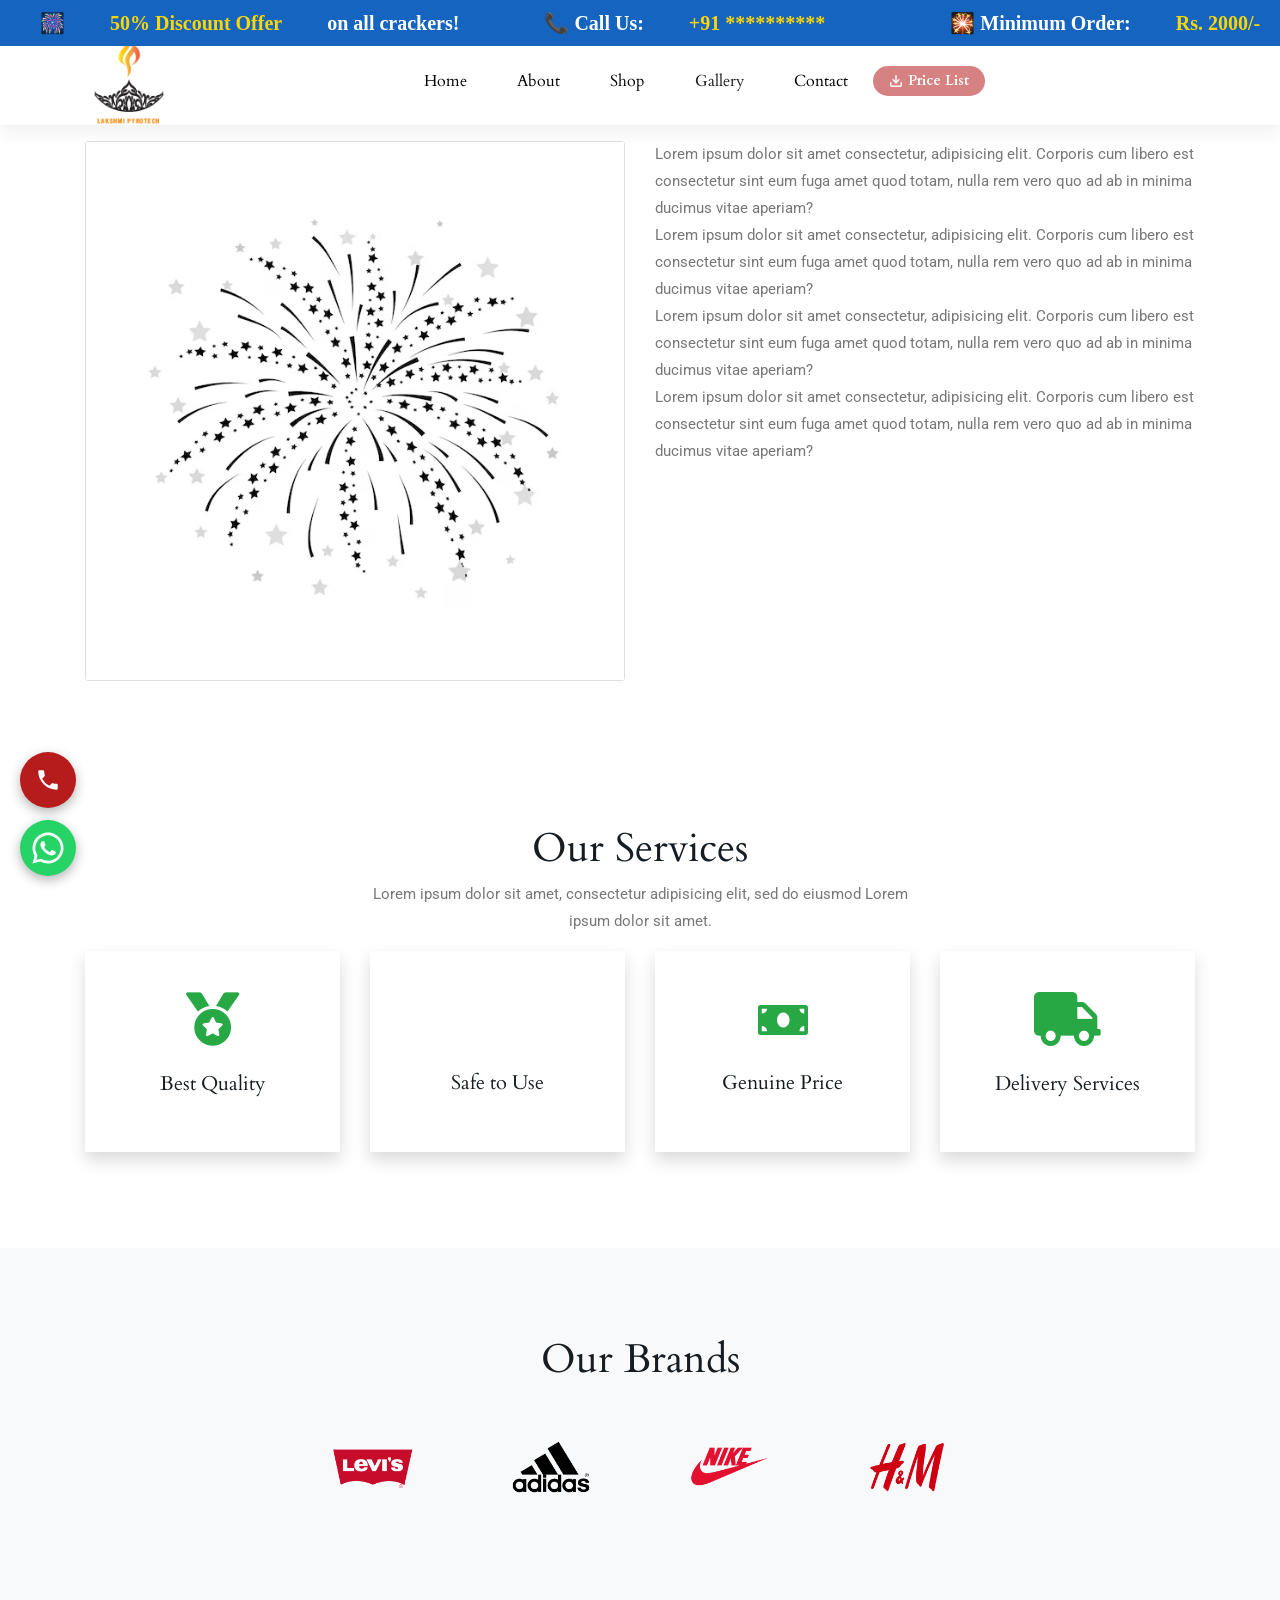
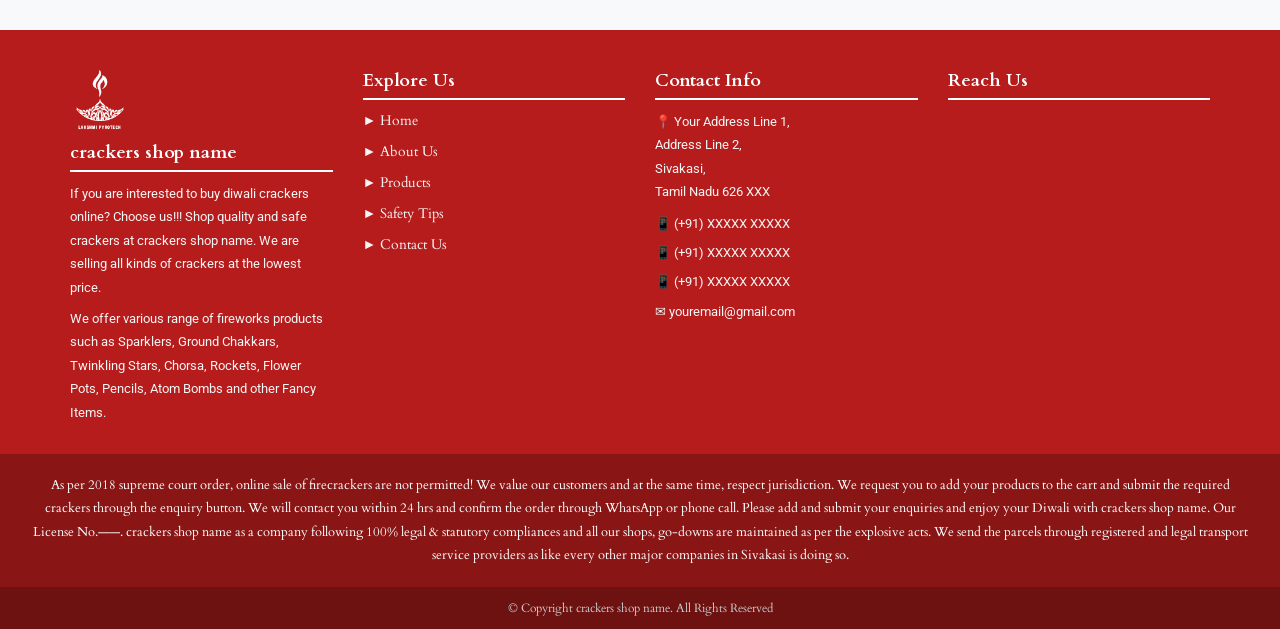
<file: about.html>
<!doctype html>
<html lang="en">
<head>
  <meta charset="utf-8">
  <meta name="viewport" content="width=device-width, initial-scale=1, shrink-to-fit=no">
  <title>Contact - cracker shop name</title>
  <link rel="icon" href="img/LP_CMYK.png">
  <link rel="stylesheet" href="css/bootstrap.min.css">
  <link rel="stylesheet" href="css/themify-icons.css">
  <link rel="stylesheet" href="css/all.css">
  <link rel="stylesheet" href="css/style.css">
</head>

<style>

   /* ================================================
       CASE 5 — CALL FLOATING BUTTON
    ================================================ */
    #callBtn {
      position: fixed;
      bottom: 92px;
      left: 20px;
      z-index: 9997;
      width: 56px;
      height: 56px;
      background: #b71c1c;
      border-radius: 50%;
      display: flex;
      align-items: center;
      justify-content: center;
      box-shadow: 0 4px 12px rgba(0,0,0,0.3);
      text-decoration: none;
      transition: transform 0.2s;
    }
    #callBtn:hover { transform: scale(1.1); }
    #callBtn svg {
      width: 26px;
      height: 26px;
      fill: #fff;
    }



 /* ================================================
       CASE 3 — TOP MARQUEE RUNNING TEXT BAR
    ================================================ */
    #marqueeBar {
  background: #1565c0;
  color: #fff;
  padding: 8px 0;
  font-size: 14px;
  font-weight: 600;
  overflow: hidden;
  white-space: nowrap;
  position: fixed;
  top: 0;
  left: 0;
  right: 0;
  z-index: 10001;
}

    #marqueeBar .marquee-track {
      display: inline-block;
      animation: marqueeScroll 40s linear infinite;
          font-family: open sans-serif;
    font-size: 20px;
    }
    #marqueeBar .marquee-track span {
      margin: 0 40px;
    }
    #marqueeBar .marquee-track .highlight {
      color: #FFD600;
      font-weight: bolder;
    }
    @keyframes marqueeScroll {
      0%   { transform: translateX(100vw); }
      100% { transform: translateX(-100%); }
    }

    /* ================================================
       CASE 2 — WHATSAPP FLOATING BUTTON
    ================================================ */
    #whatsappBtn {
      position: fixed;
      bottom: 24px;
      left: 20px;
      z-index: 9997;
      width: 56px;
      height: 56px;
      background: #25D366;
      border-radius: 50%;
      display: flex;
      align-items: center;
      justify-content: center;
      box-shadow: 0 4px 12px rgba(0,0,0,0.3);
      text-decoration: none;
      transition: transform 0.2s;
    }
    #whatsappBtn:hover { transform: scale(1.1); }
    #whatsappBtn svg {
      width: 32px;
      height: 32px;
      fill: #fff;
    }

</style>

<body>

<!-- ================================================
     CASE 2: WHATSAPP FLOATING BUTTON
     Change the number below (91XXXXXXXXXX)
================================================ -->
<a id="whatsappBtn"
   href="https://wa.me/9487028086?text=Hi%2C%20I%20am%20interested%20in%20buying%20crackers%20from%20Sri%20Lakshmi%20Pyro%20Tech.%20Please%20share%20the%20price%20list."
   target="_blank"
   title="Chat on WhatsApp">
  <svg viewBox="0 0 32 32" xmlns="http://www.w3.org/2000/svg">
    <path d="M16 .5C7.44.5.5 7.44.5 16c0 2.83.74 5.49 2.03 7.8L.5 31.5l7.93-2.07A15.44 15.44 0 0016 31.5c8.56 0 15.5-6.94 15.5-15.5S24.56.5 16 .5zm0 28.3a12.73 12.73 0 01-6.5-1.78l-.47-.28-4.7 1.23 1.25-4.58-.31-.49A12.73 12.73 0 1116 28.8zm7-9.45c-.38-.19-2.26-1.12-2.61-1.24-.35-.13-.6-.19-.86.19-.25.38-.98 1.24-1.2 1.5-.22.25-.44.28-.82.09-.38-.19-1.6-.59-3.05-1.88-1.13-1-1.89-2.24-2.11-2.62-.22-.38-.02-.58.17-.77.17-.17.38-.44.57-.66.19-.22.25-.38.38-.63.13-.25.06-.47-.03-.66-.09-.19-.86-2.07-1.18-2.83-.31-.74-.63-.64-.86-.65h-.73c-.25 0-.66.09-1 .47-.35.38-1.32 1.29-1.32 3.14s1.35 3.64 1.54 3.89c.19.25 2.66 4.06 6.44 5.69.9.39 1.6.62 2.15.79.9.29 1.73.25 2.38.15.73-.11 2.26-.92 2.58-1.81.32-.89.32-1.65.22-1.81-.09-.16-.35-.25-.73-.44z"/>
  </svg>
</a>


<!-- ================================================
     CASE 5: CALL FLOATING BUTTON
     Change the number below (+91XXXXXXXXXX)
================================================ -->
<a id="callBtn"
   href="tel:+919487028086"
   title="Call Us">
  <svg viewBox="0 0 24 24" xmlns="http://www.w3.org/2000/svg">
    <path d="M6.62 10.79a15.09 15.09 0 006.59 6.59l2.2-2.2a1 1 0 011.01-.24 11.36 11.36 0 003.55.57 1 1 0 011 1V20a1 1 0 01-1 1A17 17 0 013 4a1 1 0 011-1h3.49a1 1 0 011 1 11.36 11.36 0 00.57 3.55 1 1 0 01-.25 1.01l-2.2 2.23z"/>
  </svg>
</a>

   <div id="marqueeBar">
  <div class="marquee-track">
    <span>🎆 <span class="highlight">50% Discount Offer</span> on all crackers!</span>
    <span>📞 Call Us: <span class="highlight">+91 **********</span></span>
    <span>🎇 Minimum Order: <span class="highlight">Rs. 2000/-</span></span>
    <span>🎆 <span class="highlight">கடைசி நேரத்தில் ஆர்டர் செய்வதை தவிருங்கள்!</span></span>
    <span>📞 Call Us: <span class="highlight">+91 **********</span></span>
    <span>🎆 <span class="highlight">50% Discount Offer</span> on all crackers!</span>
    <span>✉️ crackersname@gmail.com</span>
  </div>
</div>
 

<!-- Navbar -->
<div class="main_menu menu_fixed home_menu mobile_menu_fixed">
  <div class="container">
    <div class="row align-items-center">
      <div class="col-lg-12">
        <nav class="navbar navbar-expand-lg navbar-light">
          <!-- <a class="navbar-brand" href="Home.html"><img src="img/LP_CMYK.png" style="height:88px"></a> -->
          <a class="navbar-brand" href="/"><img src="img/LP_CMYK.png" style="height:88px"></a>
          <button class="navbar-toggler" data-toggle="collapse" data-target="#navbarNav">
            <span class="menu_icon"></span>
          </button>
          <div class="collapse navbar-collapse main-menu-item" id="navbarNav">

                        <ul class="navbar-nav">
  <li class="nav-item"><a class="nav-link" href="/">Home</a></li>
  <li class="nav-item"><a class="nav-link" href="/about">About</a></li>
  <li class="nav-item"><a class="nav-link" href="/shop">Shop</a></li>
  <li class="nav-item"><a class="nav-link active" href="/gallery">Gallery</a></li>
  <li class="nav-item"><a class="nav-link" href="/contact">Contact</a></li>

  <!-- ✅ Price List — styled as a distinct download button -->
<!-- ✅ Price List — fixed alignment -->
<li class="nav-item" style="display:flex; align-items:center;">
  <a href="#" id="priceListBtn"
     onclick="downloadPriceList(event)"
     style="
       display: inline-flex;
       align-items: center;
       gap: 5px;
       background: #b71c1c;
       color: #fff !important;
       padding: 8px 16px;
       border-radius: 20px;
       font-size: 14px;
       font-weight: 600;
       line-height: 1;
       margin: 0;
       text-decoration: none;
       cursor: pointer;
     ">
    <svg width="14" height="14" viewBox="0 0 24 24" fill="none"
         stroke="currentColor" stroke-width="2.5"
         stroke-linecap="round" stroke-linejoin="round">
      <path d="M21 15v4a2 2 0 0 1-2 2H5a2 2 0 0 1-2-2v-4"/>
      <polyline points="7 10 12 15 17 10"/>
      <line x1="12" y1="15" x2="12" y2="3"/>
    </svg>
    Price List
  </a>
</li>
</ul>

          </div>
        </nav>
      </div>
    </div>
  </div>
</div>


   
    <section class=" py-5">
      <div class="container" id="about">
        <h1>ABOUT US</h1>
        <div class="row" style="margin-top: 50px">
          <div class="col-md-6 py-3 py-md-0">
            <div class="card">
              <img src="assets/img/about-crackers-1.avif" alt="" />
            </div>
          </div>
          <div class="col-md-6 py-3 py-md-0">
            <p>Lorem ipsum dolor sit amet consectetur, adipisicing elit. Corporis cum libero est consectetur sint eum fuga amet quod totam, nulla rem vero quo ad ab in minima ducimus vitae aperiam?</p>
            <p>Lorem ipsum dolor sit amet consectetur, adipisicing elit. Corporis cum libero est consectetur sint eum fuga amet quod totam, nulla rem vero quo ad ab in minima ducimus vitae aperiam?</p>
            <p>Lorem ipsum dolor sit amet consectetur, adipisicing elit. Corporis cum libero est consectetur sint eum fuga amet quod totam, nulla rem vero quo ad ab in minima ducimus vitae aperiam?</p>
            <p>Lorem ipsum dolor sit amet consectetur, adipisicing elit. Corporis cum libero est consectetur sint eum fuga amet quod totam, nulla rem vero quo ad ab in minima ducimus vitae aperiam?</p>
          </div>
        </div>
      </div>
    </section>
    <!-- Close Banner -->

    <!-- Start Section -->
    <section class="container py-5">
      <div class="row text-center pt-5 pb-3">
        <div class="col-lg-6 m-auto">
          <h1 class="h1">Our Services</h1>
          <p>
            Lorem ipsum dolor sit amet, consectetur adipisicing elit, sed do
            eiusmod Lorem ipsum dolor sit amet.
          </p>
        </div>
      </div>
      <div class="row">
        <div class="col-md-6 col-lg-3 pb-5">
          <div class="h-100 py-5 services-icon-wap shadow">
            <div class="h1 text-success text-center">
              <i class="fa fa-medal fa-lg"></i>
            </div>
            <h2 class="h5 mt-4 text-center">Best Quality</h2> 
          </div>
        </div>

        <div class="col-md-6 col-lg-3 pb-5">
          <div class="h-100 py-5 services-icon-wap shadow">
            <div class="h1 text-success text-center">
              <i class="fa fa-shield-check fa-lg"></i>
            </div>
            <h2 class="h5 mt-4 text-center">Safe to Use</h2> 
          </div>
        </div>

        <div class="col-md-6 col-lg-3 pb-5">
          <div class="h-100 py-5 services-icon-wap shadow">
            <div class="h1 text-success text-center">
              <i class="fa fa-money-bill"></i>
            </div>
            <h2 class="h5 mt-4 text-center">Genuine Price</h2>  
          </div>
        </div>

        <div class="col-md-6 col-lg-3 pb-5">
          <div class="h-100 py-5 services-icon-wap shadow">
            <div class="h1 text-success text-center">
              <i class="fa fa-truck fa-lg"></i>
            </div>
            <h2 class="h5 mt-4 text-center">Delivery Services</h2>
          </div>
        </div>
      </div>
    </section>
    <!-- End Section -->

    <!-- Start Brands -->
    <section class="bg-light py-5">
      <div class="container my-4">
        <div class="row text-center py-3">
          <div class="col-lg-6 m-auto">
            <h1 class="h1">Our Brands</h1>
            <!-- <p>
              Lorem ipsum dolor sit amet, consectetur adipisicing elit, sed do
              eiusmod Lorem ipsum dolor sit amet.
            </p> -->
          </div>
          <div class="col-lg-9 m-auto tempaltemo-carousel">
            <div class="row d-flex flex-row">
              <!--Controls-->
              <div class="col-1 align-self-center">
                <a
                  class="h1"
                  href="#templatemo-slide-brand"
                  role="button"
                  data-bs-slide="prev"
                >
                  <i class="text-light fas fa-chevron-left"></i>
                </a>
              </div>
              <!--End Controls-->

              <!--Carousel Wrapper-->
              <div class="col">
                <div
                  class="carousel slide carousel-multi-item pt-2 pt-md-0"
                  id="templatemo-slide-brand"
                  data-bs-ride="carousel"
                >
                  <!--Slides-->
                  <div class="carousel-inner product-links-wap" role="listbox">
                    <!--First slide-->
                    <div class="carousel-item active">
                      <div class="row">
                        <div class="col-3 p-md-5">
                          <a href="#"
                            ><img
                              class="img-fluid brand-img"
                              src="assets/img/brand_01.png"
                              alt="Brand Logo"
                          /></a>
                        </div>
                        <div class="col-3 p-md-5">
                          <a href="#"
                            ><img
                              class="img-fluid brand-img"
                              src="assets/img/brand_02.png"
                              alt="Brand Logo"
                          /></a>
                        </div>
                        <div class="col-3 p-md-5">
                          <a href="#"
                            ><img
                              class="img-fluid brand-img"
                              src="assets/img/brand_03.png"
                              alt="Brand Logo"
                          /></a>
                        </div>
                        <div class="col-3 p-md-5">
                          <a href="#"
                            ><img
                              class="img-fluid brand-img"
                              src="assets/img/brand_04.png"
                              alt="Brand Logo"
                          /></a>
                        </div>
                      </div>
                    </div>
                    <!--End First slide-->

                    <!--Second slide-->
                    <div class="carousel-item">
                      <div class="row">
                        <div class="col-3 p-md-5">
                          <a href="#"
                            ><img
                              class="img-fluid brand-img"
                              src="assets/img/brand_01.png"
                              alt="Brand Logo"
                          /></a>
                        </div>
                        <div class="col-3 p-md-5">
                          <a href="#"
                            ><img
                              class="img-fluid brand-img"
                              src="assets/img/brand_02.png"
                              alt="Brand Logo"
                          /></a>
                        </div>
                        <div class="col-3 p-md-5">
                          <a href="#"
                            ><img
                              class="img-fluid brand-img"
                              src="assets/img/brand_03.png"
                              alt="Brand Logo"
                          /></a>
                        </div>
                        <div class="col-3 p-md-5">
                          <a href="#"
                            ><img
                              class="img-fluid brand-img"
                              src="assets/img/brand_04.png"
                              alt="Brand Logo"
                          /></a>
                        </div>
                      </div>
                    </div>
                    <!--End Second slide-->

                    <!--Third slide-->
                    <div class="carousel-item">
                      <div class="row">
                        <div class="col-3 p-md-5">
                          <a href="#"
                            ><img
                              class="img-fluid brand-img"
                              src="assets/img/brand_01.png"
                              alt="Brand Logo"
                          /></a>
                        </div>
                        <div class="col-3 p-md-5">
                          <a href="#"
                            ><img
                              class="img-fluid brand-img"
                              src="assets/img/brand_02.png"
                              alt="Brand Logo"
                          /></a>
                        </div>
                        <div class="col-3 p-md-5">
                          <a href="#"
                            ><img
                              class="img-fluid brand-img"
                              src="assets/img/brand_03.png"
                              alt="Brand Logo"
                          /></a>
                        </div>
                        <div class="col-3 p-md-5">
                          <a href="#"
                            ><img
                              class="img-fluid brand-img"
                              src="assets/img/brand_04.png"
                              alt="Brand Logo"
                          /></a>
                        </div>
                      </div>
                    </div>
                    <!--End Third slide-->
                  </div>
                  <!--End Slides-->
                </div>
              </div>
              <!--End Carousel Wrapper-->

              <!--Controls-->
              <div class="col-1 align-self-center">
                <a
                  class="h1"
                  href="#templatemo-slide-brand"
                  role="button"
                  data-bs-slide="next"
                >
                  <i class="text-light fas fa-chevron-right"></i>
                </a>
              </div>
              <!--End Controls-->
            </div>
          </div>
        </div>
      </div>
    </section>
    <!--End Brands-->




    <footer class="footer-area" style="background:#b71c1c; color:#fff; padding: 40px 0 0 0;">

  <!-- 4 column section -->
  <div style="max-width:1200px; margin:0 auto; padding: 0 30px 30px 30px; display:flex; flex-wrap:wrap; gap:30px; justify-content:space-between;">

    <!-- Col 1: Company Info -->
    <div style="flex:1; min-width:200px;">
      <!-- <img src="img/LP_CMYK.png" style="height:60px; margin-bottom:12px; filter:brightness(0) invert(1);"> -->
      <img src="img/LP_CMYK.png" style="height:60px; margin-bottom:12px; filter:brightness(0) invert(1);">
      <h4 style="color:#fff; font-size:18px; font-weight:700; margin-bottom:10px; border-bottom:2px solid #fff; padding-bottom:6px;">crackers shop name</h4>
      <p style="font-size:13px; line-height:1.8; color:#f5f5f5;">
        If you are interested to buy diwali crackers online? Choose us!!! Shop quality and safe crackers at crackers shop name. We are selling all kinds of crackers at the lowest price.
      </p>
      <p style="font-size:13px; line-height:1.8; color:#f5f5f5; margin-top:8px;">
        We offer various range of fireworks products such as Sparklers, Ground Chakkars, Twinkling Stars, Chorsa, Rockets, Flower Pots, Pencils, Atom Bombs and other Fancy Items.
      </p>
    </div>

    <!-- Col 2: Explore Us -->
    <div style="flex:1; min-width:150px;">
      <h4 style="color:#fff; font-size:18px; font-weight:700; margin-bottom:10px; border-bottom:2px solid #fff; padding-bottom:6px;">Explore Us</h4>
      <ul style="list-style:none; padding:0; margin:0;">
        <li style="margin-bottom:10px;"><a href="/"   style="color:#f5f5f5; text-decoration:none; font-size:14px;">&#9658; Home</a></li>
        <li style="margin-bottom:10px;"><a href="/about"   style="color:#f5f5f5; text-decoration:none; font-size:14px;">&#9658; About Us</a></li>
        <li style="margin-bottom:10px;"><a href="/shop"    style="color:#f5f5f5; text-decoration:none; font-size:14px;">&#9658; Products</a></li>
        <li style="margin-bottom:10px;"><a href="/gallery" style="color:#f5f5f5; text-decoration:none; font-size:14px;">&#9658; Safety Tips</a></li>
        <li style="margin-bottom:10px;"><a href="/contact" style="color:#f5f5f5; text-decoration:none; font-size:14px;">&#9658; Contact Us</a></li>
      </ul>
    </div>

    <!-- Col 3: Contact Info -->
    <div style="flex:1; min-width:200px;">
      <h4 style="color:#fff; font-size:18px; font-weight:700; margin-bottom:10px; border-bottom:2px solid #fff; padding-bottom:6px;">Contact Info</h4>
      <p style="font-size:13px; color:#f5f5f5; line-height:1.8; margin-bottom:8px;">
        &#128205; Your Address Line 1,<br>
        Address Line 2,<br>
        Sivakasi,<br>
        Tamil Nadu 626 XXX
      </p>
      <p style="font-size:13px; color:#f5f5f5; margin-bottom:6px;">&#128241; (+91) XXXXX XXXXX</p>
      <p style="font-size:13px; color:#f5f5f5; margin-bottom:6px;">&#128241; (+91) XXXXX XXXXX</p>
      <p style="font-size:13px; color:#f5f5f5; margin-bottom:6px;">&#128241; (+91) XXXXX XXXXX</p>
      <p style="font-size:13px; color:#f5f5f5;">&#9993; youremail@gmail.com</p>
    </div>

    <!-- Col 4: Reach Us (Map) -->
    <div style="flex:1; min-width:200px;">
      <h4 style="color:#fff; font-size:18px; font-weight:700; margin-bottom:10px; border-bottom:2px solid #fff; padding-bottom:6px;">Reach Us</h4>
      <!-- Replace the src with your actual Google Maps embed URL -->
      <iframe
        src="https://www.google.com/maps?q=Sivakasi,Tamil+Nadu&output=embed"
        width="100%"
        height="180"
        style="border:0; border-radius:6px;"
        allowfullscreen=""
        loading="lazy">
      </iframe>
    </div>

  </div>

  <!-- Legal text -->
  <div style="background:rgba(0,0,0,0.25); color:#fff; text-align:center; padding:20px 30px; font-size:13px; line-height:1.8;">
    As per 2018 supreme court order, online sale of firecrackers are not permitted! We value our customers and at the same time, respect jurisdiction. We request you to add your products to the cart and submit the required crackers through the enquiry button. We will contact you within 24 hrs and confirm the order through WhatsApp or phone call. Please add and submit your enquiries and enjoy your Diwali with crackers shop name. Our License No.——. crackers shop name as a company following 100% legal &amp; statutory compliances and all our shops, go-downs are maintained as per the explosive acts. We send the parcels through registered and legal transport service providers as like every other major companies in Sivakasi is doing so.
  </div>

  <!-- Copyright -->
  <div style="background:rgba(0,0,0,0.4); color:#ccc; text-align:center; padding:12px; font-size:12px;">
    &copy; Copyright crackers shop name. All Rights Reserved
  </div>

</footer>



    <!-- Start Script -->
    <!-- <script src="assets/js/jquery-1.11.0.min.js"></script>
    <script src="assets/js/jquery-migrate-1.2.1.min.js"></script>
    <script src="assets/js/bootstrap.bundle.min.js"></script>
    <script src="assets/js/templatemo.js"></script>
    <script src="assets/js/custom.js"></script>
  <script src="script.js"></script> -->

  <script src="js/jquery-1.12.1.min.js"></script>
<script src="js/bootstrap.min.js"></script>
<script src="js/custom.js"></script>


<script>

  const APPS_SCRIPT_URL = "https://script.google.com/macros/s/AKfycbyI-x_2-HtD6jJ4MdpGzh-ZXT15rJ8dlFdz098nJH7mHVdGJ8cg95-D36iCO_7w4y4F/exec";

  let priceListURL = null;
  let isFetching   = true;   // ← tracks if still loading

  // Fetch PDF link on page load
  fetch(APPS_SCRIPT_URL)
    .then(res => res.json())
    .then(data => {
      isFetching = false;
      if (data.priceListUrl) {
        priceListURL = data.priceListUrl;
        console.log("✅ Price List ready:", priceListURL);

        // Update button to show it's ready
        const btn = document.getElementById("priceListBtn");
        if (btn) btn.style.opacity = "1";
      } else {
        console.warn("⚠️ priceListUrl missing from Apps Script response.");
      }
    })
    .catch(err => {
      isFetching = false;
      console.warn("❌ Could not load price list:", err);
    });

  // Dim the button while loading so user knows to wait
  document.addEventListener("DOMContentLoaded", function () {
    const btn = document.getElementById("priceListBtn");
    if (btn) {
      btn.style.opacity   = "0.55";
      btn.style.transition = "opacity 0.4s";
      btn.title = "Loading price list...";
    }
  });

  function downloadPriceList(event) {
    event.preventDefault();

    // Still fetching — wait and retry once
    if (isFetching) {
      const btn = document.getElementById("priceListBtn");
      if (btn) btn.textContent = "Loading…";

      // Wait up to 6 more seconds for fetch to finish
      let waited = 0;
      const check = setInterval(function () {
        waited += 500;
        if (priceListURL) {
          clearInterval(check);
          if (btn) btn.innerHTML = `<svg width="14" height="14" viewBox="0 0 24 24" fill="none" stroke="currentColor" stroke-width="2.5" stroke-linecap="round" stroke-linejoin="round"><path d="M21 15v4a2 2 0 0 1-2 2H5a2 2 0 0 1-2-2v-4"/><polyline points="7 10 12 15 17 10"/><line x1="12" y1="15" x2="12" y2="3"/></svg> Price List`;
          window.open(priceListURL, "_blank");
        } else if (waited >= 6000) {
          clearInterval(check);
          if (btn) btn.innerHTML = `<svg width="14" height="14" viewBox="0 0 24 24" fill="none" stroke="currentColor" stroke-width="2.5" stroke-linecap="round" stroke-linejoin="round"><path d="M21 15v4a2 2 0 0 1-2 2H5a2 2 0 0 1-2-2v-4"/><polyline points="7 10 12 15 17 10"/><line x1="12" y1="15" x2="12" y2="3"/></svg> Price List`;
          alert("Still loading — please try clicking again in a moment.");
        }
      }, 500);
      return;
    }

    // Fetch done but no URL found
    if (!priceListURL) {
      alert(
        "Price List is not available.\n\n" +
        "Please check:\n" +
        "Please call for details:\n" +
        "• 9443328086"
      );
      return;
    }

    window.open(priceListURL, "_blank");
  }

</script>

    <!-- End Script -->
  </body>
</html>
</file>
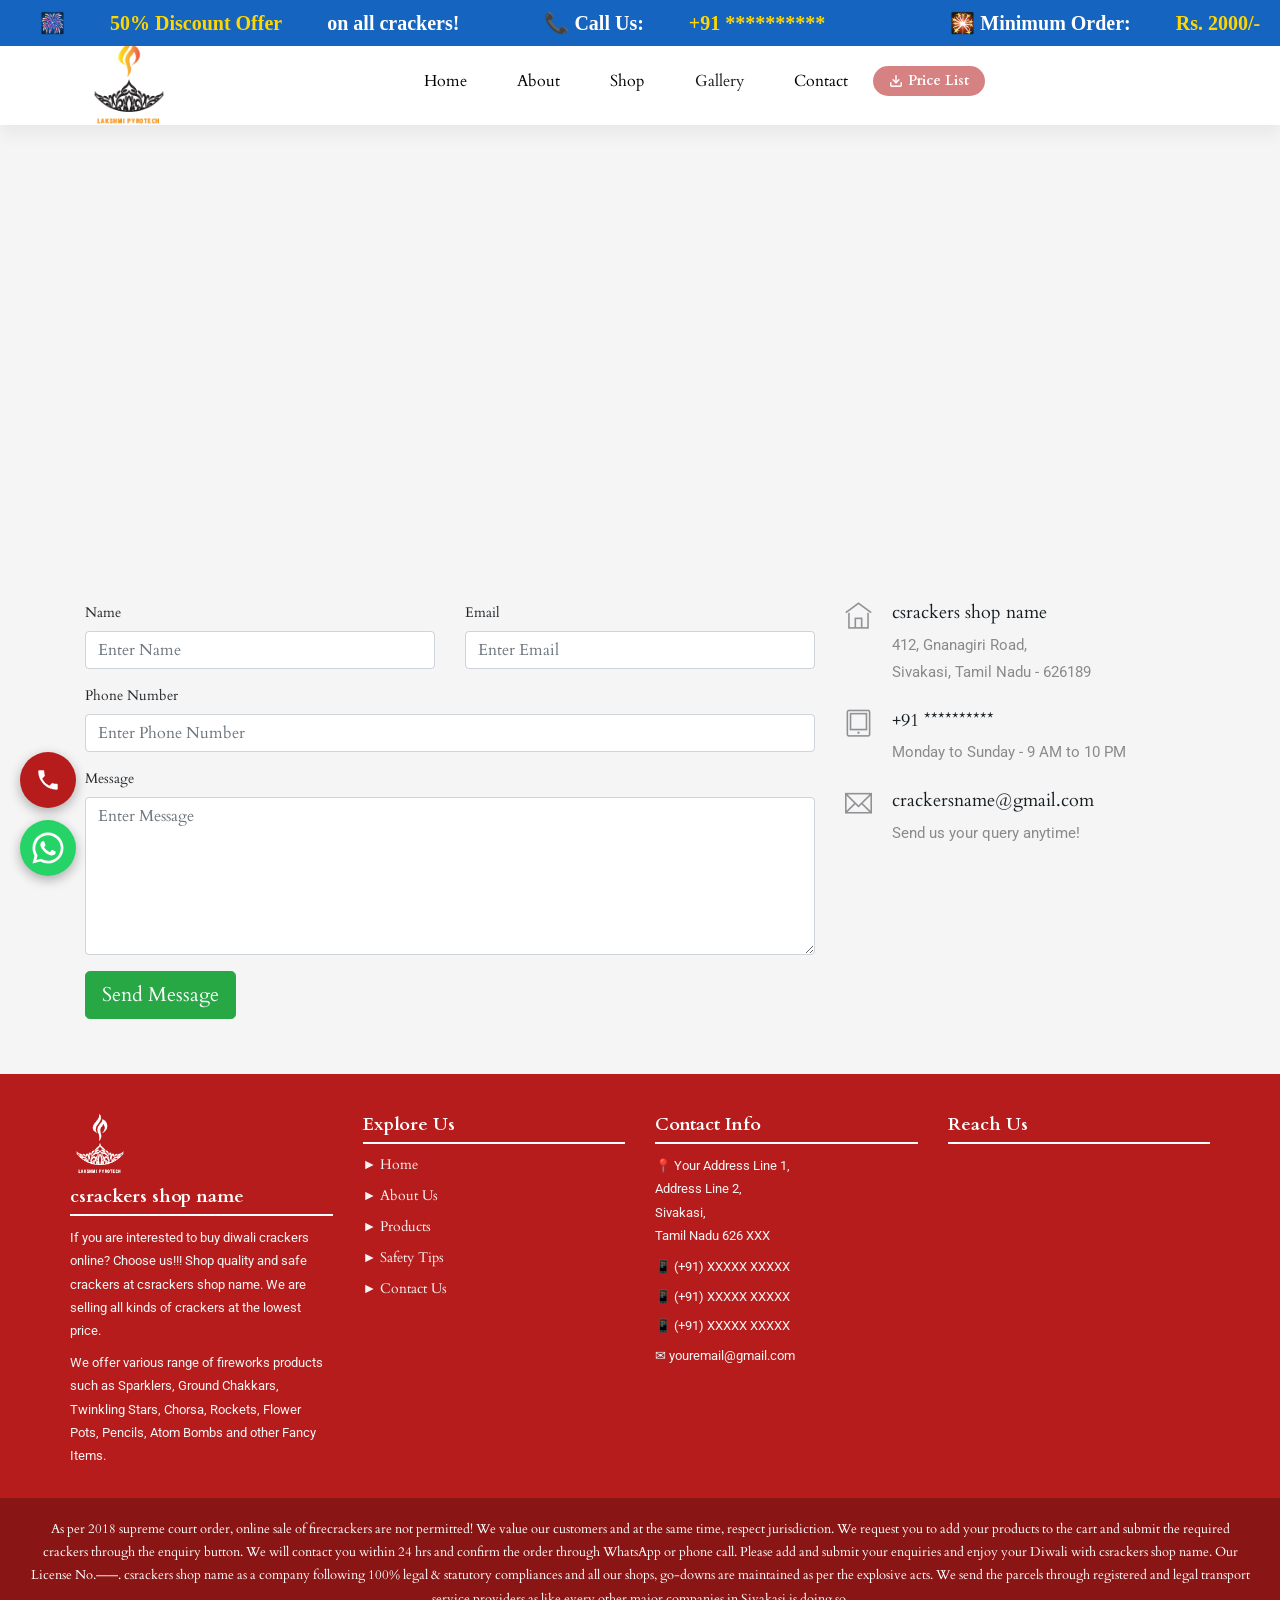
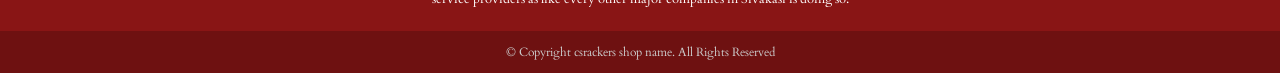
<file: contact.html>
<!doctype html>
<html lang="en">

<head>
    <meta charset="utf-8">
    <meta name="viewport" content="width=device-width, initial-scale=1, shrink-to-fit=no">
    <title>Contact - csrackers shop name</title>

    <link rel="icon" href="img/LP_CMYK.png">

    <link rel="stylesheet" href="css/bootstrap.min.css">
    <link rel="stylesheet" href="css/themify-icons.css">
    <link rel="stylesheet" href="css/all.css">
    <link rel="stylesheet" href="css/style.css">
</head>

<body>

  <!-- ================================================
     CASE 2: WHATSAPP FLOATING BUTTON
     Change the number below (91XXXXXXXXXX)
================================================ -->
<a id="whatsappBtn"
   href="https://wa.me/9487028086?text=Hi%2C%20I%20am%20interested%20in%20buying%20crackers%20from%20Sri%20Lakshmi%20Pyro%20Tech.%20Please%20share%20the%20price%20list."
   target="_blank"
   title="Chat on WhatsApp">
  <svg viewBox="0 0 32 32" xmlns="http://www.w3.org/2000/svg">
    <path d="M16 .5C7.44.5.5 7.44.5 16c0 2.83.74 5.49 2.03 7.8L.5 31.5l7.93-2.07A15.44 15.44 0 0016 31.5c8.56 0 15.5-6.94 15.5-15.5S24.56.5 16 .5zm0 28.3a12.73 12.73 0 01-6.5-1.78l-.47-.28-4.7 1.23 1.25-4.58-.31-.49A12.73 12.73 0 1116 28.8zm7-9.45c-.38-.19-2.26-1.12-2.61-1.24-.35-.13-.6-.19-.86.19-.25.38-.98 1.24-1.2 1.5-.22.25-.44.28-.82.09-.38-.19-1.6-.59-3.05-1.88-1.13-1-1.89-2.24-2.11-2.62-.22-.38-.02-.58.17-.77.17-.17.38-.44.57-.66.19-.22.25-.38.38-.63.13-.25.06-.47-.03-.66-.09-.19-.86-2.07-1.18-2.83-.31-.74-.63-.64-.86-.65h-.73c-.25 0-.66.09-1 .47-.35.38-1.32 1.29-1.32 3.14s1.35 3.64 1.54 3.89c.19.25 2.66 4.06 6.44 5.69.9.39 1.6.62 2.15.79.9.29 1.73.25 2.38.15.73-.11 2.26-.92 2.58-1.81.32-.89.32-1.65.22-1.81-.09-.16-.35-.25-.73-.44z"/>
  </svg>
</a>


<!-- ================================================
     CASE 5: CALL FLOATING BUTTON
     Change the number below (+91XXXXXXXXXX)
================================================ -->
<a id="callBtn"
   href="tel:+919487028086"
   title="Call Us">
  <svg viewBox="0 0 24 24" xmlns="http://www.w3.org/2000/svg">
    <path d="M6.62 10.79a15.09 15.09 0 006.59 6.59l2.2-2.2a1 1 0 011.01-.24 11.36 11.36 0 003.55.57 1 1 0 011 1V20a1 1 0 01-1 1A17 17 0 013 4a1 1 0 011-1h3.49a1 1 0 011 1 11.36 11.36 0 00.57 3.55 1 1 0 01-.25 1.01l-2.2 2.23z"/>
  </svg>
</a>

    <div id="marqueeBar">
  <div class="marquee-track">
    <span>🎆 <span class="highlight">50% Discount Offer</span> on all crackers!</span>
    <span>📞 Call Us: <span class="highlight">+91 **********</span></span>
    <span>🎇 Minimum Order: <span class="highlight">Rs. 2000/-</span></span>
    <span>🎆 <span class="highlight">கடைசி நேரத்தில் ஆர்டர் செய்வதை தவிருங்கள்!</span></span>
    <span>📞 Call Us: <span class="highlight">+91 **********</span></span>
    <span>🎆 <span class="highlight">50% Discount Offer</span> on all crackers!</span>
    <span>✉️ crackersname@gmail.com</span>
  </div>
</div>


    <!-- Navbar -->
    <div class="main_menu menu_fixed home_menu mobile_menu_fixed">
        <div class="container">
            <div class="row align-items-center">
                <div class="col-lg-12">
                    <nav class="navbar navbar-expand-lg navbar-light">
                        <a class="navbar-brand" href="/home">
                            <!-- <img src="img/LP_CMYK.png" alt="logo" style="height:88px;"> -->
                            <img src="img/LP_CMYK.png" alt="logo" style="height:88px;">
          

                        </a>

                        <button class="navbar-toggler" type="button" data-toggle="collapse"
                            data-target="#navbarNav">
                            <span class="menu_icon"></span>
                        </button>

                        <div class="collapse navbar-collapse main-menu-item" id="navbarNav">

                                        <ul class="navbar-nav">
  <li class="nav-item"><a class="nav-link" href="/">Home</a></li>
  <li class="nav-item"><a class="nav-link" href="/about">About</a></li>
  <li class="nav-item"><a class="nav-link" href="/shop">Shop</a></li>
  <li class="nav-item"><a class="nav-link active" href="/gallery">Gallery</a></li>
  <li class="nav-item"><a class="nav-link" href="/contact">Contact</a></li>

  <!-- ✅ Price List — styled as a distinct download button -->
<!-- ✅ Price List — fixed alignment -->
<li class="nav-item" style="display:flex; align-items:center;">
  <a href="#" id="priceListBtn"
     onclick="downloadPriceList(event)"
     style="
       display: inline-flex;
       align-items: center;
       gap: 5px;
       background: #b71c1c;
       color: #fff !important;
       padding: 8px 16px;
       border-radius: 20px;
       font-size: 14px;
       font-weight: 600;
       line-height: 1;
       margin: 0;
       text-decoration: none;
       cursor: pointer;
     ">
    <svg width="14" height="14" viewBox="0 0 24 24" fill="none"
         stroke="currentColor" stroke-width="2.5"
         stroke-linecap="round" stroke-linejoin="round">
      <path d="M21 15v4a2 2 0 0 1-2 2H5a2 2 0 0 1-2-2v-4"/>
      <polyline points="7 10 12 15 17 10"/>
      <line x1="12" y1="15" x2="12" y2="3"/>
    </svg>
    Price List
  </a>
</li>
</ul>

                        </div>
                    </nav>
                </div>
            </div>
        </div>
    </div>

    <!-- Contact Section -->
    <section class="contact-section section_padding" style="background-color: whitesmoke;">

        <h1 class="text-center font-weight-bold text-success py-4">
            Contact Us
        </h1>

        <div class="container">

            <!-- Google Map -->
            <section class="mb-5">
                <div class="mapouter">
                    <div class="gmap_canvas">
                        <iframe class="gmap_iframe" width="100%" frameborder="0" scrolling="no"
                            src="https://maps.google.com/maps?width=600&height=400&hl=en&q=Sri Lakshmi PyroTech, 412, Gnanagiri Road, Sivakasi&t=&z=14&ie=UTF8&iwloc=B&output=embed">
                        </iframe>
                    </div>
                </div>
            </section>

            <div class="row">

                <!-- Contact Form -->
                <div class="col-lg-8">

                    <form id="customerForm">

                        <div class="row">

                            <div class="col-md-6 mb-3">
                                <label>Name</label>
                                <input type="text" class="form-control" id="name" placeholder="Enter Name">
                            </div>

                            <div class="col-md-6 mb-3">
                                <label>Email</label>
                                <input type="email" class="form-control" id="mail" placeholder="Enter Email">
                            </div>

                        </div>

                        <div class="mb-3">
                            <label>Phone Number</label>
                            <input type="text" class="form-control" id="phone"
                                placeholder="Enter Phone Number">
                        </div>

                        <div class="mb-3">
                            <label>Message</label>
                            <textarea class="form-control" id="message" rows="6"
                                placeholder="Enter Message"></textarea>
                        </div>

                        <button type="button" class="btn btn-success btn-lg" onclick="sendMessage()"
                            id="submitBtn">
                            Send Message
                        </button>

                    </form>

                </div>

                <!-- Contact Info -->
                <div class="col-lg-4 mt-4 mt-lg-0">

                    <div class="media contact-info mb-4">
                        <span class="contact-info__icon">
                            <i class="ti-home"></i>
                        </span>

                        <div class="media-body">
                            <h4>csrackers shop name</h4>
                            <p>
                                412, Gnanagiri Road,<br>
                                Sivakasi, Tamil Nadu - 626189
                            </p>
                        </div>
                    </div>

                    <div class="media contact-info mb-4">
                        <span class="contact-info__icon">
                            <i class="ti-tablet"></i>
                        </span>

                        <div class="media-body">
                            <h4>+91 **********</h4>
                            <p>Monday to Sunday - 9 AM to 10 PM</p>
                        </div>
                    </div>

                    <div class="media contact-info">
                        <span class="contact-info__icon">
                            <i class="ti-email"></i>
                        </span>

                        <div class="media-body">
                            <h4>crackersname@gmail.com</h4>
                            <p>Send us your query anytime!</p>
                        </div>
                    </div>

                </div>

            </div>
        </div>
    </section>

    <!-- Footer -->
    <footer class="footer-area" style="background:#b71c1c; color:#fff; padding: 40px 0 0 0;">

  <!-- 4 column section -->
  <div style="max-width:1200px; margin:0 auto; padding: 0 30px 30px 30px; display:flex; flex-wrap:wrap; gap:30px; justify-content:space-between;">

    <!-- Col 1: Company Info -->
    <div style="flex:1; min-width:200px;">
      <!-- <img src="img/LP_CMYK.png" style="height:60px; margin-bottom:12px; filter:brightness(0) invert(1);"> -->
      <img src="img/LP_CMYK.png" style="height:60px; margin-bottom:12px; filter:brightness(0) invert(1);">

      <h4 style="color:#fff; font-size:18px; font-weight:700; margin-bottom:10px; border-bottom:2px solid #fff; padding-bottom:6px;">csrackers shop name</h4>
      <p style="font-size:13px; line-height:1.8; color:#f5f5f5;">
        If you are interested to buy diwali crackers online? Choose us!!! Shop quality and safe crackers at csrackers shop name. We are selling all kinds of crackers at the lowest price.
      </p>
      <p style="font-size:13px; line-height:1.8; color:#f5f5f5; margin-top:8px;">
        We offer various range of fireworks products such as Sparklers, Ground Chakkars, Twinkling Stars, Chorsa, Rockets, Flower Pots, Pencils, Atom Bombs and other Fancy Items.
      </p>
    </div>

    <!-- Col 2: Explore Us -->
    <div style="flex:1; min-width:150px;">
      <h4 style="color:#fff; font-size:18px; font-weight:700; margin-bottom:10px; border-bottom:2px solid #fff; padding-bottom:6px;">Explore Us</h4>
      <ul style="list-style:none; padding:0; margin:0;">
        <li style="margin-bottom:10px;"><a href="/"    style="color:#f5f5f5; text-decoration:none; font-size:14px;">&#9658; Home</a></li>
        <li style="margin-bottom:10px;"><a href="/about"   style="color:#f5f5f5; text-decoration:none; font-size:14px;">&#9658; About Us</a></li>
        <li style="margin-bottom:10px;"><a href="/shop"    style="color:#f5f5f5; text-decoration:none; font-size:14px;">&#9658; Products</a></li>
        <li style="margin-bottom:10px;"><a href="/gallery" style="color:#f5f5f5; text-decoration:none; font-size:14px;">&#9658; Safety Tips</a></li>
        <li style="margin-bottom:10px;"><a href="/contact" style="color:#f5f5f5; text-decoration:none; font-size:14px;">&#9658; Contact Us</a></li>
      </ul>
    </div>

    <!-- Col 3: Contact Info -->
    <div style="flex:1; min-width:200px;">
      <h4 style="color:#fff; font-size:18px; font-weight:700; margin-bottom:10px; border-bottom:2px solid #fff; padding-bottom:6px;">Contact Info</h4>
      <p style="font-size:13px; color:#f5f5f5; line-height:1.8; margin-bottom:8px;">
        &#128205; Your Address Line 1,<br>
        Address Line 2,<br>
        Sivakasi,<br>
        Tamil Nadu 626 XXX
      </p>
      <p style="font-size:13px; color:#f5f5f5; margin-bottom:6px;">&#128241; (+91) XXXXX XXXXX</p>
      <p style="font-size:13px; color:#f5f5f5; margin-bottom:6px;">&#128241; (+91) XXXXX XXXXX</p>
      <p style="font-size:13px; color:#f5f5f5; margin-bottom:6px;">&#128241; (+91) XXXXX XXXXX</p>
      <p style="font-size:13px; color:#f5f5f5;">&#9993; youremail@gmail.com</p>
    </div>

    <!-- Col 4: Reach Us (Map) -->
    <div style="flex:1; min-width:200px;">
      <h4 style="color:#fff; font-size:18px; font-weight:700; margin-bottom:10px; border-bottom:2px solid #fff; padding-bottom:6px;">Reach Us</h4>
      <!-- Replace the src with your actual Google Maps embed URL -->
      <iframe
        src="https://www.google.com/maps?q=Sivakasi,Tamil+Nadu&output=embed"
        width="100%"
        height="180"
        style="border:0; border-radius:6px;"
        allowfullscreen=""
        loading="lazy">
      </iframe>
    </div>

  </div>

  <!-- Legal text -->
  <div style="background:rgba(0,0,0,0.25); color:#fff; text-align:center; padding:20px 30px; font-size:13px; line-height:1.8;">
    As per 2018 supreme court order, online sale of firecrackers are not permitted! We value our customers and at the same time, respect jurisdiction. We request you to add your products to the cart and submit the required crackers through the enquiry button. We will contact you within 24 hrs and confirm the order through WhatsApp or phone call. Please add and submit your enquiries and enjoy your Diwali with csrackers shop name. Our License No.——. csrackers shop name as a company following 100% legal &amp; statutory compliances and all our shops, go-downs are maintained as per the explosive acts. We send the parcels through registered and legal transport service providers as like every other major companies in Sivakasi is doing so.
  </div>

  <!-- Copyright -->
  <div style="background:rgba(0,0,0,0.4); color:#ccc; text-align:center; padding:12px; font-size:12px;">
    &copy; Copyright csrackers shop name. All Rights Reserved
  </div>

</footer>


    <!-- Scripts -->
    <script src="js/jquery-1.12.1.min.js"></script>
    <script src="js/bootstrap.min.js"></script>
<script src="js/custom.js"></script>

   <script>



  // ── Contact form URL (your existing one) ────────────────────────────────
  const SCRIPT_URL = "https://script.google.com/macros/s/AKfycby_s8ayQLda-8Kzunwqu8OnPXBnvzLVAXesaVCqNIlT3wTAg4N3CvfDJe6qX9t_ILcB/exec";

  // ─────────────────────────────────────────────────────────────────────
  // NEW: WhatsApp number the contact form should message after saving.
  // Use the full number with country code and NO spaces, +, or dashes.
  // Example: for +91 94433 28086 → "919443328086"
  // ─────────────────────────────────────────────────────────────────────
  const WHATSAPP_NUMBER = "919487028086"; // ← same number used in /shop


  // ── Contact form submit ─────────────────────────────────────────────────
  function sendMessage() {
    const name    = document.getElementById("name").value.trim();
    const email   = document.getElementById("mail").value.trim();
    const phone   = document.getElementById("phone").value.trim();
    const message = document.getElementById("message").value.trim();

    if (!name || !email || !phone || !message) {
      alert("Please fill all fields");
      return;
    }

    const formData = new FormData();
    formData.append("name", name);
    formData.append("email", email);
    formData.append("phone", phone);
    formData.append("message", message);

    const submitBtn = document.getElementById("submitBtn");
    submitBtn.disabled = true;
    submitBtn.textContent = "Sending…";

    fetch(SCRIPT_URL, { method: "POST", body: formData })
      .then(response => response.text())
      .then(result => {
        document.getElementById("customerForm").reset();

        // NEW: after the message is saved, hand off to WhatsApp with the
        // same details, pre-filled, so the customer just has to hit send.
        openContactOnWhatsApp({ name, email, phone, message });
      })
      .catch(error => {
        console.error(error);
        alert("Failed to send message.");
      })
      .finally(() => {
        submitBtn.disabled = false;
        submitBtn.textContent = "Send Message";
      });
  }

  // NEW: builds a wa.me link pre-filled with the customer's enquiry and
  // opens it in a new tab — mirrors the enquiry flow used on /shop.
  function openContactOnWhatsApp({ name, email, phone, message }) {
    const lines = [
      "🧨 *New Enquiry — Crackers shop name*",
      "",
      `*Name:* ${name}`,
      `*Email:* ${email}`,
      `*Phone:* ${phone}`,
      `*Message:* ${message}`
    ];

    const text = lines.join("\n");
    const waUrl = "https://wa.me/" + WHATSAPP_NUMBER + "?text=" + encodeURIComponent(text);
    window.open(waUrl, "_blank");
  }


  const APPS_SCRIPT_URL = "https://script.google.com/macros/s/AKfycbyI-x_2-HtD6jJ4MdpGzh-ZXT15rJ8dlFdz098nJH7mHVdGJ8cg95-D36iCO_7w4y4F/exec";

  let priceListURL = null;
  let isFetching   = true;   // ← tracks if still loading

  // Fetch PDF link on page load
  fetch(APPS_SCRIPT_URL)
    .then(res => res.json())
    .then(data => {
      isFetching = false;
      if (data.priceListUrl) {
        priceListURL = data.priceListUrl;
        console.log("✅ Price List ready:", priceListURL);

        // Update button to show it's ready
        const btn = document.getElementById("priceListBtn");
        if (btn) btn.style.opacity = "1";
      } else {
        console.warn("⚠️ priceListUrl missing from Apps Script response.");
      }
    })
    .catch(err => {
      isFetching = false;
      console.warn("❌ Could not load price list:", err);
    });

  // Dim the button while loading so user knows to wait
  document.addEventListener("DOMContentLoaded", function () {
    const btn = document.getElementById("priceListBtn");
    if (btn) {
      btn.style.opacity   = "0.55";
      btn.style.transition = "opacity 0.4s";
      btn.title = "Loading price list...";
    }
  });

  function downloadPriceList(event) {
    event.preventDefault();

    // Still fetching — wait and retry once
    if (isFetching) {
      const btn = document.getElementById("priceListBtn");
      if (btn) btn.textContent = "Loading…";

      // Wait up to 6 more seconds for fetch to finish
      let waited = 0;
      const check = setInterval(function () {
        waited += 500;
        if (priceListURL) {
          clearInterval(check);
          if (btn) btn.innerHTML = `<svg width="14" height="14" viewBox="0 0 24 24" fill="none" stroke="currentColor" stroke-width="2.5" stroke-linecap="round" stroke-linejoin="round"><path d="M21 15v4a2 2 0 0 1-2 2H5a2 2 0 0 1-2-2v-4"/><polyline points="7 10 12 15 17 10"/><line x1="12" y1="15" x2="12" y2="3"/></svg> Price List`;
          window.open(priceListURL, "_blank");
        } else if (waited >= 6000) {
          clearInterval(check);
          if (btn) btn.innerHTML = `<svg width="14" height="14" viewBox="0 0 24 24" fill="none" stroke="currentColor" stroke-width="2.5" stroke-linecap="round" stroke-linejoin="round"><path d="M21 15v4a2 2 0 0 1-2 2H5a2 2 0 0 1-2-2v-4"/><polyline points="7 10 12 15 17 10"/><line x1="12" y1="15" x2="12" y2="3"/></svg> Price List`;
          alert("Still loading — please try clicking again in a moment.");
        }
      }, 500);
      return;
    }

    // Fetch done but no URL found
    if (!priceListURL) {
      alert(
        "Price List is not available.\n\n" +
        "Please check:\n" +
         "Please call for details:\n" +
        "• 9443328086"
      );
      return;
    }

    window.open(priceListURL, "_blank");
  }


</script>

    <style>


 /* ================================================
       CASE 5 — CALL FLOATING BUTTON
    ================================================ */
    #callBtn {
      position: fixed;
      bottom: 92px;
      left: 20px;
      z-index: 9997;
      width: 56px;
      height: 56px;
      background: #b71c1c;
      border-radius: 50%;
      display: flex;
      align-items: center;
      justify-content: center;
      box-shadow: 0 4px 12px rgba(0,0,0,0.3);
      text-decoration: none;
      transition: transform 0.2s;
    }
    #callBtn:hover { transform: scale(1.1); }
    #callBtn svg {
      width: 26px;
      height: 26px;
      fill: #fff;
    }

          /* ================================================
       CASE 3 — TOP MARQUEE RUNNING TEXT BAR
    ================================================ */
    #marqueeBar {
  background: #1565c0;
  color: #fff;
  padding: 8px 0;
  font-size: 14px;
  font-weight: 600;
  overflow: hidden;
  white-space: nowrap;
  position: fixed;
  top: 0;
  left: 0;
  right: 0;
  z-index: 10001;
}

    #marqueeBar .marquee-track {
      display: inline-block;
      animation: marqueeScroll 40s linear infinite;
          font-family: open sans-serif;
    font-size: 20px;
    }
    #marqueeBar .marquee-track span {
      margin: 0 40px;
    }
    #marqueeBar .marquee-track .highlight {
      color: #FFD600;
      font-weight: bolder;
    }
    @keyframes marqueeScroll {
      0%   { transform: translateX(100vw); }
      100% { transform: translateX(-100%); }
    }


        .mapouter,
        .gmap_canvas,
        .gmap_iframe {
            width: 100%;
            height: 400px;
        }

        .gmap_canvas {
            overflow: hidden;
        }

          /* ================================================
       CASE 2 — WHATSAPP FLOATING BUTTON
    ================================================ */
    #whatsappBtn {
      position: fixed;
      bottom: 24px;
      left: 20px;
      z-index: 9997;
      width: 56px;
      height: 56px;
      background: #25D366;
      border-radius: 50%;
      display: flex;
      align-items: center;
      justify-content: center;
      box-shadow: 0 4px 12px rgba(0,0,0,0.3);
      text-decoration: none;
      transition: transform 0.2s;
    }
    #whatsappBtn:hover { transform: scale(1.1); }
    #whatsappBtn svg {
      width: 32px;
      height: 32px;
      fill: #fff;
    }

    </style>

</body>

</html>
</file>
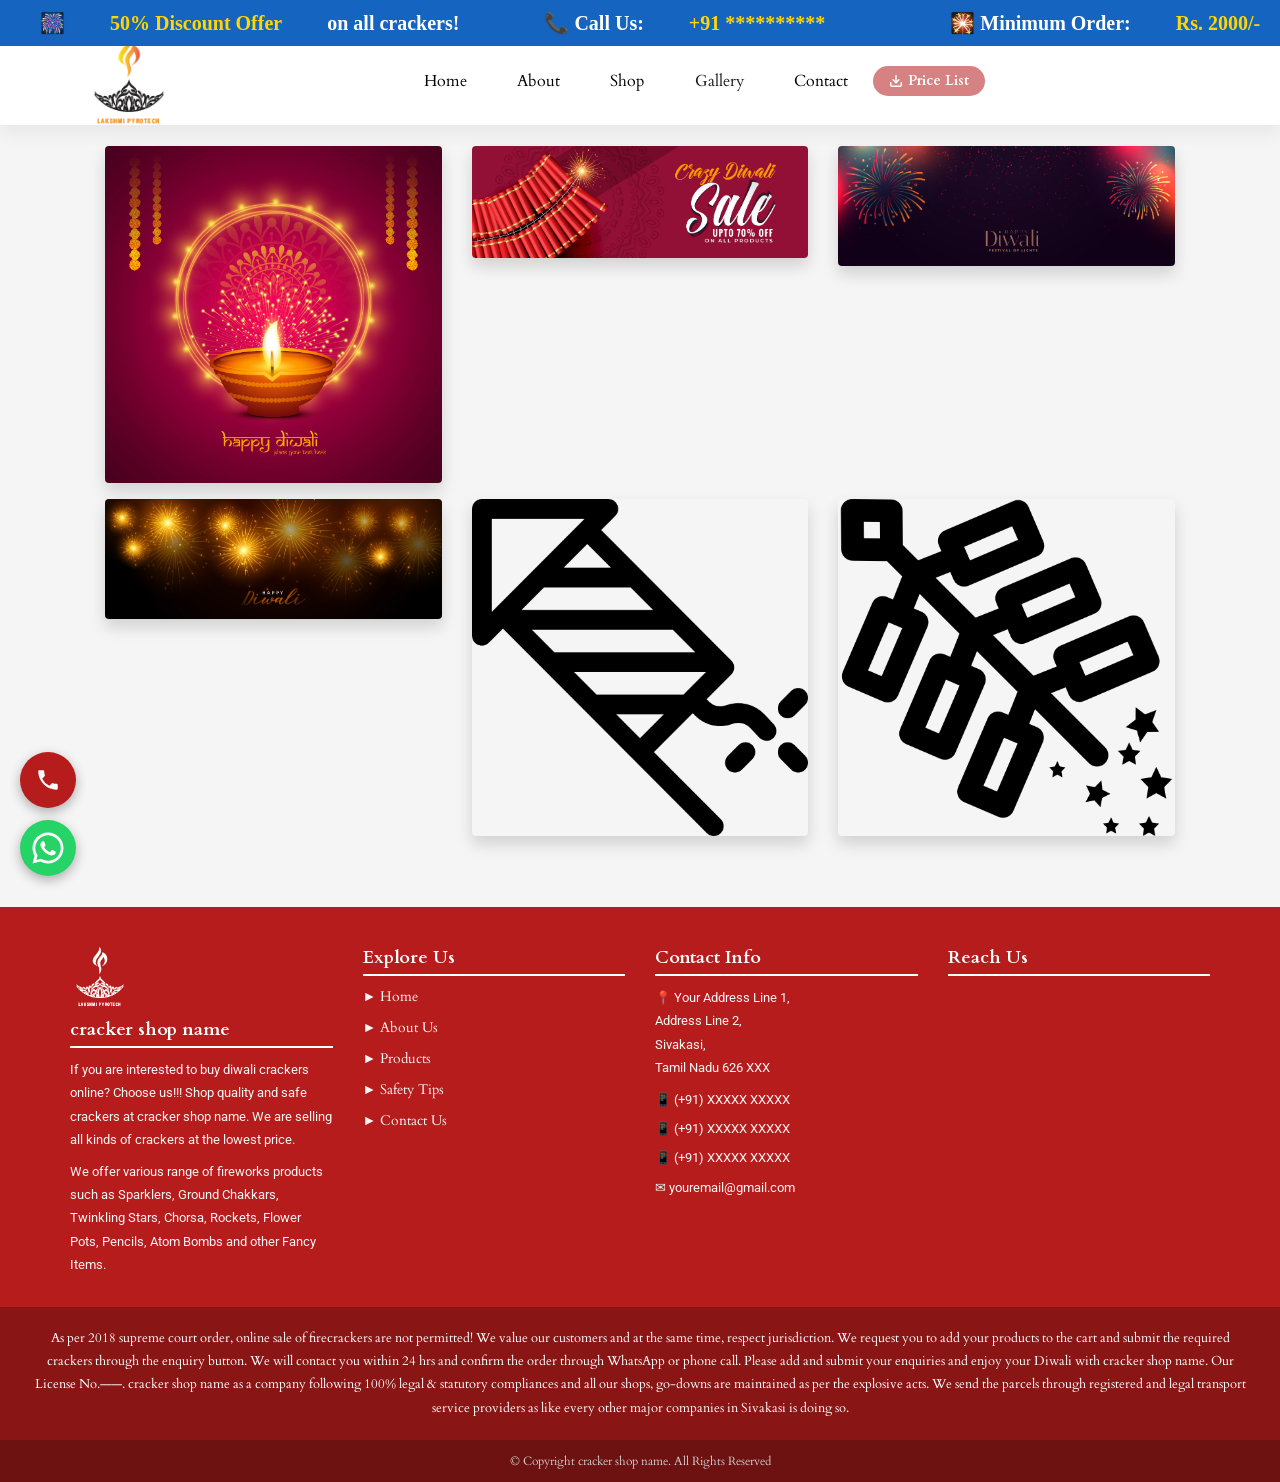
<file: gallery.html>
<!doctype html>
<html lang="en">
<head>
  <meta charset="utf-8">
  <meta name="viewport" content="width=device-width, initial-scale=1, shrink-to-fit=no">
  <title>Gallery - Sri Lakshmi Pyro Crackers</title>
  <link rel="icon" href="img/LP_CMYK.png">
  <link rel="stylesheet" href="css/bootstrap.min.css">
  <link rel="stylesheet" href="css/themify-icons.css">
  <link rel="stylesheet" href="css/all.css">
  <link rel="stylesheet" href="css/style.css">


  <style>


 /* ================================================
       CASE 5 — CALL FLOATING BUTTON
    ================================================ */
    #callBtn {
      position: fixed;
      bottom: 92px;
      left: 20px;
      z-index: 9997;
      width: 56px;
      height: 56px;
      background: #b71c1c;
      border-radius: 50%;
      display: flex;
      align-items: center;
      justify-content: center;
      box-shadow: 0 4px 12px rgba(0,0,0,0.3);
      text-decoration: none;
      transition: transform 0.2s;
    }
    #callBtn:hover { transform: scale(1.1); }
    #callBtn svg {
      width: 26px;
      height: 26px;
      fill: #fff;
    }



      /* ================================================
       CASE 2 — WHATSAPP FLOATING BUTTON
    ================================================ */
    #whatsappBtn {
      position: fixed;
      bottom: 24px;
      left: 20px;
      z-index: 9997;
      width: 56px;
      height: 56px;
      background: #25D366;
      border-radius: 50%;
      display: flex;
      align-items: center;
      justify-content: center;
      box-shadow: 0 4px 12px rgba(0,0,0,0.3);
      text-decoration: none;
      transition: transform 0.2s;
    }
    #whatsappBtn:hover { transform: scale(1.1); }
    #whatsappBtn svg {
      width: 32px;
      height: 32px;
      fill: #fff;
    }


  /* ================================================
       CASE 3 — TOP MARQUEE RUNNING TEXT BAR
    ================================================ */
    #marqueeBar {
  background: #1565c0;
  color: #fff;
  padding: 8px 0;
  font-size: 14px;
  font-weight: 600;
  overflow: hidden;
  white-space: nowrap;
  position: fixed;
  top: 0;
  left: 0;
  right: 0;
  z-index: 10001;
}

    #marqueeBar .marquee-track {
      display: inline-block;
      animation: marqueeScroll 40s linear infinite;
          font-family: open sans-serif;
    font-size: 20px;
    }
    #marqueeBar .marquee-track span {
      margin: 0 40px;
    }
    #marqueeBar .marquee-track .highlight {
      color: #FFD600;
      font-weight: bolder;
    }
    @keyframes marqueeScroll {
      0%   { transform: translateX(100vw); }
      100% { transform: translateX(-100%); }
    }

  </style>



</head>
<body>


  <!-- ================================================
     CASE 2: WHATSAPP FLOATING BUTTON
     Change the number below (91XXXXXXXXXX)
================================================ -->
<a id="whatsappBtn"
   href="https://wa.me/9487028086?text=Hi%2C%20I%20am%20interested%20in%20buying%20crackers%20from%20Sri%20Lakshmi%20Pyro%20Tech.%20Please%20share%20the%20price%20list."
   target="_blank"
   title="Chat on WhatsApp">
  <svg viewBox="0 0 32 32" xmlns="http://www.w3.org/2000/svg">
    <path d="M16 .5C7.44.5.5 7.44.5 16c0 2.83.74 5.49 2.03 7.8L.5 31.5l7.93-2.07A15.44 15.44 0 0016 31.5c8.56 0 15.5-6.94 15.5-15.5S24.56.5 16 .5zm0 28.3a12.73 12.73 0 01-6.5-1.78l-.47-.28-4.7 1.23 1.25-4.58-.31-.49A12.73 12.73 0 1116 28.8zm7-9.45c-.38-.19-2.26-1.12-2.61-1.24-.35-.13-.6-.19-.86.19-.25.38-.98 1.24-1.2 1.5-.22.25-.44.28-.82.09-.38-.19-1.6-.59-3.05-1.88-1.13-1-1.89-2.24-2.11-2.62-.22-.38-.02-.58.17-.77.17-.17.38-.44.57-.66.19-.22.25-.38.38-.63.13-.25.06-.47-.03-.66-.09-.19-.86-2.07-1.18-2.83-.31-.74-.63-.64-.86-.65h-.73c-.25 0-.66.09-1 .47-.35.38-1.32 1.29-1.32 3.14s1.35 3.64 1.54 3.89c.19.25 2.66 4.06 6.44 5.69.9.39 1.6.62 2.15.79.9.29 1.73.25 2.38.15.73-.11 2.26-.92 2.58-1.81.32-.89.32-1.65.22-1.81-.09-.16-.35-.25-.73-.44z"/>
  </svg>
</a>


<!-- ================================================
     CASE 5: CALL FLOATING BUTTON
     Change the number below (+91XXXXXXXXXX)
================================================ -->
<a id="callBtn"
   href="tel:+919487028086"
   title="Call Us">
  <svg viewBox="0 0 24 24" xmlns="http://www.w3.org/2000/svg">
    <path d="M6.62 10.79a15.09 15.09 0 006.59 6.59l2.2-2.2a1 1 0 011.01-.24 11.36 11.36 0 003.55.57 1 1 0 011 1V20a1 1 0 01-1 1A17 17 0 013 4a1 1 0 011-1h3.49a1 1 0 011 1 11.36 11.36 0 00.57 3.55 1 1 0 01-.25 1.01l-2.2 2.23z"/>
  </svg>
</a>


  <div id="marqueeBar">
  <div class="marquee-track">
    <span>🎆 <span class="highlight">50% Discount Offer</span> on all crackers!</span>
    <span>📞 Call Us: <span class="highlight">+91 **********</span></span>
    <span>🎇 Minimum Order: <span class="highlight">Rs. 2000/-</span></span>
    <span>🎆 <span class="highlight">கடைசி நேரத்தில் ஆர்டர் செய்வதை தவிருங்கள்!</span></span>
    <span>📞 Call Us: <span class="highlight">+91 **********</span></span>
    <span>🎆 <span class="highlight">50% Discount Offer</span> on all crackers!</span>
    <span>✉️ crackersname@gmail.com</span>
  </div>
</div>


<!-- Navbar -->
<!-- Navbar -->
<div class="main_menu menu_fixed home_menu mobile_menu_fixed">
  <div class="container">
    <div class="row align-items-center">
      <div class="col-lg-12">
        <nav class="navbar navbar-expand-lg navbar-light">
          <a class="navbar-brand" href="Home.html">
            <!-- <img src="img/LP_CMYK.png" alt="logo" style="height:88px;"> -->
            <img src="img/LP_CMYK.png" alt="logo" style="height:88px;">
          </a>
          <button class="navbar-toggler" data-toggle="collapse" data-target="#navbarNav">
            <span class="menu_icon"></span>
          </button>
          <div class="collapse navbar-collapse main-menu-item" id="navbarNav">
            
            <ul class="navbar-nav">
  <li class="nav-item"><a class="nav-link" href="/">Home</a></li>
  <li class="nav-item"><a class="nav-link" href="/about">About</a></li>
  <li class="nav-item"><a class="nav-link" href="/shop">Shop</a></li>
  <li class="nav-item"><a class="nav-link active" href="/gallery">Gallery</a></li>
  <li class="nav-item"><a class="nav-link" href="/contact">Contact</a></li>

  <!-- ✅ Price List — styled as a distinct download button -->
<!-- ✅ Price List — fixed alignment -->
<li class="nav-item" style="display:flex; align-items:center;">
  <a href="#" id="priceListBtn"
     onclick="downloadPriceList(event)"
     style="
       display: inline-flex;
       align-items: center;
       gap: 5px;
       background: #b71c1c;
       color: #fff !important;
       padding: 8px 16px;
       border-radius: 20px;
       font-size: 14px;
       font-weight: 600;
       line-height: 1;
       margin: 0;
       text-decoration: none;
       cursor: pointer;
     ">
    <svg width="14" height="14" viewBox="0 0 24 24" fill="none"
         stroke="currentColor" stroke-width="2.5"
         stroke-linecap="round" stroke-linejoin="round">
      <path d="M21 15v4a2 2 0 0 1-2 2H5a2 2 0 0 1-2-2v-4"/>
      <polyline points="7 10 12 15 17 10"/>
      <line x1="12" y1="15" x2="12" y2="3"/>
    </svg>
    Price List
  </a>
</li>
</ul>

          </div>
        </nav>
      </div>
    </div>
  </div>
</div>




<!-- Gallery Section -->
<section class="contact-section gallery_section_padding" style="background-color: whitesmoke;">
  <h1 class="text-center font-weight-bold text-success" style="padding: 20px;">Gallery</h1>
  <div class="container">
    <div class="row">
      <div class="col-lg-4 col-sm-6 mb-3"><img src="img/banner/index_image_1.jpg" class="img-fluid rounded shadow"></div>
      <div class="col-lg-4 col-sm-6 mb-3"><img src="img/banner/front_banner_2.jpg" class="img-fluid rounded shadow"></div>
      <div class="col-lg-4 col-sm-6 mb-3"><img src="img/banner/front_banner_3.jpg" class="img-fluid rounded shadow"></div>
      <div class="col-lg-4 col-sm-6 mb-3"><img src="img/banner/front_banner_4.jpg" class="img-fluid rounded shadow"></div>
      <div class="col-lg-4 col-sm-6 mb-3"><img src="img/banner/6.png" class="img-fluid rounded shadow"></div>
      <div class="col-lg-4 col-sm-6 mb-3"><img src="img/banner/7.png" class="img-fluid rounded shadow"></div>
    </div>
  </div>
</section>

<!-- Footer -->
<footer class="footer-area" style="background:#b71c1c; color:#fff; padding: 40px 0 0 0;">

  <!-- 4 column section -->
  <div style="max-width:1200px; margin:0 auto; padding: 0 30px 30px 30px; display:flex; flex-wrap:wrap; gap:30px; justify-content:space-between;">

    <!-- Col 1: Company Info -->
    <div style="flex:1; min-width:200px;">
      <!-- <img src="img/LP_CMYK.png" style="height:60px; margin-bottom:12px; filter:brightness(0) invert(1);"> -->
      <img src="img/LP_CMYK.png" style="height:60px; margin-bottom:12px; filter:brightness(0) invert(1);">

      <h4 style="color:#fff; font-size:18px; font-weight:700; margin-bottom:10px; border-bottom:2px solid #fff; padding-bottom:6px;">cracker shop name</h4>
      <p style="font-size:13px; line-height:1.8; color:#f5f5f5;">
        If you are interested to buy diwali crackers online? Choose us!!! Shop quality and safe crackers at cracker shop name. We are selling all kinds of crackers at the lowest price.
      </p>
      <p style="font-size:13px; line-height:1.8; color:#f5f5f5; margin-top:8px;">
        We offer various range of fireworks products such as Sparklers, Ground Chakkars, Twinkling Stars, Chorsa, Rockets, Flower Pots, Pencils, Atom Bombs and other Fancy Items.
      </p>
    </div>

    <!-- Col 2: Explore Us -->
    <div style="flex:1; min-width:150px;">
      <h4 style="color:#fff; font-size:18px; font-weight:700; margin-bottom:10px; border-bottom:2px solid #fff; padding-bottom:6px;">Explore Us</h4>
      <ul style="list-style:none; padding:0; margin:0;">
        <li style="margin-bottom:10px;"><a href="/"    style="color:#f5f5f5; text-decoration:none; font-size:14px;">&#9658; Home</a></li>
        <li style="margin-bottom:10px;"><a href="/about"   style="color:#f5f5f5; text-decoration:none; font-size:14px;">&#9658; About Us</a></li>
        <li style="margin-bottom:10px;"><a href="/shop"    style="color:#f5f5f5; text-decoration:none; font-size:14px;">&#9658; Products</a></li>
        <li style="margin-bottom:10px;"><a href="/gallery" style="color:#f5f5f5; text-decoration:none; font-size:14px;">&#9658; Safety Tips</a></li>
        <li style="margin-bottom:10px;"><a href="/contact" style="color:#f5f5f5; text-decoration:none; font-size:14px;">&#9658; Contact Us</a></li>
      </ul>
    </div>

    <!-- Col 3: Contact Info -->
    <div style="flex:1; min-width:200px;">
      <h4 style="color:#fff; font-size:18px; font-weight:700; margin-bottom:10px; border-bottom:2px solid #fff; padding-bottom:6px;">Contact Info</h4>
      <p style="font-size:13px; color:#f5f5f5; line-height:1.8; margin-bottom:8px;">
        &#128205; Your Address Line 1,<br>
        Address Line 2,<br>
        Sivakasi,<br>
        Tamil Nadu 626 XXX
      </p>
      <p style="font-size:13px; color:#f5f5f5; margin-bottom:6px;">&#128241; (+91) XXXXX XXXXX</p>
      <p style="font-size:13px; color:#f5f5f5; margin-bottom:6px;">&#128241; (+91) XXXXX XXXXX</p>
      <p style="font-size:13px; color:#f5f5f5; margin-bottom:6px;">&#128241; (+91) XXXXX XXXXX</p>
      <p style="font-size:13px; color:#f5f5f5;">&#9993; youremail@gmail.com</p>
    </div>

    <!-- Col 4: Reach Us (Map) -->
    <div style="flex:1; min-width:200px;">
      <h4 style="color:#fff; font-size:18px; font-weight:700; margin-bottom:10px; border-bottom:2px solid #fff; padding-bottom:6px;">Reach Us</h4>
      <!-- Replace the src with your actual Google Maps embed URL -->
      <iframe
        src="https://www.google.com/maps?q=Sivakasi,Tamil+Nadu&output=embed"
        width="100%"
        height="180"
        style="border:0; border-radius:6px;"
        allowfullscreen=""
        loading="lazy">
      </iframe>
    </div>

  </div>

  <!-- Legal text -->
  <div style="background:rgba(0,0,0,0.25); color:#fff; text-align:center; padding:20px 30px; font-size:13px; line-height:1.8;">
    As per 2018 supreme court order, online sale of firecrackers are not permitted! We value our customers and at the same time, respect jurisdiction. We request you to add your products to the cart and submit the required crackers through the enquiry button. We will contact you within 24 hrs and confirm the order through WhatsApp or phone call. Please add and submit your enquiries and enjoy your Diwali with cracker shop name. Our License No.——. cracker shop name as a company following 100% legal &amp; statutory compliances and all our shops, go-downs are maintained as per the explosive acts. We send the parcels through registered and legal transport service providers as like every other major companies in Sivakasi is doing so.
  </div>

  <!-- Copyright -->
  <div style="background:rgba(0,0,0,0.4); color:#ccc; text-align:center; padding:12px; font-size:12px;">
    &copy; Copyright cracker shop name. All Rights Reserved
  </div>

</footer>


<script src="js/jquery-1.12.1.min.js"></script>
<script src="js/bootstrap.min.js"></script>
<script src="js/custom.js"></script>

<script>

  const APPS_SCRIPT_URL = "https://script.google.com/macros/s/AKfycbyI-x_2-HtD6jJ4MdpGzh-ZXT15rJ8dlFdz098nJH7mHVdGJ8cg95-D36iCO_7w4y4F/exec";

  let priceListURL = null;
  let isFetching   = true;   // ← tracks if still loading

  // Fetch PDF link on page load
  fetch(APPS_SCRIPT_URL)
    .then(res => res.json())
    .then(data => {
      isFetching = false;
      if (data.priceListUrl) {
        priceListURL = data.priceListUrl;
        console.log("✅ Price List ready:", priceListURL);

        // Update button to show it's ready
        const btn = document.getElementById("priceListBtn");
        if (btn) btn.style.opacity = "1";
      } else {
        console.warn("⚠️ priceListUrl missing from Apps Script response.");
      }
    })
    .catch(err => {
      isFetching = false;
      console.warn("❌ Could not load price list:", err);
    });

  // Dim the button while loading so user knows to wait
  document.addEventListener("DOMContentLoaded", function () {
    const btn = document.getElementById("priceListBtn");
    if (btn) {
      btn.style.opacity   = "0.55";
      btn.style.transition = "opacity 0.4s";
      btn.title = "Loading price list...";
    }
  });

  function downloadPriceList(event) {
    event.preventDefault();

    // Still fetching — wait and retry once
    if (isFetching) {
      const btn = document.getElementById("priceListBtn");
      if (btn) btn.textContent = "Loading…";

      // Wait up to 6 more seconds for fetch to finish
      let waited = 0;
      const check = setInterval(function () {
        waited += 500;
        if (priceListURL) {
          clearInterval(check);
          if (btn) btn.innerHTML = `<svg width="14" height="14" viewBox="0 0 24 24" fill="none" stroke="currentColor" stroke-width="2.5" stroke-linecap="round" stroke-linejoin="round"><path d="M21 15v4a2 2 0 0 1-2 2H5a2 2 0 0 1-2-2v-4"/><polyline points="7 10 12 15 17 10"/><line x1="12" y1="15" x2="12" y2="3"/></svg> Price List`;
          window.open(priceListURL, "_blank");
        } else if (waited >= 6000) {
          clearInterval(check);
          if (btn) btn.innerHTML = `<svg width="14" height="14" viewBox="0 0 24 24" fill="none" stroke="currentColor" stroke-width="2.5" stroke-linecap="round" stroke-linejoin="round"><path d="M21 15v4a2 2 0 0 1-2 2H5a2 2 0 0 1-2-2v-4"/><polyline points="7 10 12 15 17 10"/><line x1="12" y1="15" x2="12" y2="3"/></svg> Price List`;
          alert("Still loading — please try clicking again in a moment.");
        }
      }, 500);
      return;
    }

    // Fetch done but no URL found
    if (!priceListURL) {
      alert(
        "Price List is not available.\n\n" +
        "Please check:\n" +
         "Please call for details:\n" +
        "• 9443328086"
      );
      return;
    }

    window.open(priceListURL, "_blank");
  }

</script>

</body>
</html>
</file>
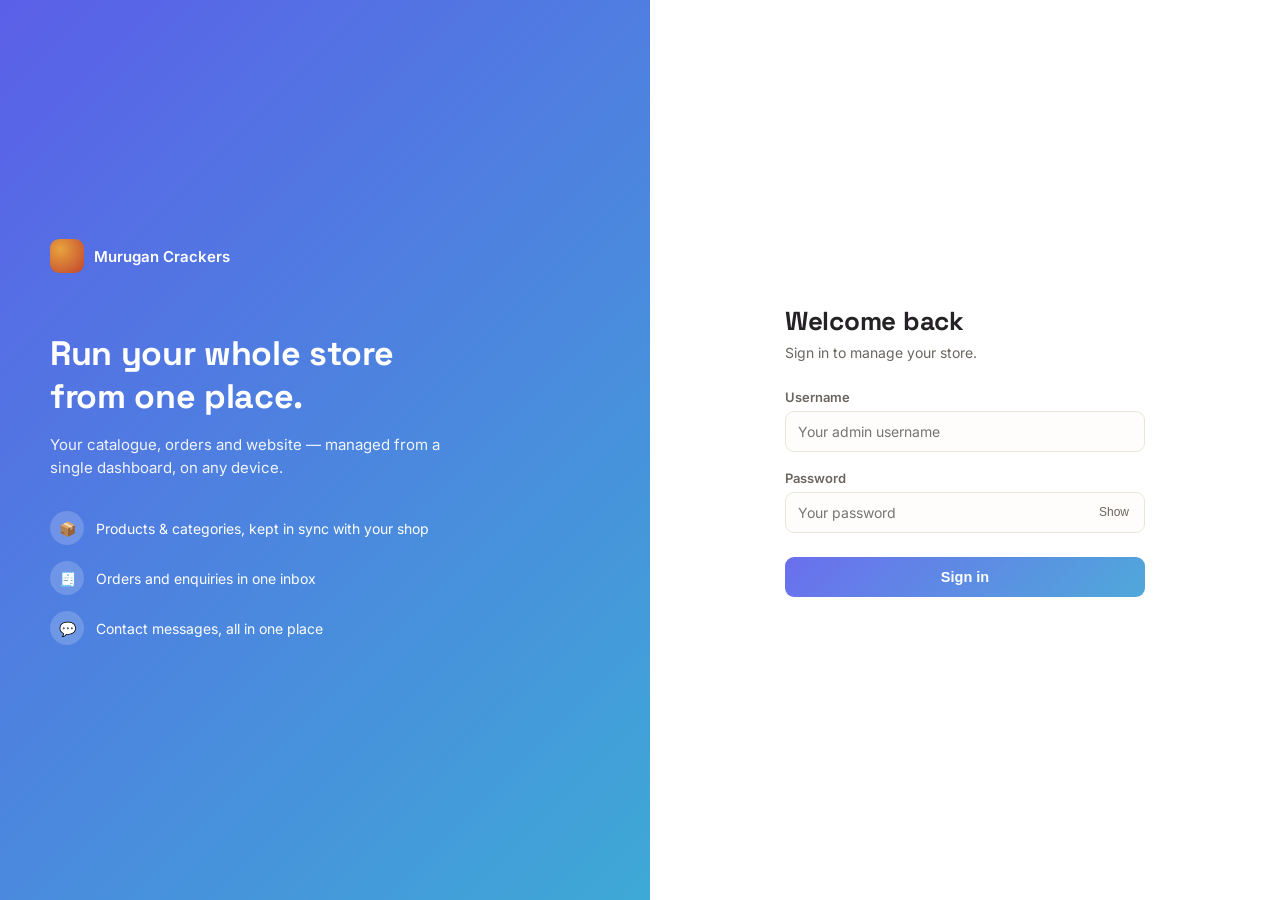
<file: login.html>
<!DOCTYPE html>
<html lang="en">
<head>
<meta charset="UTF-8">
<meta name="viewport" content="width=device-width, initial-scale=1.0">
<title>Murugan Crackers — Admin Login</title>
<link rel="preconnect" href="https://fonts.googleapis.com">
<link href="https://fonts.googleapis.com/css2?family=Space+Grotesk:wght@500;600;700&family=Inter:wght@400;500;600&display=swap" rel="stylesheet">
<style>
  :root{
    --ink:#1C1B1F;
    --spark:#E8A33D;
    --spark-deep:#C1432E;
    --text-soft:#6B6560;
    --line:#E9E5DC;
    --out:#C1432E;
  }
  *{box-sizing:border-box;}
  html,body{margin:0;padding:0;height:100%;}
  body{
    font-family:'Inter',sans-serif;
    display:flex;
    min-height:100vh;
    color:#242224;
  }
  h1,h2,h3{ font-family:'Space Grotesk',sans-serif; letter-spacing:-0.01em; }

  .side{
    flex:1;
    background:linear-gradient(135deg, #5B5FE8, #3EA9D6);
    color:#fff;
    padding:60px 50px;
    display:flex;
    flex-direction:column;
    justify-content:center;
    min-width:0;
  }
  .side .brand{ display:flex; align-items:center; gap:10px; margin-bottom:60px; }
  .brand-mark{
    width:34px; height:34px; border-radius:9px;
    background:radial-gradient(circle at 30% 30%, var(--spark), var(--spark-deep));
    flex-shrink:0;
  }
  .side h1{ font-size:34px; line-height:1.25; margin:0 0 16px 0; font-weight:700; max-width:420px; }
  .side p{ font-size:15px; opacity:0.92; max-width:420px; line-height:1.5; margin:0 0 32px 0; }
  .feature{ display:flex; align-items:center; gap:12px; margin-bottom:16px; font-size:14px; }
  .feature .dot{
    width:34px; height:34px; border-radius:50%;
    background:rgba(255,255,255,0.18);
    display:flex; align-items:center; justify-content:center;
    flex-shrink:0;
  }

  .form-side{
    flex:1;
    display:flex;
    align-items:center;
    justify-content:center;
    padding:40px;
    background:#fff;
  }
  .form-wrap{ width:100%; max-width:360px; }
  .form-wrap h2{ font-size:26px; margin:0 0 6px 0; font-weight:700; }
  .form-wrap .sub{ color:var(--text-soft); font-size:14px; margin:0 0 28px 0; }

  label{ font-size:13px; font-weight:600; color:var(--text-soft); display:block; margin-bottom:6px; }
  .field{ margin-bottom:18px; }
  .input-wrap{ position:relative; }
  input{
    width:100%;
    font-family:'Inter',sans-serif;
    font-size:14px;
    padding:11px 12px;
    border:1px solid var(--line);
    border-radius:9px;
    outline:none;
    background:#FEFDFB;
  }
  input:focus{ border-color:var(--spark); box-shadow:0 0 0 3px rgba(232,163,61,0.15); }
  .toggle-eye{
    position:absolute; right:10px; top:50%; transform:translateY(-50%);
    cursor:pointer; background:none; border:none; color:var(--text-soft); font-size:12px;
  }

  .btn-submit{
    width:100%;
    padding:12px;
    border:none;
    border-radius:9px;
    background:linear-gradient(135deg, #6B6FEE, #4FA8DA);
    color:#fff;
    font-weight:600;
    font-size:14.5px;
    cursor:pointer;
    margin-top:6px;
  }
  .btn-submit:hover{ opacity:0.92; }
  .btn-submit[disabled]{ opacity:0.6; cursor:not-allowed; }

  .error-msg{
    background:#FBEAE7; color:var(--out); border:1px solid #F1D3CC;
    padding:10px 12px; border-radius:8px; font-size:13px; margin-bottom:18px; display:none;
  }
  .error-msg.show{ display:block; }

  @media (max-width: 800px){
    body{ flex-direction:column; }
    .side{ padding:36px 26px; }
    .side h1{ font-size:26px; }
  }
</style>
</head>
<body>

<div class="side">
  <div class="brand">
    <div class="brand-mark"></div>
    <div style="font-weight:600; font-size:15px;">Murugan Crackers</div>
  </div>
  <h1>Run your whole store from one place.</h1>
  <p>Your catalogue, orders and website — managed from a single dashboard, on any device.</p>

  <div class="feature"><div class="dot">📦</div> Products & categories, kept in sync with your shop</div>
  <div class="feature"><div class="dot">🧾</div> Orders and enquiries in one inbox</div>
  <div class="feature"><div class="dot">💬</div> Contact messages, all in one place</div>
</div>

<div class="form-side">
  <div class="form-wrap">
    <h2>Welcome back</h2>
    <p class="sub">Sign in to manage your store.</p>

    <div class="error-msg" id="login-error"></div>

    <form id="login-form">
      <div class="field">
        <label>Username</label>
        <input type="text" id="username" placeholder="Your admin username" autocomplete="username" required>
      </div>
      <div class="field">
        <label>Password</label>
        <div class="input-wrap">
          <input type="password" id="password" placeholder="Your password" autocomplete="current-password" required>
          <button type="button" class="toggle-eye" onclick="togglePassword()">Show</button>
        </div>
      </div>
      <button type="submit" class="btn-submit" id="login-submit">Sign in</button>
    </form>
  </div>
</div>

<script>
/* Same Apps Script Web App URL as /admin */
const WEB_APP_URL = "https://script.google.com/macros/s/AKfycby_niRA7802Ax6OfhRrcYWaLbkYA4gsQK7iyr_WipQmr9RoUE79IQ4bnVzn78ASijWk/exec";

// Already logged in? Skip straight to admin.
if (sessionStorage.getItem('admin_token')) {
  window.location.href = '/admin';
}

function togglePassword(){
  const input = document.getElementById('password');
  const btn = document.querySelector('.toggle-eye');
  if (input.type === 'password'){ input.type = 'text'; btn.textContent = 'Hide'; }
  else { input.type = 'password'; btn.textContent = 'Show'; }
}

document.getElementById('login-form').addEventListener('submit', async (e) => {
  e.preventDefault();
  const errorBox = document.getElementById('login-error');
  const btn = document.getElementById('login-submit');
  errorBox.className = 'error-msg';
  errorBox.textContent = '';
  btn.disabled = true;
  btn.textContent = 'Signing in…';

  try {
    const body = new URLSearchParams({
      action: 'adminLogin',
      username: document.getElementById('username').value.trim(),
      password: document.getElementById('password').value
    });
    const res = await fetch(WEB_APP_URL, { method: 'POST', body });
    const data = await res.json();

    if (!data.ok) throw new Error(data.error || 'Login failed');

    sessionStorage.setItem('admin_token', data.token);
    sessionStorage.setItem('admin_username', data.username);
    window.location.href = '/admin';

  } catch (err) {
    errorBox.textContent = err.message;
    errorBox.className = 'error-msg show';
    btn.disabled = false;
    btn.textContent = 'Sign in';
  }
});
</script>

</body>
</html>
</file>
<file: css/themify-icons.css>
@font-face {
	font-family: 'themify';
	src:url('../fonts/themify.eot?-fvbane');
	src:url('../fonts/themify.eot?#iefix-fvbane') format('embedded-opentype'),
		url('../fonts/themify.woff?-fvbane') format('woff'),
		url('../fonts/themify.ttf?-fvbane') format('truetype'),
		url('../fonts/themify.svg?-fvbane#themify') format('svg');
	font-weight: normal;
	font-style: normal;
}

[class^="ti-"], [class*=" ti-"] {
	font-family: 'themify';
	speak: none;
	font-style: normal;
	font-weight: normal;
	font-variant: normal;
	text-transform: none;
	line-height: 1;

	/* Better Font Rendering =========== */
	-webkit-font-smoothing: antialiased;
	-moz-osx-font-smoothing: grayscale;
}

.ti-wand:before {
	content: "\e600";
}
.ti-volume:before {
	content: "\e601";
}
.ti-user:before {
	content: "\e602";
}
.ti-unlock:before {
	content: "\e603";
}
.ti-unlink:before {
	content: "\e604";
}
.ti-trash:before {
	content: "\e605";
}
.ti-thought:before {
	content: "\e606";
}
.ti-target:before {
	content: "\e607";
}
.ti-tag:before {
	content: "\e608";
}
.ti-tablet:before {
	content: "\e609";
}
.ti-star:before {
	content: "\e60a";
}
.ti-spray:before {
	content: "\e60b";
}
.ti-signal:before {
	content: "\e60c";
}
.ti-shopping-cart:before {
	content: "\e60d";
}
.ti-shopping-cart-full:before {
	content: "\e60e";
}
.ti-settings:before {
	content: "\e60f";
}
.ti-search:before {
	content: "\e610";
}
.ti-zoom-in:before {
	content: "\e611";
}
.ti-zoom-out:before {
	content: "\e612";
}
.ti-cut:before {
	content: "\e613";
}
.ti-ruler:before {
	content: "\e614";
}
.ti-ruler-pencil:before {
	content: "\e615";
}
.ti-ruler-alt:before {
	content: "\e616";
}
.ti-bookmark:before {
	content: "\e617";
}
.ti-bookmark-alt:before {
	content: "\e618";
}
.ti-reload:before {
	content: "\e619";
}
.ti-plus:before {
	content: "\e61a";
}
.ti-pin:before {
	content: "\e61b";
}
.ti-pencil:before {
	content: "\e61c";
}
.ti-pencil-alt:before {
	content: "\e61d";
}
.ti-paint-roller:before {
	content: "\e61e";
}
.ti-paint-bucket:before {
	content: "\e61f";
}
.ti-na:before {
	content: "\e620";
}
.ti-mobile:before {
	content: "\e621";
}
.ti-minus:before {
	content: "\e622";
}
.ti-medall:before {
	content: "\e623";
}
.ti-medall-alt:before {
	content: "\e624";
}
.ti-marker:before {
	content: "\e625";
}
.ti-marker-alt:before {
	content: "\e626";
}
.ti-arrow-up:before {
	content: "\e627";
}
.ti-arrow-right:before {
	content: "\e628";
}
.ti-arrow-left:before {
	content: "\e629";
}
.ti-arrow-down:before {
	content: "\e62a";
}
.ti-lock:before {
	content: "\e62b";
}
.ti-location-arrow:before {
	content: "\e62c";
}
.ti-link:before {
	content: "\e62d";
}
.ti-layout:before {
	content: "\e62e";
}
.ti-layers:before {
	content: "\e62f";
}
.ti-layers-alt:before {
	content: "\e630";
}
.ti-key:before {
	content: "\e631";
}
.ti-import:before {
	content: "\e632";
}
.ti-image:before {
	content: "\e633";
}
.ti-heart:before {
	content: "\e634";
}
.ti-heart-broken:before {
	content: "\e635";
}
.ti-hand-stop:before {
	content: "\e636";
}
.ti-hand-open:before {
	content: "\e637";
}
.ti-hand-drag:before {
	content: "\e638";
}
.ti-folder:before {
	content: "\e639";
}
.ti-flag:before {
	content: "\e63a";
}
.ti-flag-alt:before {
	content: "\e63b";
}
.ti-flag-alt-2:before {
	content: "\e63c";
}
.ti-eye:before {
	content: "\e63d";
}
.ti-export:before {
	content: "\e63e";
}
.ti-exchange-vertical:before {
	content: "\e63f";
}
.ti-desktop:before {
	content: "\e640";
}
.ti-cup:before {
	content: "\e641";
}
.ti-crown:before {
	content: "\e642";
}
.ti-comments:before {
	content: "\e643";
}
.ti-comment:before {
	content: "\e644";
}
.ti-comment-alt:before {
	content: "\e645";
}
.ti-close:before {
	content: "\e646";
}
.ti-clip:before {
	content: "\e647";
}
.ti-angle-up:before {
	content: "\e648";
}
.ti-angle-right:before {
	content: "\e649";
}
.ti-angle-left:before {
	content: "\e64a";
}
.ti-angle-down:before {
	content: "\e64b";
}
.ti-check:before {
	content: "\e64c";
}
.ti-check-box:before {
	content: "\e64d";
}
.ti-camera:before {
	content: "\e64e";
}
.ti-announcement:before {
	content: "\e64f";
}
.ti-brush:before {
	content: "\e650";
}
.ti-briefcase:before {
	content: "\e651";
}
.ti-bolt:before {
	content: "\e652";
}
.ti-bolt-alt:before {
	content: "\e653";
}
.ti-blackboard:before {
	content: "\e654";
}
.ti-bag:before {
	content: "\e655";
}
.ti-move:before {
	content: "\e656";
}
.ti-arrows-vertical:before {
	content: "\e657";
}
.ti-arrows-horizontal:before {
	content: "\e658";
}
.ti-fullscreen:before {
	content: "\e659";
}
.ti-arrow-top-right:before {
	content: "\e65a";
}
.ti-arrow-top-left:before {
	content: "\e65b";
}
.ti-arrow-circle-up:before {
	content: "\e65c";
}
.ti-arrow-circle-right:before {
	content: "\e65d";
}
.ti-arrow-circle-left:before {
	content: "\e65e";
}
.ti-arrow-circle-down:before {
	content: "\e65f";
}
.ti-angle-double-up:before {
	content: "\e660";
}
.ti-angle-double-right:before {
	content: "\e661";
}
.ti-angle-double-left:before {
	content: "\e662";
}
.ti-angle-double-down:before {
	content: "\e663";
}
.ti-zip:before {
	content: "\e664";
}
.ti-world:before {
	content: "\e665";
}
.ti-wheelchair:before {
	content: "\e666";
}
.ti-view-list:before {
	content: "\e667";
}
.ti-view-list-alt:before {
	content: "\e668";
}
.ti-view-grid:before {
	content: "\e669";
}
.ti-uppercase:before {
	content: "\e66a";
}
.ti-upload:before {
	content: "\e66b";
}
.ti-underline:before {
	content: "\e66c";
}
.ti-truck:before {
	content: "\e66d";
}
.ti-timer:before {
	content: "\e66e";
}
.ti-ticket:before {
	content: "\e66f";
}
.ti-thumb-up:before {
	content: "\e670";
}
.ti-thumb-down:before {
	content: "\e671";
}
.ti-text:before {
	content: "\e672";
}
.ti-stats-up:before {
	content: "\e673";
}
.ti-stats-down:before {
	content: "\e674";
}
.ti-split-v:before {
	content: "\e675";
}
.ti-split-h:before {
	content: "\e676";
}
.ti-smallcap:before {
	content: "\e677";
}
.ti-shine:before {
	content: "\e678";
}
.ti-shift-right:before {
	content: "\e679";
}
.ti-shift-left:before {
	content: "\e67a";
}
.ti-shield:before {
	content: "\e67b";
}
.ti-notepad:before {
	content: "\e67c";
}
.ti-server:before {
	content: "\e67d";
}
.ti-quote-right:before {
	content: "\e67e";
}
.ti-quote-left:before {
	content: "\e67f";
}
.ti-pulse:before {
	content: "\e680";
}
.ti-printer:before {
	content: "\e681";
}
.ti-power-off:before {
	content: "\e682";
}
.ti-plug:before {
	content: "\e683";
}
.ti-pie-chart:before {
	content: "\e684";
}
.ti-paragraph:before {
	content: "\e685";
}
.ti-panel:before {
	content: "\e686";
}
.ti-package:before {
	content: "\e687";
}
.ti-music:before {
	content: "\e688";
}
.ti-music-alt:before {
	content: "\e689";
}
.ti-mouse:before {
	content: "\e68a";
}
.ti-mouse-alt:before {
	content: "\e68b";
}
.ti-money:before {
	content: "\e68c";
}
.ti-microphone:before {
	content: "\e68d";
}
.ti-menu:before {
	content: "\e68e";
}
.ti-menu-alt:before {
	content: "\e68f";
}
.ti-map:before {
	content: "\e690";
}
.ti-map-alt:before {
	content: "\e691";
}
.ti-loop:before {
	content: "\e692";
}
.ti-location-pin:before {
	content: "\e693";
}
.ti-list:before {
	content: "\e694";
}
.ti-light-bulb:before {
	content: "\e695";
}
.ti-Italic:before {
	content: "\e696";
}
.ti-info:before {
	content: "\e697";
}
.ti-infinite:before {
	content: "\e698";
}
.ti-id-badge:before {
	content: "\e699";
}
.ti-hummer:before {
	content: "\e69a";
}
.ti-home:before {
	content: "\e69b";
}
.ti-help:before {
	content: "\e69c";
}
.ti-headphone:before {
	content: "\e69d";
}
.ti-harddrives:before {
	content: "\e69e";
}
.ti-harddrive:before {
	content: "\e69f";
}
.ti-gift:before {
	content: "\e6a0";
}
.ti-game:before {
	content: "\e6a1";
}
.ti-filter:before {
	content: "\e6a2";
}
.ti-files:before {
	content: "\e6a3";
}
.ti-file:before {
	content: "\e6a4";
}
.ti-eraser:before {
	content: "\e6a5";
}
.ti-envelope:before {
	content: "\e6a6";
}
.ti-download:before {
	content: "\e6a7";
}
.ti-direction:before {
	content: "\e6a8";
}
.ti-direction-alt:before {
	content: "\e6a9";
}
.ti-dashboard:before {
	content: "\e6aa";
}
.ti-control-stop:before {
	content: "\e6ab";
}
.ti-control-shuffle:before {
	content: "\e6ac";
}
.ti-control-play:before {
	content: "\e6ad";
}
.ti-control-pause:before {
	content: "\e6ae";
}
.ti-control-forward:before {
	content: "\e6af";
}
.ti-control-backward:before {
	content: "\e6b0";
}
.ti-cloud:before {
	content: "\e6b1";
}
.ti-cloud-up:before {
	content: "\e6b2";
}
.ti-cloud-down:before {
	content: "\e6b3";
}
.ti-clipboard:before {
	content: "\e6b4";
}
.ti-car:before {
	content: "\e6b5";
}
.ti-calendar:before {
	content: "\e6b6";
}
.ti-book:before {
	content: "\e6b7";
}
.ti-bell:before {
	content: "\e6b8";
}
.ti-basketball:before {
	content: "\e6b9";
}
.ti-bar-chart:before {
	content: "\e6ba";
}
.ti-bar-chart-alt:before {
	content: "\e6bb";
}
.ti-back-right:before {
	content: "\e6bc";
}
.ti-back-left:before {
	content: "\e6bd";
}
.ti-arrows-corner:before {
	content: "\e6be";
}
.ti-archive:before {
	content: "\e6bf";
}
.ti-anchor:before {
	content: "\e6c0";
}
.ti-align-right:before {
	content: "\e6c1";
}
.ti-align-left:before {
	content: "\e6c2";
}
.ti-align-justify:before {
	content: "\e6c3";
}
.ti-align-center:before {
	content: "\e6c4";
}
.ti-alert:before {
	content: "\e6c5";
}
.ti-alarm-clock:before {
	content: "\e6c6";
}
.ti-agenda:before {
	content: "\e6c7";
}
.ti-write:before {
	content: "\e6c8";
}
.ti-window:before {
	content: "\e6c9";
}
.ti-widgetized:before {
	content: "\e6ca";
}
.ti-widget:before {
	content: "\e6cb";
}
.ti-widget-alt:before {
	content: "\e6cc";
}
.ti-wallet:before {
	content: "\e6cd";
}
.ti-video-clapper:before {
	content: "\e6ce";
}
.ti-video-camera:before {
	content: "\e6cf";
}
.ti-vector:before {
	content: "\e6d0";
}
.ti-themify-logo:before {
	content: "\e6d1";
}
.ti-themify-favicon:before {
	content: "\e6d2";
}
.ti-themify-favicon-alt:before {
	content: "\e6d3";
}
.ti-support:before {
	content: "\e6d4";
}
.ti-stamp:before {
	content: "\e6d5";
}
.ti-split-v-alt:before {
	content: "\e6d6";
}
.ti-slice:before {
	content: "\e6d7";
}
.ti-shortcode:before {
	content: "\e6d8";
}
.ti-shift-right-alt:before {
	content: "\e6d9";
}
.ti-shift-left-alt:before {
	content: "\e6da";
}
.ti-ruler-alt-2:before {
	content: "\e6db";
}
.ti-receipt:before {
	content: "\e6dc";
}
.ti-pin2:before {
	content: "\e6dd";
}
.ti-pin-alt:before {
	content: "\e6de";
}
.ti-pencil-alt2:before {
	content: "\e6df";
}
.ti-palette:before {
	content: "\e6e0";
}
.ti-more:before {
	content: "\e6e1";
}
.ti-more-alt:before {
	content: "\e6e2";
}
.ti-microphone-alt:before {
	content: "\e6e3";
}
.ti-magnet:before {
	content: "\e6e4";
}
.ti-line-double:before {
	content: "\e6e5";
}
.ti-line-dotted:before {
	content: "\e6e6";
}
.ti-line-dashed:before {
	content: "\e6e7";
}
.ti-layout-width-full:before {
	content: "\e6e8";
}
.ti-layout-width-default:before {
	content: "\e6e9";
}
.ti-layout-width-default-alt:before {
	content: "\e6ea";
}
.ti-layout-tab:before {
	content: "\e6eb";
}
.ti-layout-tab-window:before {
	content: "\e6ec";
}
.ti-layout-tab-v:before {
	content: "\e6ed";
}
.ti-layout-tab-min:before {
	content: "\e6ee";
}
.ti-layout-slider:before {
	content: "\e6ef";
}
.ti-layout-slider-alt:before {
	content: "\e6f0";
}
.ti-layout-sidebar-right:before {
	content: "\e6f1";
}
.ti-layout-sidebar-none:before {
	content: "\e6f2";
}
.ti-layout-sidebar-left:before {
	content: "\e6f3";
}
.ti-layout-placeholder:before {
	content: "\e6f4";
}
.ti-layout-menu:before {
	content: "\e6f5";
}
.ti-layout-menu-v:before {
	content: "\e6f6";
}
.ti-layout-menu-separated:before {
	content: "\e6f7";
}
.ti-layout-menu-full:before {
	content: "\e6f8";
}
.ti-layout-media-right-alt:before {
	content: "\e6f9";
}
.ti-layout-media-right:before {
	content: "\e6fa";
}
.ti-layout-media-overlay:before {
	content: "\e6fb";
}
.ti-layout-media-overlay-alt:before {
	content: "\e6fc";
}
.ti-layout-media-overlay-alt-2:before {
	content: "\e6fd";
}
.ti-layout-media-left-alt:before {
	content: "\e6fe";
}
.ti-layout-media-left:before {
	content: "\e6ff";
}
.ti-layout-media-center-alt:before {
	content: "\e700";
}
.ti-layout-media-center:before {
	content: "\e701";
}
.ti-layout-list-thumb:before {
	content: "\e702";
}
.ti-layout-list-thumb-alt:before {
	content: "\e703";
}
.ti-layout-list-post:before {
	content: "\e704";
}
.ti-layout-list-large-image:before {
	content: "\e705";
}
.ti-layout-line-solid:before {
	content: "\e706";
}
.ti-layout-grid4:before {
	content: "\e707";
}
.ti-layout-grid3:before {
	content: "\e708";
}
.ti-layout-grid2:before {
	content: "\e709";
}
.ti-layout-grid2-thumb:before {
	content: "\e70a";
}
.ti-layout-cta-right:before {
	content: "\e70b";
}
.ti-layout-cta-left:before {
	content: "\e70c";
}
.ti-layout-cta-center:before {
	content: "\e70d";
}
.ti-layout-cta-btn-right:before {
	content: "\e70e";
}
.ti-layout-cta-btn-left:before {
	content: "\e70f";
}
.ti-layout-column4:before {
	content: "\e710";
}
.ti-layout-column3:before {
	content: "\e711";
}
.ti-layout-column2:before {
	content: "\e712";
}
.ti-layout-accordion-separated:before {
	content: "\e713";
}
.ti-layout-accordion-merged:before {
	content: "\e714";
}
.ti-layout-accordion-list:before {
	content: "\e715";
}
.ti-ink-pen:before {
	content: "\e716";
}
.ti-info-alt:before {
	content: "\e717";
}
.ti-help-alt:before {
	content: "\e718";
}
.ti-headphone-alt:before {
	content: "\e719";
}
.ti-hand-point-up:before {
	content: "\e71a";
}
.ti-hand-point-right:before {
	content: "\e71b";
}
.ti-hand-point-left:before {
	content: "\e71c";
}
.ti-hand-point-down:before {
	content: "\e71d";
}
.ti-gallery:before {
	content: "\e71e";
}
.ti-face-smile:before {
	content: "\e71f";
}
.ti-face-sad:before {
	content: "\e720";
}
.ti-credit-card:before {
	content: "\e721";
}
.ti-control-skip-forward:before {
	content: "\e722";
}
.ti-control-skip-backward:before {
	content: "\e723";
}
.ti-control-record:before {
	content: "\e724";
}
.ti-control-eject:before {
	content: "\e725";
}
.ti-comments-smiley:before {
	content: "\e726";
}
.ti-brush-alt:before {
	content: "\e727";
}
.ti-youtube:before {
	content: "\e728";
}
.ti-vimeo:before {
	content: "\e729";
}
.ti-twitter:before {
	content: "\e72a";
}
.ti-time:before {
	content: "\e72b";
}
.ti-tumblr:before {
	content: "\e72c";
}
.ti-skype:before {
	content: "\e72d";
}
.ti-share:before {
	content: "\e72e";
}
.ti-share-alt:before {
	content: "\e72f";
}
.ti-rocket:before {
	content: "\e730";
}
.ti-pinterest:before {
	content: "\e731";
}
.ti-new-window:before {
	content: "\e732";
}
.ti-microsoft:before {
	content: "\e733";
}
.ti-list-ol:before {
	content: "\e734";
}
.ti-linkedin:before {
	content: "\e735";
}
.ti-layout-sidebar-2:before {
	content: "\e736";
}
.ti-layout-grid4-alt:before {
	content: "\e737";
}
.ti-layout-grid3-alt:before {
	content: "\e738";
}
.ti-layout-grid2-alt:before {
	content: "\e739";
}
.ti-layout-column4-alt:before {
	content: "\e73a";
}
.ti-layout-column3-alt:before {
	content: "\e73b";
}
.ti-layout-column2-alt:before {
	content: "\e73c";
}
.ti-instagram:before {
	content: "\e73d";
}
.ti-google:before {
	content: "\e73e";
}
.ti-github:before {
	content: "\e73f";
}
.ti-flickr:before {
	content: "\e740";
}
.ti-facebook:before {
	content: "\e741";
}
.ti-dropbox:before {
	content: "\e742";
}
.ti-dribbble:before {
	content: "\e743";
}
.ti-apple:before {
	content: "\e744";
}
.ti-android:before {
	content: "\e745";
}
.ti-save:before {
	content: "\e746";
}
.ti-save-alt:before {
	content: "\e747";
}
.ti-yahoo:before {
	content: "\e748";
}
.ti-wordpress:before {
	content: "\e749";
}
.ti-vimeo-alt:before {
	content: "\e74a";
}
.ti-twitter-alt:before {
	content: "\e74b";
}
.ti-tumblr-alt:before {
	content: "\e74c";
}
.ti-trello:before {
	content: "\e74d";
}
.ti-stack-overflow:before {
	content: "\e74e";
}
.ti-soundcloud:before {
	content: "\e74f";
}
.ti-sharethis:before {
	content: "\e750";
}
.ti-sharethis-alt:before {
	content: "\e751";
}
.ti-reddit:before {
	content: "\e752";
}
.ti-pinterest-alt:before {
	content: "\e753";
}
.ti-microsoft-alt:before {
	content: "\e754";
}
.ti-linux:before {
	content: "\e755";
}
.ti-jsfiddle:before {
	content: "\e756";
}
.ti-joomla:before {
	content: "\e757";
}
.ti-html5:before {
	content: "\e758";
}
.ti-flickr-alt:before {
	content: "\e759";
}
.ti-email:before {
	content: "\e75a";
}
.ti-drupal:before {
	content: "\e75b";
}
.ti-dropbox-alt:before {
	content: "\e75c";
}
.ti-css3:before {
	content: "\e75d";
}
.ti-rss:before {
	content: "\e75e";
}
.ti-rss-alt:before {
	content: "\e75f";
}
</file>
<file: css/style.css>
/**************** extend css start ****************/
@import url("https://fonts.googleapis.com/css?family=Cardo|Roboto:400,400i|Rufina");
/* line 6, ../../01 cl html template/New folder/May 2019/174 Ariclaw Lawyer/Ariclaw Lawyer Html/sass/_extends.scss */
.btn_1 {
  background-image: linear-gradient(to left, #ab7636 0%, #d7af7e 49%, #ab7636 100%);
}

/**************** extend css start ****************/
/**************** common css start ****************/
/* line 3, ../../01 cl html template/New folder/May 2019/174 Ariclaw Lawyer/Ariclaw Lawyer Html/sass/_common.scss */
body {
  font-family: "Cardo", serif;
  padding: 0;
  margin: 0;
  font-size: 14px;
}

/* line 9, ../../01 cl html template/New folder/May 2019/174 Ariclaw Lawyer/Ariclaw Lawyer Html/sass/_common.scss */
.message_submit_form:focus {
  outline: none;
}

/* line 12, ../../01 cl html template/New folder/May 2019/174 Ariclaw Lawyer/Ariclaw Lawyer Html/sass/_common.scss */
input:hover, input:focus {
  outline: none !important;
  box-shadow: 0px 0px 0px 0px transparent !important;
}

/* line 16, ../../01 cl html template/New folder/May 2019/174 Ariclaw Lawyer/Ariclaw Lawyer Html/sass/_common.scss */
.form-control:focus {
  box-shadow: 0 0 0 0rem transparent !important;
}

/* line 19, ../../01 cl html template/New folder/May 2019/174 Ariclaw Lawyer/Ariclaw Lawyer Html/sass/_common.scss */
.gray_bg {
  background-color: #f3f1ef;
}

/* line 22, ../../01 cl html template/New folder/May 2019/174 Ariclaw Lawyer/Ariclaw Lawyer Html/sass/_common.scss */
.section_bg {
  background-color: #f3f1ef;
}

/* line 25, ../../01 cl html template/New folder/May 2019/174 Ariclaw Lawyer/Ariclaw Lawyer Html/sass/_common.scss */
.form-row > .col, .form-row > [class*=col-] {
  padding-right: 10px;
  padding-left: 10px;
}

/* line 29, ../../01 cl html template/New folder/May 2019/174 Ariclaw Lawyer/Ariclaw Lawyer Html/sass/_common.scss */
.section_padding {
  padding: 55px 0px;
}

.gallery_section_padding {
  padding: 55px 90px;
}

.mail_font{
  font-size: 16px;
}

@media only screen and (min-width: 991px) and (max-width: 1200px) {
  /* line 29, ../../01 cl html template/New folder/May 2019/174 Ariclaw Lawyer/Ariclaw Lawyer Html/sass/_common.scss */
  .section_padding {
    padding: 80px 0px;
  }
  .gallery_section_padding {
    padding: 80px 0px;
  }
  .mail_font{
    font-size: 13px;
  }

}

@media only screen and (min-width: 768px) and (max-width: 991px) {
  /* line 29, ../../01 cl html template/New folder/May 2019/174 Ariclaw Lawyer/Ariclaw Lawyer Html/sass/_common.scss */
  .section_padding {
    padding: 70px 0px;
  }
  .gallery_section_padding {
    padding: 70px 0px;
  }
  .mail_font{
    font-size: 13px;
  }
}

@media (max-width: 575px) {
  /* line 29, ../../01 cl html template/New folder/May 2019/174 Ariclaw Lawyer/Ariclaw Lawyer Html/sass/_common.scss */
  .section_padding {
    padding: 70px 0px;
  }
  .gallery_section_padding {
    padding: 70px 10px;
  }
  .mail_font{
    font-size: 13px;
  }
}

@media only screen and (min-width: 576px) and (max-width: 767px) {
  /* line 29, ../../01 cl html template/New folder/May 2019/174 Ariclaw Lawyer/Ariclaw Lawyer Html/sass/_common.scss */
  .section_padding {
    padding: 70px 0px;
  }
  .gallery_section_padding {
    padding: 70px 0px;
  }
  .mail_font{
    font-size: 13px;
  }
}

/* line 44, ../../01 cl html template/New folder/May 2019/174 Ariclaw Lawyer/Ariclaw Lawyer Html/sass/_common.scss */
.single_padding_top {
  padding-top: 140px !important;
}

@media only screen and (min-width: 991px) and (max-width: 1200px) {
  /* line 44, ../../01 cl html template/New folder/May 2019/174 Ariclaw Lawyer/Ariclaw Lawyer Html/sass/_common.scss */
  .single_padding_top {
    padding-top: 70px !important;
  }
}

@media only screen and (min-width: 768px) and (max-width: 991px) {
  /* line 44, ../../01 cl html template/New folder/May 2019/174 Ariclaw Lawyer/Ariclaw Lawyer Html/sass/_common.scss */
  .single_padding_top {
    padding-top: 70px !important;
  }
}

@media (max-width: 575px) {
  /* line 44, ../../01 cl html template/New folder/May 2019/174 Ariclaw Lawyer/Ariclaw Lawyer Html/sass/_common.scss */
  .single_padding_top {
    padding-top: 70px !important;
  }
}

@media only screen and (min-width: 576px) and (max-width: 767px) {
  /* line 44, ../../01 cl html template/New folder/May 2019/174 Ariclaw Lawyer/Ariclaw Lawyer Html/sass/_common.scss */
  .single_padding_top {
    padding-top: 80px !important;
  }
}

/* line 59, ../../01 cl html template/New folder/May 2019/174 Ariclaw Lawyer/Ariclaw Lawyer Html/sass/_common.scss */
.padding_top {
  padding-top: 140px;
}

@media only screen and (min-width: 991px) and (max-width: 1200px) {
  /* line 59, ../../01 cl html template/New folder/May 2019/174 Ariclaw Lawyer/Ariclaw Lawyer Html/sass/_common.scss */
  .padding_top {
    padding-top: 80px;
  }
}

@media only screen and (min-width: 768px) and (max-width: 991px) {
  /* line 59, ../../01 cl html template/New folder/May 2019/174 Ariclaw Lawyer/Ariclaw Lawyer Html/sass/_common.scss */
  .padding_top {
    padding-top: 70px;
  }
}

@media (max-width: 575px) {
  /* line 59, ../../01 cl html template/New folder/May 2019/174 Ariclaw Lawyer/Ariclaw Lawyer Html/sass/_common.scss */
  .padding_top {
    padding-top: 70px;
  }
}

@media only screen and (min-width: 576px) and (max-width: 767px) {
  /* line 59, ../../01 cl html template/New folder/May 2019/174 Ariclaw Lawyer/Ariclaw Lawyer Html/sass/_common.scss */
  .padding_top {
    padding-top: 70px;
  }
}

/* line 74, ../../01 cl html template/New folder/May 2019/174 Ariclaw Lawyer/Ariclaw Lawyer Html/sass/_common.scss */
a {
  text-decoration: none;
  -webkit-transition: 0.5s;
  transition: 0.5s;
}

/* line 77, ../../01 cl html template/New folder/May 2019/174 Ariclaw Lawyer/Ariclaw Lawyer Html/sass/_common.scss */
a:hover {
  text-decoration: none;
  -webkit-transition: 0.5s;
  transition: 0.5s;
}

/* line 84, ../../01 cl html template/New folder/May 2019/174 Ariclaw Lawyer/Ariclaw Lawyer Html/sass/_common.scss */
h1, h2, h3, h4, h5, h6 {
  color: #161d22;
  font-family: "Cardo", serif;
}

/* line 88, ../../01 cl html template/New folder/May 2019/174 Ariclaw Lawyer/Ariclaw Lawyer Html/sass/_common.scss */
p {
  font-family: "Roboto", sans-serif;
  line-height: 1.8;
  font-size: 15px;
  margin-bottom: 0px;
  color: #777777;
}

/* line 96, ../../01 cl html template/New folder/May 2019/174 Ariclaw Lawyer/Ariclaw Lawyer Html/sass/_common.scss */
.Seed_spirit_replenish_cattle_one_moved_air_crea {
  font-size: 14px;
  font-family: "Roboto";
  color: #777777;
  text-align: right;
  position: absolute;
  left: 1073.988px;
  top: 1367.25px;
  width: 441px;
  height: 95px;
  z-index: 477;
}

/* line 112, ../../01 cl html template/New folder/May 2019/174 Ariclaw Lawyer/Ariclaw Lawyer Html/sass/_common.scss */
h2 {
  font-size: 44px;
  line-height: 28px;
  color: #161d22;
  font-weight: 600;
  line-height: 1.222;
}

@media (max-width: 575px) {
  /* line 112, ../../01 cl html template/New folder/May 2019/174 Ariclaw Lawyer/Ariclaw Lawyer Html/sass/_common.scss */
  h2 {
    font-size: 22px;
    line-height: 25px;
  }
}

@media only screen and (min-width: 576px) and (max-width: 767px) {
  /* line 112, ../../01 cl html template/New folder/May 2019/174 Ariclaw Lawyer/Ariclaw Lawyer Html/sass/_common.scss */
  h2 {
    font-size: 24px;
    line-height: 25px;
  }
}

/* line 129, ../../01 cl html template/New folder/May 2019/174 Ariclaw Lawyer/Ariclaw Lawyer Html/sass/_common.scss */
h3 {
  font-size: 24px;
  line-height: 25px;
}

@media (max-width: 575px) {
  /* line 129, ../../01 cl html template/New folder/May 2019/174 Ariclaw Lawyer/Ariclaw Lawyer Html/sass/_common.scss */
  h3 {
    font-size: 20px;
  }
}

/* line 139, ../../01 cl html template/New folder/May 2019/174 Ariclaw Lawyer/Ariclaw Lawyer Html/sass/_common.scss */
.blog_right_sidebar .widget_title {
  font-size: 20px;
  margin-bottom: 40px;
  font-style: inherit;
  font-weight: 600;
  color: #2a2a2a;
}

/* line 146, ../../01 cl html template/New folder/May 2019/174 Ariclaw Lawyer/Ariclaw Lawyer Html/sass/_common.scss */
h5 {
  font-size: 18px;
  line-height: 22px;
}

/* line 151, ../../01 cl html template/New folder/May 2019/174 Ariclaw Lawyer/Ariclaw Lawyer Html/sass/_common.scss */
img {
  max-width: 100%;
}

/* line 154, ../../01 cl html template/New folder/May 2019/174 Ariclaw Lawyer/Ariclaw Lawyer Html/sass/_common.scss */
a:focus, .button:focus, button:focus, .btn:focus {
  text-decoration: none;
  outline: none;
  box-shadow: none;
  -webkit-transition: 1s;
  transition: 1s;
}

/* line 161, ../../01 cl html template/New folder/May 2019/174 Ariclaw Lawyer/Ariclaw Lawyer Html/sass/_common.scss */
.section_tittle {
  margin-bottom: 81px;
  text-align: center;
}

@media (max-width: 575px) {
  /* line 161, ../../01 cl html template/New folder/May 2019/174 Ariclaw Lawyer/Ariclaw Lawyer Html/sass/_common.scss */
  .section_tittle {
    margin-bottom: 30px;
  }
}

@media only screen and (min-width: 576px) and (max-width: 767px) {
  /* line 161, ../../01 cl html template/New folder/May 2019/174 Ariclaw Lawyer/Ariclaw Lawyer Html/sass/_common.scss */
  .section_tittle {
    margin-bottom: 30px;
  }
}

@media only screen and (min-width: 768px) and (max-width: 991px) {
  /* line 161, ../../01 cl html template/New folder/May 2019/174 Ariclaw Lawyer/Ariclaw Lawyer Html/sass/_common.scss */
  .section_tittle {
    margin-bottom: 30px;
    font-size: 30px;
  }
}

@media only screen and (min-width: 991px) and (max-width: 1200px) {
  /* line 161, ../../01 cl html template/New folder/May 2019/174 Ariclaw Lawyer/Ariclaw Lawyer Html/sass/_common.scss */
  .section_tittle {
    margin-bottom: 30px;
  }
}

/* line 177, ../../01 cl html template/New folder/May 2019/174 Ariclaw Lawyer/Ariclaw Lawyer Html/sass/_common.scss */
.section_tittle img {
  margin-bottom: 13px;
}

/* line 180, ../../01 cl html template/New folder/May 2019/174 Ariclaw Lawyer/Ariclaw Lawyer Html/sass/_common.scss */
.section_tittle h2 {
  font-size: 36px;
  color: #161d22;
  line-height: 1.25;
  font-weight: 700;
  position: relative;
  z-index: 1;
  margin-bottom: 27px;
}

@media (max-width: 575px) {
  /* line 180, ../../01 cl html template/New folder/May 2019/174 Ariclaw Lawyer/Ariclaw Lawyer Html/sass/_common.scss */
  .section_tittle h2 {
    font-size: 25px;
    line-height: 35px;
    margin-bottom: 15px;
  }
}

@media only screen and (min-width: 576px) and (max-width: 767px) {
  /* line 180, ../../01 cl html template/New folder/May 2019/174 Ariclaw Lawyer/Ariclaw Lawyer Html/sass/_common.scss */
  .section_tittle h2 {
    font-size: 25px;
    line-height: 35px;
    margin-bottom: 15px;
  }
}

@media only screen and (min-width: 768px) and (max-width: 991px) {
  /* line 180, ../../01 cl html template/New folder/May 2019/174 Ariclaw Lawyer/Ariclaw Lawyer Html/sass/_common.scss */
  .section_tittle h2 {
    font-size: 30px;
    line-height: 40px;
    margin-bottom: 15px;
  }
}

@media only screen and (min-width: 991px) and (max-width: 1200px) {
  /* line 180, ../../01 cl html template/New folder/May 2019/174 Ariclaw Lawyer/Ariclaw Lawyer Html/sass/_common.scss */
  .section_tittle h2 {
    font-size: 35px;
    line-height: 40px;
  }
}

/* line 208, ../../01 cl html template/New folder/May 2019/174 Ariclaw Lawyer/Ariclaw Lawyer Html/sass/_common.scss */
.section_tittle p {
  color: #666666;
  font-size: 15px;
  margin-bottom: 7px;
}

/* line 214, ../../01 cl html template/New folder/May 2019/174 Ariclaw Lawyer/Ariclaw Lawyer Html/sass/_common.scss */
ul {
  list-style: none;
  margin: 0;
  padding: 0;
}

/* line 219, ../../01 cl html template/New folder/May 2019/174 Ariclaw Lawyer/Ariclaw Lawyer Html/sass/_common.scss */
.mb_110 {
  margin-bottom: 110px;
}

@media (max-width: 575px) {
  /* line 219, ../../01 cl html template/New folder/May 2019/174 Ariclaw Lawyer/Ariclaw Lawyer Html/sass/_common.scss */
  .mb_110 {
    margin-bottom: 220px;
  }
}

/* line 226, ../../01 cl html template/New folder/May 2019/174 Ariclaw Lawyer/Ariclaw Lawyer Html/sass/_common.scss */
.mt_130 {
  margin-top: 130px;
}

@media (max-width: 575px) {
  /* line 226, ../../01 cl html template/New folder/May 2019/174 Ariclaw Lawyer/Ariclaw Lawyer Html/sass/_common.scss */
  .mt_130 {
    margin-top: 70px;
  }
}

@media only screen and (min-width: 576px) and (max-width: 767px) {
  /* line 226, ../../01 cl html template/New folder/May 2019/174 Ariclaw Lawyer/Ariclaw Lawyer Html/sass/_common.scss */
  .mt_130 {
    margin-top: 70px;
  }
}

@media only screen and (min-width: 768px) and (max-width: 991px) {
  /* line 226, ../../01 cl html template/New folder/May 2019/174 Ariclaw Lawyer/Ariclaw Lawyer Html/sass/_common.scss */
  .mt_130 {
    margin-top: 70px;
  }
}

@media only screen and (min-width: 991px) and (max-width: 1200px) {
  /* line 226, ../../01 cl html template/New folder/May 2019/174 Ariclaw Lawyer/Ariclaw Lawyer Html/sass/_common.scss */
  .mt_130 {
    margin-top: 70px;
  }
}

/* line 241, ../../01 cl html template/New folder/May 2019/174 Ariclaw Lawyer/Ariclaw Lawyer Html/sass/_common.scss */
.mb_130 {
  margin-bottom: 130px;
}

@media (max-width: 575px) {
  /* line 241, ../../01 cl html template/New folder/May 2019/174 Ariclaw Lawyer/Ariclaw Lawyer Html/sass/_common.scss */
  .mb_130 {
    margin-bottom: 70px;
  }
}

@media only screen and (min-width: 576px) and (max-width: 767px) {
  /* line 241, ../../01 cl html template/New folder/May 2019/174 Ariclaw Lawyer/Ariclaw Lawyer Html/sass/_common.scss */
  .mb_130 {
    margin-bottom: 70px;
  }
}

@media only screen and (min-width: 768px) and (max-width: 991px) {
  /* line 241, ../../01 cl html template/New folder/May 2019/174 Ariclaw Lawyer/Ariclaw Lawyer Html/sass/_common.scss */
  .mb_130 {
    margin-bottom: 70px;
  }
}

@media only screen and (min-width: 991px) and (max-width: 1200px) {
  /* line 241, ../../01 cl html template/New folder/May 2019/174 Ariclaw Lawyer/Ariclaw Lawyer Html/sass/_common.scss */
  .mb_130 {
    margin-bottom: 70px;
  }
}

/* line 256, ../../01 cl html template/New folder/May 2019/174 Ariclaw Lawyer/Ariclaw Lawyer Html/sass/_common.scss */
.padding_less_40 {
  margin-bottom: -50px;
}

/* line 259, ../../01 cl html template/New folder/May 2019/174 Ariclaw Lawyer/Ariclaw Lawyer Html/sass/_common.scss */
.z_index {
  z-index: 9 !important;
  position: relative;
}

/* line 263, ../../01 cl html template/New folder/May 2019/174 Ariclaw Lawyer/Ariclaw Lawyer Html/sass/_common.scss */
.gj-datepicker {
  width: 100% !important;
}

@media (max-width: 575px) {
  /* line 267, ../../01 cl html template/New folder/May 2019/174 Ariclaw Lawyer/Ariclaw Lawyer Html/sass/_common.scss */
  .container-fluid {
    padding-right: 15px;
    padding-left: 15px;
  }
  /* line 271, ../../01 cl html template/New folder/May 2019/174 Ariclaw Lawyer/Ariclaw Lawyer Html/sass/_common.scss */
  .media {
    display: block;
  }
}

@media only screen and (min-width: 576px) and (max-width: 767px) {
  /* line 276, ../../01 cl html template/New folder/May 2019/174 Ariclaw Lawyer/Ariclaw Lawyer Html/sass/_common.scss */
  .container-fluid {
    padding-right: 15px;
    padding-left: 15px;
  }
  /* line 280, ../../01 cl html template/New folder/May 2019/174 Ariclaw Lawyer/Ariclaw Lawyer Html/sass/_common.scss */
  .media {
    display: block;
  }
}

@media only screen and (min-width: 768px) and (max-width: 991px) {
  /* line 285, ../../01 cl html template/New folder/May 2019/174 Ariclaw Lawyer/Ariclaw Lawyer Html/sass/_common.scss */
  .container-fluid {
    padding-right: 15px;
    padding-left: 15px;
  }
  /* line 289, ../../01 cl html template/New folder/May 2019/174 Ariclaw Lawyer/Ariclaw Lawyer Html/sass/_common.scss */
  .media {
    display: block;
  }
}

@media only screen and (min-width: 1440px) and (max-width: 1658px) {
  /* line 294, ../../01 cl html template/New folder/May 2019/174 Ariclaw Lawyer/Ariclaw Lawyer Html/sass/_common.scss */
  .container {
    max-width: 1170px;
  }
}

@media (max-width: 1200px) {
  /* line 299, ../../01 cl html template/New folder/May 2019/174 Ariclaw Lawyer/Ariclaw Lawyer Html/sass/_common.scss */
  [class*="hero-ani-"] {
    display: none !important;
  }
}

/* line 303, ../../01 cl html template/New folder/May 2019/174 Ariclaw Lawyer/Ariclaw Lawyer Html/sass/_common.scss */
.mr_bottom {
  margin-bottom: 130px;
}

@media (max-width: 575px) {
  /* line 303, ../../01 cl html template/New folder/May 2019/174 Ariclaw Lawyer/Ariclaw Lawyer Html/sass/_common.scss */
  .mr_bottom {
    margin-bottom: 70px;
  }
}

@media only screen and (min-width: 576px) and (max-width: 767px) {
  /* line 303, ../../01 cl html template/New folder/May 2019/174 Ariclaw Lawyer/Ariclaw Lawyer Html/sass/_common.scss */
  .mr_bottom {
    margin-bottom: 70px;
  }
}

@media only screen and (min-width: 768px) and (max-width: 991px) {
  /* line 303, ../../01 cl html template/New folder/May 2019/174 Ariclaw Lawyer/Ariclaw Lawyer Html/sass/_common.scss */
  .mr_bottom {
    margin-bottom: 80px;
  }
}

/**************** common css end ****************/
/* Main Button Area css
============================================================================================ */
/* line 3, ../../01 cl html template/New folder/May 2019/174 Ariclaw Lawyer/Ariclaw Lawyer Html/sass/_button.scss */
.submit_btn {
  width: auto;
  display: inline-block;
  background: #fff;
  padding: 0px 50px;
  color: #fff;
  font-size: 13px;
  font-weight: 500;
  line-height: 50px;
  border-radius: 5px;
  outline: none !important;
  box-shadow: none !important;
  text-align: center;
  border: 1px solid #fdcb9e;
  cursor: pointer;
  -webkit-transition: 0.5s;
  transition: 0.5s;
}

/* line 19, ../../01 cl html template/New folder/May 2019/174 Ariclaw Lawyer/Ariclaw Lawyer Html/sass/_button.scss */
.submit_btn:hover {
  background: #ab7636;
}

/* line 25, ../../01 cl html template/New folder/May 2019/174 Ariclaw Lawyer/Ariclaw Lawyer Html/sass/_button.scss */
.btn_1 {
  display: inline-block;
  padding: 13.5px 45px;
  border-radius: 50px;
  font-size: 14px;
  color: #fff;
  -o-transition: all .4s ease-in-out;
  -webkit-transition: all .4s ease-in-out;
  transition: all .4s ease-in-out;
  text-transform: capitalize;
  background-size: 200% auto;
  border: 1px solid transparent;
}

/* line 38, ../../01 cl html template/New folder/May 2019/174 Ariclaw Lawyer/Ariclaw Lawyer Html/sass/_button.scss */
.btn_1:hover {
  color: #fff !important;
  background-position: right center;
}

@media (max-width: 575px) {
  /* line 25, ../../01 cl html template/New folder/May 2019/174 Ariclaw Lawyer/Ariclaw Lawyer Html/sass/_button.scss */
  .btn_1 {
    padding: 10px 30px;
    margin-top: 25px;
  }
}

@media only screen and (min-width: 576px) and (max-width: 767px) {
  /* line 25, ../../01 cl html template/New folder/May 2019/174 Ariclaw Lawyer/Ariclaw Lawyer Html/sass/_button.scss */
  .btn_1 {
    padding: 10px 30px;
    margin-top: 30px;
  }
}

@media only screen and (min-width: 768px) and (max-width: 991px) {
  /* line 25, ../../01 cl html template/New folder/May 2019/174 Ariclaw Lawyer/Ariclaw Lawyer Html/sass/_button.scss */
  .btn_1 {
    padding: 10px 30px;
    margin-top: 30px;
  }
}

/* line 59, ../../01 cl html template/New folder/May 2019/174 Ariclaw Lawyer/Ariclaw Lawyer Html/sass/_button.scss */
.btn_2 {
  display: inline-block;
  padding: 12.5px 45px;
  font-size: 14px;
  font-weight: 500;
  -webkit-transition: 0.5s;
  transition: 0.5s;
  text-transform: capitalize;
  color: #fff;
  border: 2px solid #fff;
  font-family: "Roboto", sans-serif;
}

/* line 69, ../../01 cl html template/New folder/May 2019/174 Ariclaw Lawyer/Ariclaw Lawyer Html/sass/_button.scss */
.btn_2:hover {
  background-color: #fff;
  color: #000;
}

@media (max-width: 575px) {
  /* line 59, ../../01 cl html template/New folder/May 2019/174 Ariclaw Lawyer/Ariclaw Lawyer Html/sass/_button.scss */
  .btn_2 {
    padding: 9.5px 28px;
    margin-top: 25px;
  }
}

@media only screen and (min-width: 576px) and (max-width: 767px) {
  /* line 59, ../../01 cl html template/New folder/May 2019/174 Ariclaw Lawyer/Ariclaw Lawyer Html/sass/_button.scss */
  .btn_2 {
    padding: 9.5px 28px;
  }
}

@media only screen and (min-width: 768px) and (max-width: 991px) {
  /* line 59, ../../01 cl html template/New folder/May 2019/174 Ariclaw Lawyer/Ariclaw Lawyer Html/sass/_button.scss */
  .btn_2 {
    padding: 9.5px 28px;
  }
}

/* line 87, ../../01 cl html template/New folder/May 2019/174 Ariclaw Lawyer/Ariclaw Lawyer Html/sass/_button.scss */
.BG {
  position: absolute;
  left: 881px;
  top: 2664px;
  width: 140px;
  height: 44px;
  z-index: 428;
}

/* line 97, ../../01 cl html template/New folder/May 2019/174 Ariclaw Lawyer/Ariclaw Lawyer Html/sass/_button.scss */
.btn_3 {
  display: inline-block;
  padding: 12px 35px;
  font-size: 14px;
  font-weight: 400;
  -webkit-transition: 0.5s;
  transition: 0.5s;
  text-transform: capitalize;
  color: #fff;
  background-color: #30383b;
}

/* line 106, ../../01 cl html template/New folder/May 2019/174 Ariclaw Lawyer/Ariclaw Lawyer Html/sass/_button.scss */
.btn_3:hover {
  background-color: #f81c1c;
  box-shadow: 0px 15px 20px 0px rgba(248, 28, 28, 0.1);
  color: #fff;
}

@media (max-width: 575px) {
  /* line 97, ../../01 cl html template/New folder/May 2019/174 Ariclaw Lawyer/Ariclaw Lawyer Html/sass/_button.scss */
  .btn_3 {
    padding: 9.5px 28px;
    margin-top: 25px;
  }
}

@media only screen and (min-width: 576px) and (max-width: 767px) {
  /* line 97, ../../01 cl html template/New folder/May 2019/174 Ariclaw Lawyer/Ariclaw Lawyer Html/sass/_button.scss */
  .btn_3 {
    padding: 9.5px 28px;
  }
}

@media only screen and (min-width: 768px) and (max-width: 991px) {
  /* line 97, ../../01 cl html template/New folder/May 2019/174 Ariclaw Lawyer/Ariclaw Lawyer Html/sass/_button.scss */
  .btn_3 {
    padding: 9.5px 28px;
  }
}

/* line 125, ../../01 cl html template/New folder/May 2019/174 Ariclaw Lawyer/Ariclaw Lawyer Html/sass/_button.scss */
.single_page_btn {
  display: inline-block;
  padding: 9.5px 28px;
  border-radius: 50px;
  background-color: #ff6426;
  font-size: 14px;
  font-weight: 400;
  color: #fff;
  -webkit-transition: 0.5s;
  transition: 0.5s;
  text-transform: capitalize;
  border: 2px solid transparent;
}

/* line 136, ../../01 cl html template/New folder/May 2019/174 Ariclaw Lawyer/Ariclaw Lawyer Html/sass/_button.scss */
.single_page_btn:hover {
  color: #ff6426;
  background-color: #fff;
  border: 2px solid #ff6426;
}

@media (max-width: 575px) {
  /* line 125, ../../01 cl html template/New folder/May 2019/174 Ariclaw Lawyer/Ariclaw Lawyer Html/sass/_button.scss */
  .single_page_btn {
    padding: 9.5px 28px;
  }
}

@media only screen and (min-width: 576px) and (max-width: 767px) {
  /* line 125, ../../01 cl html template/New folder/May 2019/174 Ariclaw Lawyer/Ariclaw Lawyer Html/sass/_button.scss */
  .single_page_btn {
    padding: 9.5px 28px;
  }
}

@media only screen and (min-width: 768px) and (max-width: 991px) {
  /* line 125, ../../01 cl html template/New folder/May 2019/174 Ariclaw Lawyer/Ariclaw Lawyer Html/sass/_button.scss */
  .single_page_btn {
    padding: 9.5px 28px;
  }
}

/* line 155, ../../01 cl html template/New folder/May 2019/174 Ariclaw Lawyer/Ariclaw Lawyer Html/sass/_button.scss */
.btn_4 {
  display: inline-block;
  font-size: 14px;
  color: #fff;
  text-transform: capitalize;
  -webkit-transition: 0.5s;
  transition: 0.5s;
  padding: 14.5px 43px;
  background-color: #ab7636;
  border: 2px solid #ab7636;
}

/* line 164, ../../01 cl html template/New folder/May 2019/174 Ariclaw Lawyer/Ariclaw Lawyer Html/sass/_button.scss */
.btn_4:hover {
  color: #ab7636 !important;
  background-color: transparent;
}

/* End Main Button Area css
============================================================================================ */
/* Start Blog Area css
============================================================================================ */
/* line 5, ../../01 cl html template/New folder/May 2019/174 Ariclaw Lawyer/Ariclaw Lawyer Html/sass/_blog.scss */
.latest-blog-area .area-heading {
  margin-bottom: 70px;
}

/* line 10, ../../01 cl html template/New folder/May 2019/174 Ariclaw Lawyer/Ariclaw Lawyer Html/sass/_blog.scss */
.blog_area a {
  color: #777777 !important;
  text-decoration: none;
  -webkit-transition: 0.5s;
  transition: 0.5s;
}

/* line 14, ../../01 cl html template/New folder/May 2019/174 Ariclaw Lawyer/Ariclaw Lawyer Html/sass/_blog.scss */
.blog_area a h2 {
  -webkit-transition: 0.5s;
  transition: 0.5s;
}

/* line 16, ../../01 cl html template/New folder/May 2019/174 Ariclaw Lawyer/Ariclaw Lawyer Html/sass/_blog.scss */
.blog_area a h2:hover {
  color: #ab7636 !important;
}

/* line 24, ../../01 cl html template/New folder/May 2019/174 Ariclaw Lawyer/Ariclaw Lawyer Html/sass/_blog.scss */
.single-blog {
  overflow: hidden;
  margin-bottom: 30px;
}

/* line 28, ../../01 cl html template/New folder/May 2019/174 Ariclaw Lawyer/Ariclaw Lawyer Html/sass/_blog.scss */
.single-blog:hover {
  box-shadow: 0px 10px 20px 0px rgba(42, 34, 123, 0.1);
}

/* line 32, ../../01 cl html template/New folder/May 2019/174 Ariclaw Lawyer/Ariclaw Lawyer Html/sass/_blog.scss */
.single-blog .thumb {
  overflow: hidden;
  position: relative;
}

/* line 36, ../../01 cl html template/New folder/May 2019/174 Ariclaw Lawyer/Ariclaw Lawyer Html/sass/_blog.scss */
.single-blog .thumb:after {
  content: '';
  position: absolute;
  left: 0;
  top: 0;
  width: 100%;
  height: 100%;
  background: #000;
  opacity: 0;
  -webkit-transition: 0.5s;
  transition: 0.5s;
}

/* line 49, ../../01 cl html template/New folder/May 2019/174 Ariclaw Lawyer/Ariclaw Lawyer Html/sass/_blog.scss */
.single-blog h4 {
  border-bottom: 1px solid #dfdfdf;
  padding-bottom: 34px;
  margin-bottom: 25px;
}

/* line 56, ../../01 cl html template/New folder/May 2019/174 Ariclaw Lawyer/Ariclaw Lawyer Html/sass/_blog.scss */
.single-blog a {
  font-size: 20px;
  font-weight: 600;
}

/* line 61, ../../01 cl html template/New folder/May 2019/174 Ariclaw Lawyer/Ariclaw Lawyer Html/sass/_blog.scss */
.single-blog a:hover {
  color: #ab7636;
}

/* line 66, ../../01 cl html template/New folder/May 2019/174 Ariclaw Lawyer/Ariclaw Lawyer Html/sass/_blog.scss */
.single-blog .date {
  color: #666666;
  text-align: left;
  display: inline-block;
  font-size: 13px;
  font-weight: 300;
}

/* line 74, ../../01 cl html template/New folder/May 2019/174 Ariclaw Lawyer/Ariclaw Lawyer Html/sass/_blog.scss */
.single-blog .tag {
  text-align: left;
  display: inline-block;
  float: left;
  font-size: 13px;
  font-weight: 300;
  margin-right: 22px;
  position: relative;
}

/* line 84, ../../01 cl html template/New folder/May 2019/174 Ariclaw Lawyer/Ariclaw Lawyer Html/sass/_blog.scss */
.single-blog .tag:after {
  content: '';
  position: absolute;
  width: 1px;
  height: 10px;
  background: #acacac;
  right: -12px;
  top: 7px;
}

@media (max-width: 1199px) {
  /* line 74, ../../01 cl html template/New folder/May 2019/174 Ariclaw Lawyer/Ariclaw Lawyer Html/sass/_blog.scss */
  .single-blog .tag {
    margin-right: 8px;
  }
  /* line 98, ../../01 cl html template/New folder/May 2019/174 Ariclaw Lawyer/Ariclaw Lawyer Html/sass/_blog.scss */
  .single-blog .tag:after {
    display: none;
  }
}

/* line 104, ../../01 cl html template/New folder/May 2019/174 Ariclaw Lawyer/Ariclaw Lawyer Html/sass/_blog.scss */
.single-blog .likes {
  margin-right: 16px;
}

@media (max-width: 800px) {
  /* line 24, ../../01 cl html template/New folder/May 2019/174 Ariclaw Lawyer/Ariclaw Lawyer Html/sass/_blog.scss */
  .single-blog {
    margin-bottom: 30px;
  }
}

/* line 112, ../../01 cl html template/New folder/May 2019/174 Ariclaw Lawyer/Ariclaw Lawyer Html/sass/_blog.scss */
.single-blog .single-blog-content {
  padding: 30px;
}

/* line 116, ../../01 cl html template/New folder/May 2019/174 Ariclaw Lawyer/Ariclaw Lawyer Html/sass/_blog.scss */
.single-blog .single-blog-content .meta-bottom p {
  font-size: 13px;
  font-weight: 300;
}

/* line 121, ../../01 cl html template/New folder/May 2019/174 Ariclaw Lawyer/Ariclaw Lawyer Html/sass/_blog.scss */
.single-blog .single-blog-content .meta-bottom i {
  color: #fdcb9e;
  font-size: 13px;
  margin-right: 7px;
}

@media (max-width: 1199px) {
  /* line 112, ../../01 cl html template/New folder/May 2019/174 Ariclaw Lawyer/Ariclaw Lawyer Html/sass/_blog.scss */
  .single-blog .single-blog-content {
    padding: 15px;
  }
}

/* line 135, ../../01 cl html template/New folder/May 2019/174 Ariclaw Lawyer/Ariclaw Lawyer Html/sass/_blog.scss */
.single-blog:hover .thumb:after {
  opacity: .7;
  -webkit-transition: 0.5s;
  transition: 0.5s;
}

@media (max-width: 1199px) {
  /* line 143, ../../01 cl html template/New folder/May 2019/174 Ariclaw Lawyer/Ariclaw Lawyer Html/sass/_blog.scss */
  .single-blog h4 {
    transition: all 300ms linear 0s;
    border-bottom: 1px solid #dfdfdf;
    padding-bottom: 14px;
    margin-bottom: 12px;
  }
  /* line 149, ../../01 cl html template/New folder/May 2019/174 Ariclaw Lawyer/Ariclaw Lawyer Html/sass/_blog.scss */
  .single-blog h4 a {
    font-size: 18px;
  }
}

/* line 157, ../../01 cl html template/New folder/May 2019/174 Ariclaw Lawyer/Ariclaw Lawyer Html/sass/_blog.scss */
.full_image.single-blog {
  position: relative;
}

/* line 160, ../../01 cl html template/New folder/May 2019/174 Ariclaw Lawyer/Ariclaw Lawyer Html/sass/_blog.scss */
.full_image.single-blog .single-blog-content {
  position: absolute;
  left: 35px;
  bottom: 0;
  opacity: 0;
  visibility: hidden;
  -webkit-transition: 0.5s;
  transition: 0.5s;
}

@media (min-width: 992px) {
  /* line 160, ../../01 cl html template/New folder/May 2019/174 Ariclaw Lawyer/Ariclaw Lawyer Html/sass/_blog.scss */
  .full_image.single-blog .single-blog-content {
    bottom: 100px;
  }
}

/* line 179, ../../01 cl html template/New folder/May 2019/174 Ariclaw Lawyer/Ariclaw Lawyer Html/sass/_blog.scss */
.full_image.single-blog h4 {
  -webkit-transition: 0.5s;
  transition: 0.5s;
  border-bottom: none;
  padding-bottom: 5px;
}

/* line 185, ../../01 cl html template/New folder/May 2019/174 Ariclaw Lawyer/Ariclaw Lawyer Html/sass/_blog.scss */
.full_image.single-blog a {
  font-size: 20px;
  font-weight: 600;
}

/* line 195, ../../01 cl html template/New folder/May 2019/174 Ariclaw Lawyer/Ariclaw Lawyer Html/sass/_blog.scss */
.full_image.single-blog .date {
  color: #fff;
}

/* line 200, ../../01 cl html template/New folder/May 2019/174 Ariclaw Lawyer/Ariclaw Lawyer Html/sass/_blog.scss */
.full_image.single-blog:hover .single-blog-content {
  opacity: 1;
  visibility: visible;
  -webkit-transition: 0.5s;
  transition: 0.5s;
}

/* End Blog Area css
============================================================================================ */
/* Latest Blog Area css
============================================================================================ */
/* line 224, ../../01 cl html template/New folder/May 2019/174 Ariclaw Lawyer/Ariclaw Lawyer Html/sass/_blog.scss */
.l_blog_item .l_blog_text .date {
  margin-top: 24px;
  margin-bottom: 15px;
}

/* line 228, ../../01 cl html template/New folder/May 2019/174 Ariclaw Lawyer/Ariclaw Lawyer Html/sass/_blog.scss */
.l_blog_item .l_blog_text .date a {
  font-size: 12px;
}

/* line 234, ../../01 cl html template/New folder/May 2019/174 Ariclaw Lawyer/Ariclaw Lawyer Html/sass/_blog.scss */
.l_blog_item .l_blog_text h4 {
  font-size: 18px;
  border-bottom: 1px solid #eeeeee;
  margin-bottom: 0px;
  padding-bottom: 20px;
  -webkit-transition: 0.5s;
  transition: 0.5s;
}

/* line 247, ../../01 cl html template/New folder/May 2019/174 Ariclaw Lawyer/Ariclaw Lawyer Html/sass/_blog.scss */
.l_blog_item .l_blog_text p {
  margin-bottom: 0px;
  padding-top: 20px;
}

/* End Latest Blog Area css
============================================================================================ */
/* Causes Area css
============================================================================================ */
/* line 263, ../../01 cl html template/New folder/May 2019/174 Ariclaw Lawyer/Ariclaw Lawyer Html/sass/_blog.scss */
.causes_slider .owl-dots {
  text-align: center;
  margin-top: 80px;
}

/* line 267, ../../01 cl html template/New folder/May 2019/174 Ariclaw Lawyer/Ariclaw Lawyer Html/sass/_blog.scss */
.causes_slider .owl-dots .owl-dot {
  height: 14px;
  width: 14px;
  background: #eeeeee;
  display: inline-block;
  margin-right: 7px;
}

/* line 274, ../../01 cl html template/New folder/May 2019/174 Ariclaw Lawyer/Ariclaw Lawyer Html/sass/_blog.scss */
.causes_slider .owl-dots .owl-dot:last-child {
  margin-right: 0px;
}

/* line 285, ../../01 cl html template/New folder/May 2019/174 Ariclaw Lawyer/Ariclaw Lawyer Html/sass/_blog.scss */
.causes_item {
  background: #fff;
}

/* line 288, ../../01 cl html template/New folder/May 2019/174 Ariclaw Lawyer/Ariclaw Lawyer Html/sass/_blog.scss */
.causes_item .causes_img {
  position: relative;
}

/* line 291, ../../01 cl html template/New folder/May 2019/174 Ariclaw Lawyer/Ariclaw Lawyer Html/sass/_blog.scss */
.causes_item .causes_img .c_parcent {
  position: absolute;
  bottom: 0px;
  width: 100%;
  left: 0px;
  height: 3px;
  background: rgba(255, 255, 255, 0.5);
}

/* line 299, ../../01 cl html template/New folder/May 2019/174 Ariclaw Lawyer/Ariclaw Lawyer Html/sass/_blog.scss */
.causes_item .causes_img .c_parcent span {
  width: 70%;
  height: 3px;
  position: absolute;
  left: 0px;
  bottom: 0px;
}

/* line 307, ../../01 cl html template/New folder/May 2019/174 Ariclaw Lawyer/Ariclaw Lawyer Html/sass/_blog.scss */
.causes_item .causes_img .c_parcent span:before {
  content: "75%";
  position: absolute;
  right: -10px;
  bottom: 0px;
  color: #fff;
  padding: 0px 5px;
}

/* line 320, ../../01 cl html template/New folder/May 2019/174 Ariclaw Lawyer/Ariclaw Lawyer Html/sass/_blog.scss */
.causes_item .causes_text {
  padding: 30px 35px 40px 30px;
}

/* line 323, ../../01 cl html template/New folder/May 2019/174 Ariclaw Lawyer/Ariclaw Lawyer Html/sass/_blog.scss */
.causes_item .causes_text h4 {
  font-size: 18px;
  font-weight: 600;
  margin-bottom: 15px;
  cursor: pointer;
}

/* line 336, ../../01 cl html template/New folder/May 2019/174 Ariclaw Lawyer/Ariclaw Lawyer Html/sass/_blog.scss */
.causes_item .causes_text p {
  font-size: 14px;
  line-height: 24px;
  font-weight: 300;
  margin-bottom: 0px;
}

/* line 346, ../../01 cl html template/New folder/May 2019/174 Ariclaw Lawyer/Ariclaw Lawyer Html/sass/_blog.scss */
.causes_item .causes_bottom a {
  width: 50%;
  border: 1px solid;
  text-align: center;
  float: left;
  line-height: 50px;
  color: #fff;
  font-size: 14px;
  font-weight: 500;
}

/* line 358, ../../01 cl html template/New folder/May 2019/174 Ariclaw Lawyer/Ariclaw Lawyer Html/sass/_blog.scss */
.causes_item .causes_bottom a + a {
  border-color: #eeeeee;
  background: #fff;
  font-size: 14px;
}

/* End Causes Area css
============================================================================================ */
/*================= latest_blog_area css =============*/
/* line 374, ../../01 cl html template/New folder/May 2019/174 Ariclaw Lawyer/Ariclaw Lawyer Html/sass/_blog.scss */
.latest_blog_area {
  background: #f9f9ff;
}

/* line 378, ../../01 cl html template/New folder/May 2019/174 Ariclaw Lawyer/Ariclaw Lawyer Html/sass/_blog.scss */
.single-recent-blog-post {
  margin-bottom: 30px;
}

/* line 381, ../../01 cl html template/New folder/May 2019/174 Ariclaw Lawyer/Ariclaw Lawyer Html/sass/_blog.scss */
.single-recent-blog-post .thumb {
  overflow: hidden;
}

/* line 384, ../../01 cl html template/New folder/May 2019/174 Ariclaw Lawyer/Ariclaw Lawyer Html/sass/_blog.scss */
.single-recent-blog-post .thumb img {
  transition: all 0.7s linear;
}

/* line 389, ../../01 cl html template/New folder/May 2019/174 Ariclaw Lawyer/Ariclaw Lawyer Html/sass/_blog.scss */
.single-recent-blog-post .details {
  padding-top: 30px;
}

/* line 392, ../../01 cl html template/New folder/May 2019/174 Ariclaw Lawyer/Ariclaw Lawyer Html/sass/_blog.scss */
.single-recent-blog-post .details .sec_h4 {
  line-height: 24px;
  padding: 10px 0px 13px;
  transition: all 0.3s linear;
}

/* line 403, ../../01 cl html template/New folder/May 2019/174 Ariclaw Lawyer/Ariclaw Lawyer Html/sass/_blog.scss */
.single-recent-blog-post .date {
  font-size: 14px;
  line-height: 24px;
  font-weight: 400;
}

/* line 410, ../../01 cl html template/New folder/May 2019/174 Ariclaw Lawyer/Ariclaw Lawyer Html/sass/_blog.scss */
.single-recent-blog-post:hover img {
  transform: scale(1.23) rotate(10deg);
}

/* line 417, ../../01 cl html template/New folder/May 2019/174 Ariclaw Lawyer/Ariclaw Lawyer Html/sass/_blog.scss */
.tags .tag_btn {
  font-size: 12px;
  font-weight: 500;
  line-height: 20px;
  border: 1px solid #eeeeee;
  display: inline-block;
  padding: 1px 18px;
  text-align: center;
}

/* line 431, ../../01 cl html template/New folder/May 2019/174 Ariclaw Lawyer/Ariclaw Lawyer Html/sass/_blog.scss */
.tags .tag_btn + .tag_btn {
  margin-left: 2px;
}

/*========= blog_categorie_area css ===========*/
/* line 438, ../../01 cl html template/New folder/May 2019/174 Ariclaw Lawyer/Ariclaw Lawyer Html/sass/_blog.scss */
.blog_categorie_area {
  padding-top: 30px;
  padding-bottom: 30px;
}

@media (min-width: 900px) {
  /* line 438, ../../01 cl html template/New folder/May 2019/174 Ariclaw Lawyer/Ariclaw Lawyer Html/sass/_blog.scss */
  .blog_categorie_area {
    padding-top: 80px;
    padding-bottom: 80px;
  }
}

@media (min-width: 1100px) {
  /* line 438, ../../01 cl html template/New folder/May 2019/174 Ariclaw Lawyer/Ariclaw Lawyer Html/sass/_blog.scss */
  .blog_categorie_area {
    padding-top: 120px;
    padding-bottom: 120px;
  }
}

/* line 454, ../../01 cl html template/New folder/May 2019/174 Ariclaw Lawyer/Ariclaw Lawyer Html/sass/_blog.scss */
.categories_post {
  position: relative;
  text-align: center;
  cursor: pointer;
}

/* line 459, ../../01 cl html template/New folder/May 2019/174 Ariclaw Lawyer/Ariclaw Lawyer Html/sass/_blog.scss */
.categories_post img {
  max-width: 100%;
}

/* line 463, ../../01 cl html template/New folder/May 2019/174 Ariclaw Lawyer/Ariclaw Lawyer Html/sass/_blog.scss */
.categories_post .categories_details {
  position: absolute;
  top: 20px;
  left: 20px;
  right: 20px;
  bottom: 20px;
  background: rgba(34, 34, 34, 0.75);
  color: #fff;
  transition: all 0.3s linear;
  display: flex;
  align-items: center;
  justify-content: center;
}

/* line 476, ../../01 cl html template/New folder/May 2019/174 Ariclaw Lawyer/Ariclaw Lawyer Html/sass/_blog.scss */
.categories_post .categories_details h5 {
  margin-bottom: 0px;
  font-size: 18px;
  line-height: 26px;
  text-transform: uppercase;
  color: #fff;
  position: relative;
}

/* line 494, ../../01 cl html template/New folder/May 2019/174 Ariclaw Lawyer/Ariclaw Lawyer Html/sass/_blog.scss */
.categories_post .categories_details p {
  font-weight: 300;
  font-size: 14px;
  line-height: 26px;
  margin-bottom: 0px;
}

/* line 501, ../../01 cl html template/New folder/May 2019/174 Ariclaw Lawyer/Ariclaw Lawyer Html/sass/_blog.scss */
.categories_post .categories_details .border_line {
  margin: 10px 0px;
  background: #fff;
  width: 100%;
  height: 1px;
}

/* line 510, ../../01 cl html template/New folder/May 2019/174 Ariclaw Lawyer/Ariclaw Lawyer Html/sass/_blog.scss */
.categories_post:hover .categories_details {
  background: rgba(222, 99, 32, 0.85);
}

/*============ blog_left_sidebar css ==============*/
/* line 525, ../../01 cl html template/New folder/May 2019/174 Ariclaw Lawyer/Ariclaw Lawyer Html/sass/_blog.scss */
.blog_item {
  margin-bottom: 50px;
}

/* line 529, ../../01 cl html template/New folder/May 2019/174 Ariclaw Lawyer/Ariclaw Lawyer Html/sass/_blog.scss */
.blog_details {
  padding: 30px 0 20px 10px;
  box-shadow: 0px 10px 20px 0px rgba(221, 221, 221, 0.3);
}

@media (min-width: 768px) {
  /* line 529, ../../01 cl html template/New folder/May 2019/174 Ariclaw Lawyer/Ariclaw Lawyer Html/sass/_blog.scss */
  .blog_details {
    padding: 60px 30px 35px 35px;
  }
}

/* line 537, ../../01 cl html template/New folder/May 2019/174 Ariclaw Lawyer/Ariclaw Lawyer Html/sass/_blog.scss */
.blog_details p {
  margin-bottom: 30px;
}

/* line 541, ../../01 cl html template/New folder/May 2019/174 Ariclaw Lawyer/Ariclaw Lawyer Html/sass/_blog.scss */
.blog_details a {
  color: #ff8b23;
}

/* line 544, ../../01 cl html template/New folder/May 2019/174 Ariclaw Lawyer/Ariclaw Lawyer Html/sass/_blog.scss */
.blog_details a:hover {
  color: #ab7636;
}

/* line 549, ../../01 cl html template/New folder/May 2019/174 Ariclaw Lawyer/Ariclaw Lawyer Html/sass/_blog.scss */
.blog_details h2 {
  font-size: 18px;
  font-weight: 600;
  margin-bottom: 8px;
}

@media (min-width: 768px) {
  /* line 549, ../../01 cl html template/New folder/May 2019/174 Ariclaw Lawyer/Ariclaw Lawyer Html/sass/_blog.scss */
  .blog_details h2 {
    font-size: 24px;
    margin-bottom: 15px;
  }
}

/* line 563, ../../01 cl html template/New folder/May 2019/174 Ariclaw Lawyer/Ariclaw Lawyer Html/sass/_blog.scss */
.blog-info-link li {
  float: left;
  font-size: 14px;
}

/* line 567, ../../01 cl html template/New folder/May 2019/174 Ariclaw Lawyer/Ariclaw Lawyer Html/sass/_blog.scss */
.blog-info-link li a {
  color: #999999;
}

/* line 571, ../../01 cl html template/New folder/May 2019/174 Ariclaw Lawyer/Ariclaw Lawyer Html/sass/_blog.scss */
.blog-info-link li i,
.blog-info-link li span {
  font-size: 13px;
  margin-right: 5px;
}

/* line 577, ../../01 cl html template/New folder/May 2019/174 Ariclaw Lawyer/Ariclaw Lawyer Html/sass/_blog.scss */
.blog-info-link li::after {
  content: "|";
  padding-left: 10px;
  padding-right: 10px;
}

/* line 583, ../../01 cl html template/New folder/May 2019/174 Ariclaw Lawyer/Ariclaw Lawyer Html/sass/_blog.scss */
.blog-info-link li:last-child::after {
  display: none;
}

/* line 588, ../../01 cl html template/New folder/May 2019/174 Ariclaw Lawyer/Ariclaw Lawyer Html/sass/_blog.scss */
.blog-info-link::after {
  content: "";
  display: block;
  clear: both;
  display: table;
}

/* line 596, ../../01 cl html template/New folder/May 2019/174 Ariclaw Lawyer/Ariclaw Lawyer Html/sass/_blog.scss */
.blog_item_img {
  position: relative;
}

/* line 599, ../../01 cl html template/New folder/May 2019/174 Ariclaw Lawyer/Ariclaw Lawyer Html/sass/_blog.scss */
.blog_item_img .blog_item_date {
  position: absolute;
  bottom: -10px;
  left: 10px;
  display: block;
  color: #fff;
  background-color: #ab7636;
  padding: 8px 15px;
  border-radius: 5px;
}

@media (min-width: 768px) {
  /* line 599, ../../01 cl html template/New folder/May 2019/174 Ariclaw Lawyer/Ariclaw Lawyer Html/sass/_blog.scss */
  .blog_item_img .blog_item_date {
    bottom: -20px;
    left: 40px;
    padding: 13px 30px;
  }
}

/* line 615, ../../01 cl html template/New folder/May 2019/174 Ariclaw Lawyer/Ariclaw Lawyer Html/sass/_blog.scss */
.blog_item_img .blog_item_date h3 {
  font-size: 22px;
  font-weight: 600;
  color: #fff;
  margin-bottom: 0;
  line-height: 1.2;
}

@media (min-width: 768px) {
  /* line 615, ../../01 cl html template/New folder/May 2019/174 Ariclaw Lawyer/Ariclaw Lawyer Html/sass/_blog.scss */
  .blog_item_img .blog_item_date h3 {
    font-size: 30px;
  }
}

/* line 627, ../../01 cl html template/New folder/May 2019/174 Ariclaw Lawyer/Ariclaw Lawyer Html/sass/_blog.scss */
.blog_item_img .blog_item_date p {
  font-size: 18px;
  margin-bottom: 0;
  color: #fff;
}

@media (min-width: 768px) {
  /* line 627, ../../01 cl html template/New folder/May 2019/174 Ariclaw Lawyer/Ariclaw Lawyer Html/sass/_blog.scss */
  .blog_item_img .blog_item_date p {
    font-size: 18px;
  }
}

/* line 647, ../../01 cl html template/New folder/May 2019/174 Ariclaw Lawyer/Ariclaw Lawyer Html/sass/_blog.scss */
.blog_right_sidebar .widget_title {
  font-size: 20px;
  margin-bottom: 40px;
}

/* line 652, ../../01 cl html template/New folder/May 2019/174 Ariclaw Lawyer/Ariclaw Lawyer Html/sass/_blog.scss */
.blog_right_sidebar .widget_title::after {
  content: "";
  display: block;
  padding-top: 15px;
  border-bottom: 1px solid #f0e9ff;
}

/* line 660, ../../01 cl html template/New folder/May 2019/174 Ariclaw Lawyer/Ariclaw Lawyer Html/sass/_blog.scss */
.blog_right_sidebar .single_sidebar_widget {
  background: #fbf9ff;
  padding: 30px;
  margin-bottom: 30px;
}

/* line 669, ../../01 cl html template/New folder/May 2019/174 Ariclaw Lawyer/Ariclaw Lawyer Html/sass/_blog.scss */
.blog_right_sidebar .search_widget .form-control {
  height: 50px;
  border-color: #f0e9ff;
  font-size: 13px;
  color: #999999;
  padding-left: 20px;
  border-radius: 0;
  border-right: 0;
}

/* line 678, ../../01 cl html template/New folder/May 2019/174 Ariclaw Lawyer/Ariclaw Lawyer Html/sass/_blog.scss */
.blog_right_sidebar .search_widget .form-control::placeholder {
  color: #999999;
}

/* line 682, ../../01 cl html template/New folder/May 2019/174 Ariclaw Lawyer/Ariclaw Lawyer Html/sass/_blog.scss */
.blog_right_sidebar .search_widget .form-control:focus {
  border-color: #f0e9ff;
  outline: 0;
  box-shadow: none;
}

/* line 691, ../../01 cl html template/New folder/May 2019/174 Ariclaw Lawyer/Ariclaw Lawyer Html/sass/_blog.scss */
.blog_right_sidebar .search_widget .input-group button {
  background: #fff;
  border-left: 0;
  border: 1px solid #f0e9ff;
  padding: 4px 15px;
  border-left: 0;
}

/* line 698, ../../01 cl html template/New folder/May 2019/174 Ariclaw Lawyer/Ariclaw Lawyer Html/sass/_blog.scss */
.blog_right_sidebar .search_widget .input-group button i,
.blog_right_sidebar .search_widget .input-group button span {
  font-size: 14px;
  color: #999999;
}

/* line 710, ../../01 cl html template/New folder/May 2019/174 Ariclaw Lawyer/Ariclaw Lawyer Html/sass/_blog.scss */
.blog_right_sidebar .newsletter_widget .form-control {
  height: 50px;
  border-color: #f0e9ff;
  font-size: 13px;
  color: #999999;
  padding-left: 20px;
  border-radius: 0;
}

/* line 719, ../../01 cl html template/New folder/May 2019/174 Ariclaw Lawyer/Ariclaw Lawyer Html/sass/_blog.scss */
.blog_right_sidebar .newsletter_widget .form-control::placeholder {
  color: #999999;
}

/* line 723, ../../01 cl html template/New folder/May 2019/174 Ariclaw Lawyer/Ariclaw Lawyer Html/sass/_blog.scss */
.blog_right_sidebar .newsletter_widget .form-control:focus {
  border-color: #f0e9ff;
  outline: 0;
  box-shadow: none;
}

/* line 732, ../../01 cl html template/New folder/May 2019/174 Ariclaw Lawyer/Ariclaw Lawyer Html/sass/_blog.scss */
.blog_right_sidebar .newsletter_widget .input-group button {
  background: #fff;
  border-left: 0;
  border: 1px solid #f0e9ff;
  padding: 4px 15px;
  border-left: 0;
}

/* line 739, ../../01 cl html template/New folder/May 2019/174 Ariclaw Lawyer/Ariclaw Lawyer Html/sass/_blog.scss */
.blog_right_sidebar .newsletter_widget .input-group button i,
.blog_right_sidebar .newsletter_widget .input-group button span {
  font-size: 14px;
  color: #999999;
}

/* line 752, ../../01 cl html template/New folder/May 2019/174 Ariclaw Lawyer/Ariclaw Lawyer Html/sass/_blog.scss */
.blog_right_sidebar .post_category_widget .cat-list li {
  border-bottom: 1px solid #f0e9ff;
  transition: all 0.3s ease 0s;
  padding-bottom: 12px;
}

/* line 757, ../../01 cl html template/New folder/May 2019/174 Ariclaw Lawyer/Ariclaw Lawyer Html/sass/_blog.scss */
.blog_right_sidebar .post_category_widget .cat-list li:last-child {
  border-bottom: 0;
}

/* line 761, ../../01 cl html template/New folder/May 2019/174 Ariclaw Lawyer/Ariclaw Lawyer Html/sass/_blog.scss */
.blog_right_sidebar .post_category_widget .cat-list li a {
  font-size: 14px;
  line-height: 20px;
  color: #888888;
}

/* line 766, ../../01 cl html template/New folder/May 2019/174 Ariclaw Lawyer/Ariclaw Lawyer Html/sass/_blog.scss */
.blog_right_sidebar .post_category_widget .cat-list li a p {
  margin-bottom: 0px;
}

/* line 772, ../../01 cl html template/New folder/May 2019/174 Ariclaw Lawyer/Ariclaw Lawyer Html/sass/_blog.scss */
.blog_right_sidebar .post_category_widget .cat-list li + li {
  padding-top: 15px;
}

/* line 777, ../../01 cl html template/New folder/May 2019/174 Ariclaw Lawyer/Ariclaw Lawyer Html/sass/_blog.scss */
.blog_right_sidebar .post_category_widget .cat-list li:hover a {
  color: #ab7636 !important;
}

/* line 787, ../../01 cl html template/New folder/May 2019/174 Ariclaw Lawyer/Ariclaw Lawyer Html/sass/_blog.scss */
.blog_right_sidebar .popular_post_widget .post_item .media-body {
  justify-content: center;
  align-self: center;
  padding-left: 20px;
}

/* line 792, ../../01 cl html template/New folder/May 2019/174 Ariclaw Lawyer/Ariclaw Lawyer Html/sass/_blog.scss */
.blog_right_sidebar .popular_post_widget .post_item .media-body h3 {
  font-size: 16px;
  line-height: 20px;
  margin-bottom: 6px;
  transition: all 0.3s linear;
}

/* line 803, ../../01 cl html template/New folder/May 2019/174 Ariclaw Lawyer/Ariclaw Lawyer Html/sass/_blog.scss */
.blog_right_sidebar .popular_post_widget .post_item .media-body a:hover {
  color: #ab7636;
}

/* line 809, ../../01 cl html template/New folder/May 2019/174 Ariclaw Lawyer/Ariclaw Lawyer Html/sass/_blog.scss */
.blog_right_sidebar .popular_post_widget .post_item .media-body p {
  font-size: 14px;
  line-height: 21px;
  margin-bottom: 0px;
}

/* line 816, ../../01 cl html template/New folder/May 2019/174 Ariclaw Lawyer/Ariclaw Lawyer Html/sass/_blog.scss */
.blog_right_sidebar .popular_post_widget .post_item + .post_item {
  margin-top: 20px;
}

/* line 824, ../../01 cl html template/New folder/May 2019/174 Ariclaw Lawyer/Ariclaw Lawyer Html/sass/_blog.scss */
.blog_right_sidebar .tag_cloud_widget ul li {
  display: inline-block;
}

/* line 827, ../../01 cl html template/New folder/May 2019/174 Ariclaw Lawyer/Ariclaw Lawyer Html/sass/_blog.scss */
.blog_right_sidebar .tag_cloud_widget ul li a {
  display: inline-block;
  border: 1px solid #eeeeee;
  background: #fff;
  padding: 4px 20px;
  margin-bottom: 8px;
  margin-right: 3px;
  transition: all 0.3s ease 0s;
  color: #888888;
  font-size: 13px;
}

/* line 837, ../../01 cl html template/New folder/May 2019/174 Ariclaw Lawyer/Ariclaw Lawyer Html/sass/_blog.scss */
.blog_right_sidebar .tag_cloud_widget ul li a:hover {
  background: #ab7636 !important;
  color: #fff !important;
}

/* line 849, ../../01 cl html template/New folder/May 2019/174 Ariclaw Lawyer/Ariclaw Lawyer Html/sass/_blog.scss */
.blog_right_sidebar .instagram_feeds .instagram_row {
  display: flex;
  margin-right: -6px;
  margin-left: -6px;
}

/* line 855, ../../01 cl html template/New folder/May 2019/174 Ariclaw Lawyer/Ariclaw Lawyer Html/sass/_blog.scss */
.blog_right_sidebar .instagram_feeds .instagram_row li {
  width: 33.33%;
  float: left;
  padding-right: 6px;
  padding-left: 6px;
  margin-bottom: 15px;
}

/* line 955, ../../01 cl html template/New folder/May 2019/174 Ariclaw Lawyer/Ariclaw Lawyer Html/sass/_blog.scss */
.blog_right_sidebar .br {
  width: 100%;
  height: 1px;
  background: #eeeeee;
  margin: 30px 0px;
}

/* line 976, ../../01 cl html template/New folder/May 2019/174 Ariclaw Lawyer/Ariclaw Lawyer Html/sass/_blog.scss */
.blog-pagination {
  margin-top: 80px;
}

/* line 980, ../../01 cl html template/New folder/May 2019/174 Ariclaw Lawyer/Ariclaw Lawyer Html/sass/_blog.scss */
.blog-pagination .page-link {
  font-size: 14px;
  position: relative;
  display: block;
  padding: 0;
  text-align: center;
  margin-left: -1px;
  line-height: 45px;
  width: 45px;
  height: 45px;
  border-radius: 0 !important;
  color: #8a8a8a;
  border: 1px solid #f0e9ff;
  margin-right: 10px;
}

/* line 997, ../../01 cl html template/New folder/May 2019/174 Ariclaw Lawyer/Ariclaw Lawyer Html/sass/_blog.scss */
.blog-pagination .page-link i,
.blog-pagination .page-link span {
  font-size: 13px;
}

/* line 1009, ../../01 cl html template/New folder/May 2019/174 Ariclaw Lawyer/Ariclaw Lawyer Html/sass/_blog.scss */
.blog-pagination .page-item.active .page-link {
  background-color: #fbf9ff;
  border-color: #f0e9ff;
  color: #888888;
}

/* line 1016, ../../01 cl html template/New folder/May 2019/174 Ariclaw Lawyer/Ariclaw Lawyer Html/sass/_blog.scss */
.blog-pagination .page-item:last-child .page-link {
  margin-right: 0;
}

/*============ Start Blog Single Styles  =============*/
/* line 1041, ../../01 cl html template/New folder/May 2019/174 Ariclaw Lawyer/Ariclaw Lawyer Html/sass/_blog.scss */
.single-post-area .blog_details {
  box-shadow: none;
  padding: 0;
}

/* line 1046, ../../01 cl html template/New folder/May 2019/174 Ariclaw Lawyer/Ariclaw Lawyer Html/sass/_blog.scss */
.single-post-area .social-links {
  padding-top: 10px;
}

/* line 1049, ../../01 cl html template/New folder/May 2019/174 Ariclaw Lawyer/Ariclaw Lawyer Html/sass/_blog.scss */
.single-post-area .social-links li {
  display: inline-block;
  margin-bottom: 10px;
}

/* line 1053, ../../01 cl html template/New folder/May 2019/174 Ariclaw Lawyer/Ariclaw Lawyer Html/sass/_blog.scss */
.single-post-area .social-links li a {
  color: #cccccc;
  padding: 7px;
  font-size: 14px;
  transition: all 0.2s linear;
}

/* line 1066, ../../01 cl html template/New folder/May 2019/174 Ariclaw Lawyer/Ariclaw Lawyer Html/sass/_blog.scss */
.single-post-area .blog_details {
  padding-top: 26px;
}

/* line 1069, ../../01 cl html template/New folder/May 2019/174 Ariclaw Lawyer/Ariclaw Lawyer Html/sass/_blog.scss */
.single-post-area .blog_details p {
  margin-bottom: 20px;
  font-size: 15px;
}

/* line 1079, ../../01 cl html template/New folder/May 2019/174 Ariclaw Lawyer/Ariclaw Lawyer Html/sass/_blog.scss */
.single-post-area .quote-wrapper {
  background: rgba(130, 139, 178, 0.1);
  padding: 15px;
  line-height: 1.733;
  color: #888888;
  font-style: italic;
  margin-top: 25px;
  margin-bottom: 25px;
}

@media (min-width: 768px) {
  /* line 1079, ../../01 cl html template/New folder/May 2019/174 Ariclaw Lawyer/Ariclaw Lawyer Html/sass/_blog.scss */
  .single-post-area .quote-wrapper {
    padding: 30px;
  }
}

/* line 1093, ../../01 cl html template/New folder/May 2019/174 Ariclaw Lawyer/Ariclaw Lawyer Html/sass/_blog.scss */
.single-post-area .quotes {
  background: #fff;
  padding: 15px 15px 15px 20px;
  border-left: 2px solid;
}

@media (min-width: 768px) {
  /* line 1093, ../../01 cl html template/New folder/May 2019/174 Ariclaw Lawyer/Ariclaw Lawyer Html/sass/_blog.scss */
  .single-post-area .quotes {
    padding: 25px 25px 25px 30px;
  }
}

/* line 1103, ../../01 cl html template/New folder/May 2019/174 Ariclaw Lawyer/Ariclaw Lawyer Html/sass/_blog.scss */
.single-post-area .arrow {
  position: absolute;
}

/* line 1106, ../../01 cl html template/New folder/May 2019/174 Ariclaw Lawyer/Ariclaw Lawyer Html/sass/_blog.scss */
.single-post-area .arrow .lnr {
  font-size: 20px;
  font-weight: 600;
}

/* line 1113, ../../01 cl html template/New folder/May 2019/174 Ariclaw Lawyer/Ariclaw Lawyer Html/sass/_blog.scss */
.single-post-area .thumb .overlay-bg {
  background: rgba(0, 0, 0, 0.8);
}

/* line 1118, ../../01 cl html template/New folder/May 2019/174 Ariclaw Lawyer/Ariclaw Lawyer Html/sass/_blog.scss */
.single-post-area .navigation-top {
  padding-top: 15px;
  border-top: 1px solid #f0e9ff;
}

/* line 1122, ../../01 cl html template/New folder/May 2019/174 Ariclaw Lawyer/Ariclaw Lawyer Html/sass/_blog.scss */
.single-post-area .navigation-top p {
  margin-bottom: 0;
}

/* line 1126, ../../01 cl html template/New folder/May 2019/174 Ariclaw Lawyer/Ariclaw Lawyer Html/sass/_blog.scss */
.single-post-area .navigation-top .like-info {
  font-size: 14px;
}

/* line 1129, ../../01 cl html template/New folder/May 2019/174 Ariclaw Lawyer/Ariclaw Lawyer Html/sass/_blog.scss */
.single-post-area .navigation-top .like-info i,
.single-post-area .navigation-top .like-info span {
  font-size: 16px;
  margin-right: 5px;
}

/* line 1136, ../../01 cl html template/New folder/May 2019/174 Ariclaw Lawyer/Ariclaw Lawyer Html/sass/_blog.scss */
.single-post-area .navigation-top .comment-count {
  font-size: 14px;
}

/* line 1139, ../../01 cl html template/New folder/May 2019/174 Ariclaw Lawyer/Ariclaw Lawyer Html/sass/_blog.scss */
.single-post-area .navigation-top .comment-count i,
.single-post-area .navigation-top .comment-count span {
  font-size: 16px;
  margin-right: 5px;
}

/* line 1148, ../../01 cl html template/New folder/May 2019/174 Ariclaw Lawyer/Ariclaw Lawyer Html/sass/_blog.scss */
.single-post-area .navigation-top .social-icons li {
  display: inline-block;
  margin-right: 15px;
}

/* line 1152, ../../01 cl html template/New folder/May 2019/174 Ariclaw Lawyer/Ariclaw Lawyer Html/sass/_blog.scss */
.single-post-area .navigation-top .social-icons li:last-child {
  margin: 0;
}

/* line 1156, ../../01 cl html template/New folder/May 2019/174 Ariclaw Lawyer/Ariclaw Lawyer Html/sass/_blog.scss */
.single-post-area .navigation-top .social-icons li i,
.single-post-area .navigation-top .social-icons li span {
  font-size: 14px;
  color: #999999;
}

/* line 1174, ../../01 cl html template/New folder/May 2019/174 Ariclaw Lawyer/Ariclaw Lawyer Html/sass/_blog.scss */
.single-post-area .blog-author {
  padding: 40px 30px;
  background: #fbf9ff;
  margin-top: 50px;
}

@media (max-width: 600px) {
  /* line 1174, ../../01 cl html template/New folder/May 2019/174 Ariclaw Lawyer/Ariclaw Lawyer Html/sass/_blog.scss */
  .single-post-area .blog-author {
    padding: 20px 8px;
  }
}

/* line 1183, ../../01 cl html template/New folder/May 2019/174 Ariclaw Lawyer/Ariclaw Lawyer Html/sass/_blog.scss */
.single-post-area .blog-author img {
  width: 90px;
  height: 90px;
  border-radius: 50%;
  margin-right: 30px;
}

@media (max-width: 600px) {
  /* line 1183, ../../01 cl html template/New folder/May 2019/174 Ariclaw Lawyer/Ariclaw Lawyer Html/sass/_blog.scss */
  .single-post-area .blog-author img {
    margin-right: 15px;
    width: 45px;
    height: 45px;
  }
}

/* line 1196, ../../01 cl html template/New folder/May 2019/174 Ariclaw Lawyer/Ariclaw Lawyer Html/sass/_blog.scss */
.single-post-area .blog-author a {
  display: inline-block;
}

/* line 1200, ../../01 cl html template/New folder/May 2019/174 Ariclaw Lawyer/Ariclaw Lawyer Html/sass/_blog.scss */
.single-post-area .blog-author a:hover {
  color: #ab7636;
}

/* line 1205, ../../01 cl html template/New folder/May 2019/174 Ariclaw Lawyer/Ariclaw Lawyer Html/sass/_blog.scss */
.single-post-area .blog-author p {
  margin-bottom: 0;
  font-size: 15px;
}

/* line 1210, ../../01 cl html template/New folder/May 2019/174 Ariclaw Lawyer/Ariclaw Lawyer Html/sass/_blog.scss */
.single-post-area .blog-author h4 {
  font-size: 16px;
}

/* line 1217, ../../01 cl html template/New folder/May 2019/174 Ariclaw Lawyer/Ariclaw Lawyer Html/sass/_blog.scss */
.single-post-area .navigation-area {
  border-bottom: 1px solid #eee;
  padding-bottom: 30px;
  margin-top: 55px;
}

/* line 1222, ../../01 cl html template/New folder/May 2019/174 Ariclaw Lawyer/Ariclaw Lawyer Html/sass/_blog.scss */
.single-post-area .navigation-area p {
  margin-bottom: 0px;
}

/* line 1226, ../../01 cl html template/New folder/May 2019/174 Ariclaw Lawyer/Ariclaw Lawyer Html/sass/_blog.scss */
.single-post-area .navigation-area h4 {
  font-size: 18px;
  line-height: 25px;
}

/* line 1232, ../../01 cl html template/New folder/May 2019/174 Ariclaw Lawyer/Ariclaw Lawyer Html/sass/_blog.scss */
.single-post-area .navigation-area .nav-left {
  text-align: left;
}

/* line 1235, ../../01 cl html template/New folder/May 2019/174 Ariclaw Lawyer/Ariclaw Lawyer Html/sass/_blog.scss */
.single-post-area .navigation-area .nav-left .thumb {
  margin-right: 20px;
  background: #000;
}

/* line 1239, ../../01 cl html template/New folder/May 2019/174 Ariclaw Lawyer/Ariclaw Lawyer Html/sass/_blog.scss */
.single-post-area .navigation-area .nav-left .thumb img {
  -webkit-transition: 0.5s;
  transition: 0.5s;
}

/* line 1244, ../../01 cl html template/New folder/May 2019/174 Ariclaw Lawyer/Ariclaw Lawyer Html/sass/_blog.scss */
.single-post-area .navigation-area .nav-left .lnr {
  margin-left: 20px;
  opacity: 0;
  -webkit-transition: 0.5s;
  transition: 0.5s;
}

/* line 1251, ../../01 cl html template/New folder/May 2019/174 Ariclaw Lawyer/Ariclaw Lawyer Html/sass/_blog.scss */
.single-post-area .navigation-area .nav-left:hover .lnr {
  opacity: 1;
}

/* line 1256, ../../01 cl html template/New folder/May 2019/174 Ariclaw Lawyer/Ariclaw Lawyer Html/sass/_blog.scss */
.single-post-area .navigation-area .nav-left:hover .thumb img {
  opacity: .5;
}

@media (max-width: 767px) {
  /* line 1232, ../../01 cl html template/New folder/May 2019/174 Ariclaw Lawyer/Ariclaw Lawyer Html/sass/_blog.scss */
  .single-post-area .navigation-area .nav-left {
    margin-bottom: 30px;
  }
}

/* line 1267, ../../01 cl html template/New folder/May 2019/174 Ariclaw Lawyer/Ariclaw Lawyer Html/sass/_blog.scss */
.single-post-area .navigation-area .nav-right {
  text-align: right;
}

/* line 1270, ../../01 cl html template/New folder/May 2019/174 Ariclaw Lawyer/Ariclaw Lawyer Html/sass/_blog.scss */
.single-post-area .navigation-area .nav-right .thumb {
  margin-left: 20px;
  background: #000;
}

/* line 1274, ../../01 cl html template/New folder/May 2019/174 Ariclaw Lawyer/Ariclaw Lawyer Html/sass/_blog.scss */
.single-post-area .navigation-area .nav-right .thumb img {
  -webkit-transition: 0.5s;
  transition: 0.5s;
}

/* line 1279, ../../01 cl html template/New folder/May 2019/174 Ariclaw Lawyer/Ariclaw Lawyer Html/sass/_blog.scss */
.single-post-area .navigation-area .nav-right .lnr {
  margin-right: 20px;
  opacity: 0;
  -webkit-transition: 0.5s;
  transition: 0.5s;
}

/* line 1286, ../../01 cl html template/New folder/May 2019/174 Ariclaw Lawyer/Ariclaw Lawyer Html/sass/_blog.scss */
.single-post-area .navigation-area .nav-right:hover .lnr {
  opacity: 1;
}

/* line 1291, ../../01 cl html template/New folder/May 2019/174 Ariclaw Lawyer/Ariclaw Lawyer Html/sass/_blog.scss */
.single-post-area .navigation-area .nav-right:hover .thumb img {
  opacity: .5;
}

@media (max-width: 991px) {
  /* line 1299, ../../01 cl html template/New folder/May 2019/174 Ariclaw Lawyer/Ariclaw Lawyer Html/sass/_blog.scss */
  .single-post-area .sidebar-widgets {
    padding-bottom: 0px;
  }
}

/* line 1306, ../../01 cl html template/New folder/May 2019/174 Ariclaw Lawyer/Ariclaw Lawyer Html/sass/_blog.scss */
.comments-area {
  background: transparent;
  border-top: 1px solid #eee;
  padding: 45px 0;
  margin-top: 50px;
}

@media (max-width: 414px) {
  /* line 1306, ../../01 cl html template/New folder/May 2019/174 Ariclaw Lawyer/Ariclaw Lawyer Html/sass/_blog.scss */
  .comments-area {
    padding: 50px 8px;
  }
}

/* line 1317, ../../01 cl html template/New folder/May 2019/174 Ariclaw Lawyer/Ariclaw Lawyer Html/sass/_blog.scss */
.comments-area h4 {
  margin-bottom: 35px;
  font-size: 18px;
}

/* line 1324, ../../01 cl html template/New folder/May 2019/174 Ariclaw Lawyer/Ariclaw Lawyer Html/sass/_blog.scss */
.comments-area h5 {
  font-size: 16px;
  margin-bottom: 0px;
}

/* line 1333, ../../01 cl html template/New folder/May 2019/174 Ariclaw Lawyer/Ariclaw Lawyer Html/sass/_blog.scss */
.comments-area .comment-list {
  padding-bottom: 48px;
}

/* line 1336, ../../01 cl html template/New folder/May 2019/174 Ariclaw Lawyer/Ariclaw Lawyer Html/sass/_blog.scss */
.comments-area .comment-list:last-child {
  padding-bottom: 0px;
}

/* line 1340, ../../01 cl html template/New folder/May 2019/174 Ariclaw Lawyer/Ariclaw Lawyer Html/sass/_blog.scss */
.comments-area .comment-list.left-padding {
  padding-left: 25px;
}

@media (max-width: 413px) {
  /* line 1346, ../../01 cl html template/New folder/May 2019/174 Ariclaw Lawyer/Ariclaw Lawyer Html/sass/_blog.scss */
  .comments-area .comment-list .single-comment h5 {
    font-size: 12px;
  }
  /* line 1350, ../../01 cl html template/New folder/May 2019/174 Ariclaw Lawyer/Ariclaw Lawyer Html/sass/_blog.scss */
  .comments-area .comment-list .single-comment .date {
    font-size: 11px;
  }
  /* line 1354, ../../01 cl html template/New folder/May 2019/174 Ariclaw Lawyer/Ariclaw Lawyer Html/sass/_blog.scss */
  .comments-area .comment-list .single-comment .comment {
    font-size: 10px;
  }
}

/* line 1361, ../../01 cl html template/New folder/May 2019/174 Ariclaw Lawyer/Ariclaw Lawyer Html/sass/_blog.scss */
.comments-area .thumb {
  margin-right: 20px;
}

/* line 1364, ../../01 cl html template/New folder/May 2019/174 Ariclaw Lawyer/Ariclaw Lawyer Html/sass/_blog.scss */
.comments-area .thumb img {
  width: 70px;
  border-radius: 50%;
}

/* line 1370, ../../01 cl html template/New folder/May 2019/174 Ariclaw Lawyer/Ariclaw Lawyer Html/sass/_blog.scss */
.comments-area .date {
  font-size: 14px;
  color: #999999;
  margin-bottom: 0;
  margin-left: 20px;
}

/* line 1377, ../../01 cl html template/New folder/May 2019/174 Ariclaw Lawyer/Ariclaw Lawyer Html/sass/_blog.scss */
.comments-area .comment {
  margin-bottom: 10px;
  color: #777777;
  font-size: 15px;
}

/* line 1383, ../../01 cl html template/New folder/May 2019/174 Ariclaw Lawyer/Ariclaw Lawyer Html/sass/_blog.scss */
.comments-area .btn-reply {
  background-color: transparent;
  color: #888888;
  padding: 5px 18px;
  font-size: 14px;
  display: block;
  font-weight: 400;
}

/* line 1400, ../../01 cl html template/New folder/May 2019/174 Ariclaw Lawyer/Ariclaw Lawyer Html/sass/_blog.scss */
.comment-form {
  border-top: 1px solid #eee;
  padding-top: 45px;
  margin-top: 50px;
  margin-bottom: 20px;
}

/* line 1408, ../../01 cl html template/New folder/May 2019/174 Ariclaw Lawyer/Ariclaw Lawyer Html/sass/_blog.scss */
.comment-form .form-group {
  margin-bottom: 30px;
}

/* line 1412, ../../01 cl html template/New folder/May 2019/174 Ariclaw Lawyer/Ariclaw Lawyer Html/sass/_blog.scss */
.comment-form h4 {
  margin-bottom: 40px;
  font-size: 18px;
  line-height: 22px;
}

/* line 1420, ../../01 cl html template/New folder/May 2019/174 Ariclaw Lawyer/Ariclaw Lawyer Html/sass/_blog.scss */
.comment-form .name {
  padding-left: 0px;
}

@media (max-width: 767px) {
  /* line 1420, ../../01 cl html template/New folder/May 2019/174 Ariclaw Lawyer/Ariclaw Lawyer Html/sass/_blog.scss */
  .comment-form .name {
    padding-right: 0px;
    margin-bottom: 1rem;
  }
}

/* line 1429, ../../01 cl html template/New folder/May 2019/174 Ariclaw Lawyer/Ariclaw Lawyer Html/sass/_blog.scss */
.comment-form .email {
  padding-right: 0px;
}

@media (max-width: 991px) {
  /* line 1429, ../../01 cl html template/New folder/May 2019/174 Ariclaw Lawyer/Ariclaw Lawyer Html/sass/_blog.scss */
  .comment-form .email {
    padding-left: 0px;
  }
}

/* line 1437, ../../01 cl html template/New folder/May 2019/174 Ariclaw Lawyer/Ariclaw Lawyer Html/sass/_blog.scss */
.comment-form .form-control {
  border: 1px solid #f0e9ff;
  border-radius: 5px;
  height: 48px;
  padding-left: 18px;
  font-size: 13px;
  background: transparent;
}

/* line 1445, ../../01 cl html template/New folder/May 2019/174 Ariclaw Lawyer/Ariclaw Lawyer Html/sass/_blog.scss */
.comment-form .form-control:focus {
  outline: 0;
  box-shadow: none;
}

/* line 1450, ../../01 cl html template/New folder/May 2019/174 Ariclaw Lawyer/Ariclaw Lawyer Html/sass/_blog.scss */
.comment-form .form-control::placeholder {
  font-weight: 300;
  color: #999999;
}

/* line 1455, ../../01 cl html template/New folder/May 2019/174 Ariclaw Lawyer/Ariclaw Lawyer Html/sass/_blog.scss */
.comment-form .form-control::placeholder {
  color: #777777;
}

/* line 1460, ../../01 cl html template/New folder/May 2019/174 Ariclaw Lawyer/Ariclaw Lawyer Html/sass/_blog.scss */
.comment-form textarea {
  padding-top: 18px;
  border-radius: 12px;
  height: 100% !important;
}

/* line 1466, ../../01 cl html template/New folder/May 2019/174 Ariclaw Lawyer/Ariclaw Lawyer Html/sass/_blog.scss */
.comment-form ::-webkit-input-placeholder {
  /* Chrome/Opera/Safari */
  font-size: 13px;
  color: #777;
}

/* line 1472, ../../01 cl html template/New folder/May 2019/174 Ariclaw Lawyer/Ariclaw Lawyer Html/sass/_blog.scss */
.comment-form ::-moz-placeholder {
  /* Firefox 19+ */
  font-size: 13px;
  color: #777;
}

/* line 1478, ../../01 cl html template/New folder/May 2019/174 Ariclaw Lawyer/Ariclaw Lawyer Html/sass/_blog.scss */
.comment-form :-ms-input-placeholder {
  /* IE 10+ */
  font-size: 13px;
  color: #777;
}

/* line 1484, ../../01 cl html template/New folder/May 2019/174 Ariclaw Lawyer/Ariclaw Lawyer Html/sass/_blog.scss */
.comment-form :-moz-placeholder {
  /* Firefox 18- */
  font-size: 13px;
  color: #777;
}

/*============ End Blog Single Styles  =============*/
/* line 4, ../../01 cl html template/New folder/May 2019/174 Ariclaw Lawyer/Ariclaw Lawyer Html/sass/_single_blog.scss */
.single_blog_post .desc a {
  font-size: 16px;
  color: #232b2b !important;
}

/* line 10, ../../01 cl html template/New folder/May 2019/174 Ariclaw Lawyer/Ariclaw Lawyer Html/sass/_single_blog.scss */
.single_blog_post .single_blog .single_appartment_content {
  padding: 38px 38px 23px;
  border: 0px solid #fdcb9e;
  box-shadow: 0px 10px 20px 0px rgba(221, 221, 221, 0.3);
}

/* line 14, ../../01 cl html template/New folder/May 2019/174 Ariclaw Lawyer/Ariclaw Lawyer Html/sass/_single_blog.scss */
.single_blog_post .single_blog .single_appartment_content p {
  font-size: 12px;
  text-transform: uppercase;
  margin-bottom: 20px;
}

/* line 18, ../../01 cl html template/New folder/May 2019/174 Ariclaw Lawyer/Ariclaw Lawyer Html/sass/_single_blog.scss */
.single_blog_post .single_blog .single_appartment_content p a {
  color: #ab7636;
}

/* line 22, ../../01 cl html template/New folder/May 2019/174 Ariclaw Lawyer/Ariclaw Lawyer Html/sass/_single_blog.scss */
.single_blog_post .single_blog .single_appartment_content h4 {
  font-size: 24px;
  font-weight: 600;
  line-height: 1.481;
  margin-bottom: 16px;
}

/* line 28, ../../01 cl html template/New folder/May 2019/174 Ariclaw Lawyer/Ariclaw Lawyer Html/sass/_single_blog.scss */
.single_blog_post .single_blog .single_appartment_content h5 {
  font-size: 15px;
  color: #8a8a8a;
  font-weight: 400;
}

/* line 33, ../../01 cl html template/New folder/May 2019/174 Ariclaw Lawyer/Ariclaw Lawyer Html/sass/_single_blog.scss */
.single_blog_post .single_blog .single_appartment_content .list-unstyled {
  margin-top: 33px;
}

/* line 35, ../../01 cl html template/New folder/May 2019/174 Ariclaw Lawyer/Ariclaw Lawyer Html/sass/_single_blog.scss */
.single_blog_post .single_blog .single_appartment_content .list-unstyled li {
  display: inline;
  margin-right: 17px;
  color: #999999;
}

/* line 39, ../../01 cl html template/New folder/May 2019/174 Ariclaw Lawyer/Ariclaw Lawyer Html/sass/_single_blog.scss */
.single_blog_post .single_blog .single_appartment_content .list-unstyled li a {
  margin-right: 8px;
  color: #999999;
}

/**************menu part start*****************/
/* line 6, ../../01 cl html template/New folder/May 2019/174 Ariclaw Lawyer/Ariclaw Lawyer Html/sass/_menu.scss */
.home_menu .menu_btn:hover a {
  color: #fff !important;
}

/* line 11, ../../01 cl html template/New folder/May 2019/174 Ariclaw Lawyer/Ariclaw Lawyer Html/sass/_menu.scss */
.home_menu .main-menu-item {
  justify-content: center !important;
}

/* line 16, ../../01 cl html template/New folder/May 2019/174 Ariclaw Lawyer/Ariclaw Lawyer Html/sass/_menu.scss */
.home_menu .main-menu-item ul li .nav-link {
  color: #ab7636;
}

/* line 24, ../../01 cl html template/New folder/May 2019/174 Ariclaw Lawyer/Ariclaw Lawyer Html/sass/_menu.scss */
.single_page_menu .main-menu-item {
  justify-content: flex-end;
}

/* line 29, ../../01 cl html template/New folder/May 2019/174 Ariclaw Lawyer/Ariclaw Lawyer Html/sass/_menu.scss */
.single_page_menu .main-menu-item ul li .nav-link:hover {
  color: #ab7636 !important;
}

/* line 38, ../../01 cl html template/New folder/May 2019/174 Ariclaw Lawyer/Ariclaw Lawyer Html/sass/_menu.scss */
.main_menu {
  /* position: absolute; */
  left: 0;
  top: 0;
  width: 100%;
  z-index: 999;
}

/* line 45, ../../01 cl html template/New folder/May 2019/174 Ariclaw Lawyer/Ariclaw Lawyer Html/sass/_menu.scss */
.main_menu .navbar-brand {
  padding-top: 0rem;
  padding-bottom: 0px;
}

/* line 50, ../../01 cl html template/New folder/May 2019/174 Ariclaw Lawyer/Ariclaw Lawyer Html/sass/_menu.scss */
.main_menu .navbar {
  padding: 0px;
}

/* line 56, ../../01 cl html template/New folder/May 2019/174 Ariclaw Lawyer/Ariclaw Lawyer Html/sass/_menu.scss */
.main_menu .main-menu-item ul li .nav-link {
  color: #000000;
  font-size: 16px;
  padding: 38px 25px;
  font-family: "Cardo", serif;
  text-transform: capitalize;
  line-height: 12px;
}

@media only screen and (min-width: 991px) and (max-width: 1200px) {
  /* line 56, ../../01 cl html template/New folder/May 2019/174 Ariclaw Lawyer/Ariclaw Lawyer Html/sass/_menu.scss */
  .main_menu .main-menu-item ul li .nav-link {
    padding: 35px 20px;
  }
}

/* line 70, ../../01 cl html template/New folder/May 2019/174 Ariclaw Lawyer/Ariclaw Lawyer Html/sass/_menu.scss */
.main_menu .menu_btn {
  border: 1px solid #dde0e3;
  color: #ab7636;
  font-size: 16px;
  padding: 9px 41px;
  border-radius: 50px;
  background-color: #fff;
}

/* line 77, ../../01 cl html template/New folder/May 2019/174 Ariclaw Lawyer/Ariclaw Lawyer Html/sass/_menu.scss */
.main_menu .menu_btn:hover {
  background-color: #ab7636;
  border: 1px solid #ab7636;
  color: #fff;
}

/* line 85, ../../01 cl html template/New folder/May 2019/174 Ariclaw Lawyer/Ariclaw Lawyer Html/sass/_menu.scss */
.menu_fixed {
  position: fixed;
  z-index: 9999 !important;
  width: 100%;
  box-shadow: 0px 10px 15px rgba(0, 0, 0, 0.05);
  top: 37px;
  background-color: #fff;
  height: 88px;
}

@media (max-width: 991px) {
  /* line 85, ../../01 cl html template/New folder/May 2019/174 Ariclaw Lawyer/Ariclaw Lawyer Html/sass/_menu.scss */
  .menu_fixed {
    height: 83px;
  }
}

@media (max-width: 575px) {
  /* line 85, ../../01 cl html template/New folder/May 2019/174 Ariclaw Lawyer/Ariclaw Lawyer Html/sass/_menu.scss */
  .menu_fixed {
    height: 72px;
  }
}

@media only screen and (min-width: 576px) and (max-width: 767px) {
  /* line 85, ../../01 cl html template/New folder/May 2019/174 Ariclaw Lawyer/Ariclaw Lawyer Html/sass/_menu.scss */
  .menu_fixed {
    height: 84px;
  }
}

/* line 105, ../../01 cl html template/New folder/May 2019/174 Ariclaw Lawyer/Ariclaw Lawyer Html/sass/_menu.scss */
.dropdown .dropdown-menu {
  transition: all 0.5s;
  overflow: hidden;
  transform-origin: top center;
  transform: scale(1, 0);
  display: block;
  border: 0px solid transparent;
  background-color: #ab7636;
}

/* line 114, ../../01 cl html template/New folder/May 2019/174 Ariclaw Lawyer/Ariclaw Lawyer Html/sass/_menu.scss */
.dropdown .dropdown-menu .dropdown-item {
  font-size: 14px;
  padding: 8px 20px !important;
  color: #fff !important;
  background-color: #ab7636;
  text-transform: capitalize;
}

/* line 125, ../../01 cl html template/New folder/May 2019/174 Ariclaw Lawyer/Ariclaw Lawyer Html/sass/_menu.scss */
.dropdown:hover .dropdown-menu {
  transform: scale(1);
}

@media (max-width: 991px) {
  /* line 134, ../../01 cl html template/New folder/May 2019/174 Ariclaw Lawyer/Ariclaw Lawyer Html/sass/_menu.scss */
  .main_menu {
    padding: 20px 0px;
  }
  /* line 138, ../../01 cl html template/New folder/May 2019/174 Ariclaw Lawyer/Ariclaw Lawyer Html/sass/_menu.scss */
  .home_menu .main-menu-item {
    padding-left: 0px;
  }
  /* line 142, ../../01 cl html template/New folder/May 2019/174 Ariclaw Lawyer/Ariclaw Lawyer Html/sass/_menu.scss */
  .main_menu .main-menu-item {
    text-align: left !important;
  }
  /* line 145, ../../01 cl html template/New folder/May 2019/174 Ariclaw Lawyer/Ariclaw Lawyer Html/sass/_menu.scss */
  .main_menu .main-menu-item .nav-item {
    padding: 10px 15px !important;
  }
  /* line 148, ../../01 cl html template/New folder/May 2019/174 Ariclaw Lawyer/Ariclaw Lawyer Html/sass/_menu.scss */
  .main_menu .main-menu-item .nav-item .nav-link {
    padding: 5px 15px !important;
    color: #000;
  }
  /* line 155, ../../01 cl html template/New folder/May 2019/174 Ariclaw Lawyer/Ariclaw Lawyer Html/sass/_menu.scss */
  .navbar-collapse {
    z-index: 9999 !important;
    position: absolute;
    left: 0;
    top: 95px;
    width: 100%;
    background-color: #fff;
    text-align: center !important;
  }
  /* line 166, ../../01 cl html template/New folder/May 2019/174 Ariclaw Lawyer/Ariclaw Lawyer Html/sass/_menu.scss */
  .dropdown .dropdown-menu {
    transform: scale(1, 0);
    display: none;
    margin-top: 10px;
  }
  /* line 173, ../../01 cl html template/New folder/May 2019/174 Ariclaw Lawyer/Ariclaw Lawyer Html/sass/_menu.scss */
  .dropdown:hover .dropdown-menu {
    transform: scale(1);
    display: block;
    color: #ab7636;
  }
  /* line 180, ../../01 cl html template/New folder/May 2019/174 Ariclaw Lawyer/Ariclaw Lawyer Html/sass/_menu.scss */
  .dropdown .dropdown-item:hover {
    color: #ab7636 !important;
  }
  /* line 185, ../../01 cl html template/New folder/May 2019/174 Ariclaw Lawyer/Ariclaw Lawyer Html/sass/_menu.scss */
  .navbar-brand img {
    max-width: 100px;
    margin: 0 auto;
    position: absolute;
    left: 0;
    right: 0;
    top: 7px;
  }
  /* line 194, ../../01 cl html template/New folder/May 2019/174 Ariclaw Lawyer/Ariclaw Lawyer Html/sass/_menu.scss */
  .navbar-light .navbar-toggler {
    border-color: transparent;
    position: absolute;
    left: 0;
    top: 0;
    width: 33px;
    height: 33px;
  }
}

@media (max-width: 575px) {
  /* line 204, ../../01 cl html template/New folder/May 2019/174 Ariclaw Lawyer/Ariclaw Lawyer Html/sass/_menu.scss */
  .navbar-brand img {
    max-width: 100px;
    right: auto;
    left: 0;
    top: 0px;
  }
  /* line 211, ../../01 cl html template/New folder/May 2019/174 Ariclaw Lawyer/Ariclaw Lawyer Html/sass/_menu.scss */
  .navbar-light .navbar-toggler {
    border-color: transparent;
    position: absolute;
    right: 0;
    top: -2px;
    left: auto;
  }
}

/* line 221, ../../01 cl html template/New folder/May 2019/174 Ariclaw Lawyer/Ariclaw Lawyer Html/sass/_menu.scss */
.dropdown-menu {
  border: 0px solid rgba(0, 0, 0, 0.15) !important;
  background-color: #fafafa;
}

/* line 227, ../../01 cl html template/New folder/May 2019/174 Ariclaw Lawyer/Ariclaw Lawyer Html/sass/_menu.scss */
.dropdown:hover .dropdown-menu {
  display: block;
}

/* line 233, ../../01 cl html template/New folder/May 2019/174 Ariclaw Lawyer/Ariclaw Lawyer Html/sass/_menu.scss */
.menu_icon:after {
  position: absolute;
  content: "\e68e";
  top: 27px;
  left: -15px;
  font-family: 'themify';
  color: #000;
  font-size: 33px;
  width: 33px;
  height: 33px;
}

/**************** banner part css start ****************/
/* line 2, ../../01 cl html template/New folder/May 2019/174 Ariclaw Lawyer/Ariclaw Lawyer Html/sass/_banner.scss */
.banner_part {
  height: 1000px;
  position: relative;
  background-image: url(../img/banner_bg_1.png);
  background-repeat: no-repeat;
  background-size: auto;
  background-position: left bottom;
  z-index: 2;
}

@media (max-width: 575px) {
  /* line 2, ../../01 cl html template/New folder/May 2019/174 Ariclaw Lawyer/Ariclaw Lawyer Html/sass/_banner.scss */
  .banner_part {
    height: 650px;
    background-size: cover;
  }
}

@media only screen and (min-width: 576px) and (max-width: 767px) {
  /* line 2, ../../01 cl html template/New folder/May 2019/174 Ariclaw Lawyer/Ariclaw Lawyer Html/sass/_banner.scss */
  .banner_part {
    height: 700px;
    background-size: cover;
  }
}

@media only screen and (min-width: 768px) and (max-width: 991px) {
  /* line 2, ../../01 cl html template/New folder/May 2019/174 Ariclaw Lawyer/Ariclaw Lawyer Html/sass/_banner.scss */
  .banner_part {
    height: 700px;
    background-size: cover;
  }
}

@media only screen and (min-width: 991px) and (max-width: 1200px) {
  /* line 2, ../../01 cl html template/New folder/May 2019/174 Ariclaw Lawyer/Ariclaw Lawyer Html/sass/_banner.scss */
  .banner_part {
    height: 700px;
    background-size: cover;
  }
}

@media only screen and (min-width: 1200px) and (max-width: 1440px) {
  /* line 2, ../../01 cl html template/New folder/May 2019/174 Ariclaw Lawyer/Ariclaw Lawyer Html/sass/_banner.scss */
  .banner_part {
    background-size: cover;
  }
}

/* line 29, ../../01 cl html template/New folder/May 2019/174 Ariclaw Lawyer/Ariclaw Lawyer Html/sass/_banner.scss */
.banner_part:after {
  width: 100%;
  height: 100%;
  position: absolute;
  content: "";
  right: 10%;
  background-size: 46%;
  bottom: -74px;
  z-index: -1;
  background: url(../img/banner_bg.png) top right no-repeat;
}

@media (max-width: 575px) {
  /* line 29, ../../01 cl html template/New folder/May 2019/174 Ariclaw Lawyer/Ariclaw Lawyer Html/sass/_banner.scss */
  .banner_part:after {
    display: none;
  }
}

@media only screen and (min-width: 576px) and (max-width: 767px) {
  /* line 29, ../../01 cl html template/New folder/May 2019/174 Ariclaw Lawyer/Ariclaw Lawyer Html/sass/_banner.scss */
  .banner_part:after {
    display: none;
  }
}

@media only screen and (min-width: 768px) and (max-width: 991px) {
  /* line 29, ../../01 cl html template/New folder/May 2019/174 Ariclaw Lawyer/Ariclaw Lawyer Html/sass/_banner.scss */
  .banner_part:after {
    display: none;
  }
}

@media only screen and (min-width: 991px) and (max-width: 1200px) {
  /* line 29, ../../01 cl html template/New folder/May 2019/174 Ariclaw Lawyer/Ariclaw Lawyer Html/sass/_banner.scss */
  .banner_part:after {
    max-width: 80%;
    max-height: 80%;
    bottom: 0;
    right: 0;
  }
}

/* line 56, ../../01 cl html template/New folder/May 2019/174 Ariclaw Lawyer/Ariclaw Lawyer Html/sass/_banner.scss */
.banner_part .banner_text {
  display: table;
  width: 100%;
  height: 1000px;
  padding-top: 40px;
}

/* line 61, ../../01 cl html template/New folder/May 2019/174 Ariclaw Lawyer/Ariclaw Lawyer Html/sass/_banner.scss */
.banner_part .banner_text .banner_text_iner {
  display: table-cell;
  vertical-align: middle;
}

@media (max-width: 575px) {
  /* line 56, ../../01 cl html template/New folder/May 2019/174 Ariclaw Lawyer/Ariclaw Lawyer Html/sass/_banner.scss */
  .banner_part .banner_text {
    text-align: center;
    padding-top: 0px;
    height: 700px;
  }
}

@media only screen and (min-width: 576px) and (max-width: 767px) {
  /* line 56, ../../01 cl html template/New folder/May 2019/174 Ariclaw Lawyer/Ariclaw Lawyer Html/sass/_banner.scss */
  .banner_part .banner_text {
    text-align: center;
    padding-top: 0px;
    height: 700px;
  }
}

@media only screen and (min-width: 768px) and (max-width: 991px) {
  /* line 56, ../../01 cl html template/New folder/May 2019/174 Ariclaw Lawyer/Ariclaw Lawyer Html/sass/_banner.scss */
  .banner_part .banner_text {
    text-align: center;
    padding-top: 0px;
    height: 700px;
  }
}

@media only screen and (min-width: 991px) and (max-width: 1200px) {
  /* line 56, ../../01 cl html template/New folder/May 2019/174 Ariclaw Lawyer/Ariclaw Lawyer Html/sass/_banner.scss */
  .banner_part .banner_text {
    height: 700px;
  }
}

/* line 84, ../../01 cl html template/New folder/May 2019/174 Ariclaw Lawyer/Ariclaw Lawyer Html/sass/_banner.scss */
.banner_part .banner_text p {
  margin-bottom: 45px;
  line-height: 1.8;
}

/* line 89, ../../01 cl html template/New folder/May 2019/174 Ariclaw Lawyer/Ariclaw Lawyer Html/sass/_banner.scss */
.banner_part .banner_text h1 {
  font-size: 50px;
  font-family: "Rufina", serif;
  font-weight: 400;
  margin-bottom: 27px;
  line-height: 1.273;
  color: #161d22;
  margin-top: 34px;
}

@media (max-width: 575px) {
  /* line 89, ../../01 cl html template/New folder/May 2019/174 Ariclaw Lawyer/Ariclaw Lawyer Html/sass/_banner.scss */
  .banner_part .banner_text h1 {
    font-size: 26px;
    margin-bottom: 15px;
    line-height: 1.3;
  }
}

@media only screen and (min-width: 576px) and (max-width: 767px) {
  /* line 89, ../../01 cl html template/New folder/May 2019/174 Ariclaw Lawyer/Ariclaw Lawyer Html/sass/_banner.scss */
  .banner_part .banner_text h1 {
    font-size: 40px;
    margin-bottom: 15px;
    line-height: 1.3;
  }
}

@media only screen and (min-width: 768px) and (max-width: 991px) {
  /* line 89, ../../01 cl html template/New folder/May 2019/174 Ariclaw Lawyer/Ariclaw Lawyer Html/sass/_banner.scss */
  .banner_part .banner_text h1 {
    font-size: 40px;
    margin-bottom: 15px;
    line-height: 1.3;
  }
}

@media only screen and (min-width: 991px) and (max-width: 1200px) {
  /* line 89, ../../01 cl html template/New folder/May 2019/174 Ariclaw Lawyer/Ariclaw Lawyer Html/sass/_banner.scss */
  .banner_part .banner_text h1 {
    font-size: 40px;
    margin-bottom: 15px;
    line-height: 1.4;
  }
}

/* line 117, ../../01 cl html template/New folder/May 2019/174 Ariclaw Lawyer/Ariclaw Lawyer Html/sass/_banner.scss */
.banner_part .banner_text h1 span {
  color: #ab7636;
}

/* line 121, ../../01 cl html template/New folder/May 2019/174 Ariclaw Lawyer/Ariclaw Lawyer Html/sass/_banner.scss */
.banner_part .banner_text .btn_2 {
  margin-left: 15px;
}

/* line 123, ../../01 cl html template/New folder/May 2019/174 Ariclaw Lawyer/Ariclaw Lawyer Html/sass/_banner.scss */
.banner_part .banner_text .btn_2:hover {
  border-radius: 3px;
}

/* line 127, ../../01 cl html template/New folder/May 2019/174 Ariclaw Lawyer/Ariclaw Lawyer Html/sass/_banner.scss */
.banner_part .banner_text .btn_1 {
  border-radius: 0;
}

@media (max-width: 575px) {
  /* line 127, ../../01 cl html template/New folder/May 2019/174 Ariclaw Lawyer/Ariclaw Lawyer Html/sass/_banner.scss */
  .banner_part .banner_text .btn_1 {
    margin-top: 0px;
  }
}

@media only screen and (min-width: 576px) and (max-width: 767px) {
  /* line 127, ../../01 cl html template/New folder/May 2019/174 Ariclaw Lawyer/Ariclaw Lawyer Html/sass/_banner.scss */
  .banner_part .banner_text .btn_1 {
    margin-top: 0px;
  }
}

@media only screen and (min-width: 768px) and (max-width: 991px) {
  /* line 127, ../../01 cl html template/New folder/May 2019/174 Ariclaw Lawyer/Ariclaw Lawyer Html/sass/_banner.scss */
  .banner_part .banner_text .btn_1 {
    margin-top: 0px;
  }
}

/* line 144, ../../01 cl html template/New folder/May 2019/174 Ariclaw Lawyer/Ariclaw Lawyer Html/sass/_banner.scss */
.More_Btn {
  position: absolute;
  left: 0px;
  top: 0px;
  width: 1920px;
  height: 7359px;
  z-index: 368;
}

/* line 152, ../../01 cl html template/New folder/May 2019/174 Ariclaw Lawyer/Ariclaw Lawyer Html/sass/_banner.scss */
.More_About_Us {
  font-size: 16px;
  font-family: "Cardo";
  color: white;
  line-height: 1.75;
  text-align: center;
  position: absolute;
  left: 420.937px;
  top: 735.5px;
  z-index: 367;
}

/**************** hero part css end ****************/
/**************** about css start ****************/
/* line 2, ../../01 cl html template/New folder/May 2019/174 Ariclaw Lawyer/Ariclaw Lawyer Html/sass/_about.scss */
.about_part {
  position: relative;
  z-index: 1;
}

/* line 5, ../../01 cl html template/New folder/May 2019/174 Ariclaw Lawyer/Ariclaw Lawyer Html/sass/_about.scss */
.about_part .about_text {
  margin-top: 60px;
}

@media (max-width: 575px) {
  /* line 5, ../../01 cl html template/New folder/May 2019/174 Ariclaw Lawyer/Ariclaw Lawyer Html/sass/_about.scss */
  .about_part .about_text {
    margin-top: 20px;
  }
}

@media only screen and (min-width: 576px) and (max-width: 767px) {
  /* line 5, ../../01 cl html template/New folder/May 2019/174 Ariclaw Lawyer/Ariclaw Lawyer Html/sass/_about.scss */
  .about_part .about_text {
    margin-top: 20px;
  }
}

@media only screen and (min-width: 768px) and (max-width: 991px) {
  /* line 5, ../../01 cl html template/New folder/May 2019/174 Ariclaw Lawyer/Ariclaw Lawyer Html/sass/_about.scss */
  .about_part .about_text {
    margin-top: 20px;
  }
}

@media (max-width: 575px) {
  /* line 22, ../../01 cl html template/New folder/May 2019/174 Ariclaw Lawyer/Ariclaw Lawyer Html/sass/_about.scss */
  .about_part .about_part img {
    width: 100%;
  }
}

/**************** service_part css start ****************/
/* line 2, ../../01 cl html template/New folder/May 2019/174 Ariclaw Lawyer/Ariclaw Lawyer Html/sass/_service.scss */
.service_part {
  position: relative;
  z-index: 1;
}

/* line 5, ../../01 cl html template/New folder/May 2019/174 Ariclaw Lawyer/Ariclaw Lawyer Html/sass/_service.scss */
.service_part:after {
  position: absolute;
  left: 0;
  top: 0;
  content: "";
  width: 100%;
  height: 100%;
  background-color: #f3f1ef;
  z-index: -1;
}

@media (max-width: 575px) {
  /* line 5, ../../01 cl html template/New folder/May 2019/174 Ariclaw Lawyer/Ariclaw Lawyer Html/sass/_service.scss */
  .service_part:after {
    width: 100%;
    left: 0;
  }
}

@media only screen and (min-width: 576px) and (max-width: 767px) {
  /* line 5, ../../01 cl html template/New folder/May 2019/174 Ariclaw Lawyer/Ariclaw Lawyer Html/sass/_service.scss */
  .service_part:after {
    width: 100%;
    left: 0;
  }
}

@media only screen and (min-width: 768px) and (max-width: 991px) {
  /* line 5, ../../01 cl html template/New folder/May 2019/174 Ariclaw Lawyer/Ariclaw Lawyer Html/sass/_service.scss */
  .service_part:after {
    width: 100%;
    left: 0;
  }
}

/* line 30, ../../01 cl html template/New folder/May 2019/174 Ariclaw Lawyer/Ariclaw Lawyer Html/sass/_service.scss */
.service_part .single_service_part {
  text-align: center;
  height: 330px;
  background-color: #fff;
  display: table;
  width: 100%;
}

@media (max-width: 575px) {
  /* line 30, ../../01 cl html template/New folder/May 2019/174 Ariclaw Lawyer/Ariclaw Lawyer Html/sass/_service.scss */
  .service_part .single_service_part {
    margin-bottom: 15px;
    height: 300px;
  }
}

@media only screen and (min-width: 576px) and (max-width: 767px) {
  /* line 30, ../../01 cl html template/New folder/May 2019/174 Ariclaw Lawyer/Ariclaw Lawyer Html/sass/_service.scss */
  .service_part .single_service_part {
    margin-bottom: 15px;
    height: 300px;
  }
}

@media only screen and (min-width: 768px) and (max-width: 991px) {
  /* line 30, ../../01 cl html template/New folder/May 2019/174 Ariclaw Lawyer/Ariclaw Lawyer Html/sass/_service.scss */
  .service_part .single_service_part {
    margin-bottom: 15px;
    height: 300px;
  }
}

@media only screen and (min-width: 991px) and (max-width: 1200px) {
  /* line 30, ../../01 cl html template/New folder/May 2019/174 Ariclaw Lawyer/Ariclaw Lawyer Html/sass/_service.scss */
  .service_part .single_service_part {
    margin-bottom: 15px;
    height: 300px;
  }
}

/* line 56, ../../01 cl html template/New folder/May 2019/174 Ariclaw Lawyer/Ariclaw Lawyer Html/sass/_service.scss */
.service_part .single_service_part .single_service_text {
  -webkit-transition: 0.4s;
  transition: 0.4s;
  display: table-cell;
  vertical-align: middle;
  padding: 0 15px;
}

/* line 62, ../../01 cl html template/New folder/May 2019/174 Ariclaw Lawyer/Ariclaw Lawyer Html/sass/_service.scss */
.service_part .single_service_part .single_service_text span {
  width: 90px;
  height: 90px;
  padding: 0;
  line-height: 90px;
  -webkit-transition: 0.4s;
  transition: 0.4s;
  font-size: 40px;
  display: inline-block;
  border-radius: 50%;
  color: #fff;
  /* background: -moz-linear-gradient(0deg, #ab7636 0%, #d7af7e 100%);
  background: -webkit-linear-gradient(0deg, #ab7636 0%, #d7af7e 100%);
  background: -ms-linear-gradient(0deg, #ab7636 0%, #d7af7e 100%); */
}

/* line 77, ../../01 cl html template/New folder/May 2019/174 Ariclaw Lawyer/Ariclaw Lawyer Html/sass/_service.scss */
.service_part .single_service_part .single_service_text h2 {
  font-size: 18px;
  text-transform: uppercase;
  margin-top: 34px;
  -webkit-transition: 0.4s;
  transition: 0.4s;
}

@media (max-width: 575px) {
  /* line 77, ../../01 cl html template/New folder/May 2019/174 Ariclaw Lawyer/Ariclaw Lawyer Html/sass/_service.scss */
  .service_part .single_service_part .single_service_text h2 {
    font-size: 18px !important;
  }
}

@media only screen and (min-width: 576px) and (max-width: 767px) {
  /* line 77, ../../01 cl html template/New folder/May 2019/174 Ariclaw Lawyer/Ariclaw Lawyer Html/sass/_service.scss */
  .service_part .single_service_part .single_service_text h2 {
    font-size: 18px !important;
  }
}

@media only screen and (min-width: 768px) and (max-width: 991px) {
  /* line 77, ../../01 cl html template/New folder/May 2019/174 Ariclaw Lawyer/Ariclaw Lawyer Html/sass/_service.scss */
  .service_part .single_service_part .single_service_text h2 {
    font-size: 18px !important;
  }
}

@media only screen and (min-width: 991px) and (max-width: 1200px) {
  /* line 77, ../../01 cl html template/New folder/May 2019/174 Ariclaw Lawyer/Ariclaw Lawyer Html/sass/_service.scss */
  .service_part .single_service_part .single_service_text h2 {
    font-size: 18px !important;
  }
}

/* line 100, ../../01 cl html template/New folder/May 2019/174 Ariclaw Lawyer/Ariclaw Lawyer Html/sass/_service.scss */
.service_part .single_service_part .single_service_text p {
  display: none;
  -webkit-transition: 1s;
  transition: 1s;
  list-style: 1.8;
}

/* line 107, ../../01 cl html template/New folder/May 2019/174 Ariclaw Lawyer/Ariclaw Lawyer Html/sass/_service.scss */
.service_part .single_service_part:hover {
  background-image: -moz-linear-gradient(-117deg, #ab7636 0%, #d7af7e 100%);
  background-image: -webkit-linear-gradient(-117deg, #ab7636 0%, #d7af7e 100%);
  background-image: -ms-linear-gradient(-117deg, #ab7636 0%, #d7af7e 100%);
}

/* line 112, ../../01 cl html template/New folder/May 2019/174 Ariclaw Lawyer/Ariclaw Lawyer Html/sass/_service.scss */
.service_part .single_service_part:hover h2 {
  font-size: 22px;
  text-transform: capitalize;
  margin-top: 32px;
  color: #fff;
}

@media (max-width: 575px) {
  /* line 112, ../../01 cl html template/New folder/May 2019/174 Ariclaw Lawyer/Ariclaw Lawyer Html/sass/_service.scss */
  .service_part .single_service_part:hover h2 {
    font-size: 18px !important;
  }
}

@media only screen and (min-width: 991px) and (max-width: 1200px) {
  /* line 112, ../../01 cl html template/New folder/May 2019/174 Ariclaw Lawyer/Ariclaw Lawyer Html/sass/_service.scss */
  .service_part .single_service_part:hover h2 {
    font-size: 18px !important;
  }
}

/* line 133, ../../01 cl html template/New folder/May 2019/174 Ariclaw Lawyer/Ariclaw Lawyer Html/sass/_service.scss */
.service_part .single_service_part:hover p {
  display: block;
  margin-top: 20px;
  color: #fff;
}

/* line 139, ../../01 cl html template/New folder/May 2019/174 Ariclaw Lawyer/Ariclaw Lawyer Html/sass/_service.scss */
.service_part .single_service_part:hover span {
  /* background: white; */
  width: 72px;
  height: 72px;
  line-height: 72px;
  font-size: 30px;
  color: #ab7636;
}



/********** single service *************/
/* line 161, ../../01 cl html template/New folder/May 2019/174 Ariclaw Lawyer/Ariclaw Lawyer Html/sass/_service.scss */
.single_service {
  padding: 130px 0 32px;
}

/* line 163, ../../01 cl html template/New folder/May 2019/174 Ariclaw Lawyer/Ariclaw Lawyer Html/sass/_service.scss */
.single_service .single_single_service {
  text-align: center;
  margin-bottom: 95px;
}

@media (max-width: 575px) {
  /* line 163, ../../01 cl html template/New folder/May 2019/174 Ariclaw Lawyer/Ariclaw Lawyer Html/sass/_service.scss */
  .single_service .single_single_service {
    margin-bottom: 40px;
  }
}

@media only screen and (min-width: 576px) and (max-width: 767px) {
  /* line 163, ../../01 cl html template/New folder/May 2019/174 Ariclaw Lawyer/Ariclaw Lawyer Html/sass/_service.scss */
  .single_service .single_single_service {
    margin-bottom: 40px;
  }
}

@media only screen and (min-width: 768px) and (max-width: 991px) {
  /* line 163, ../../01 cl html template/New folder/May 2019/174 Ariclaw Lawyer/Ariclaw Lawyer Html/sass/_service.scss */
  .single_service .single_single_service {
    margin-bottom: 40px;
  }
}

/* line 178, ../../01 cl html template/New folder/May 2019/174 Ariclaw Lawyer/Ariclaw Lawyer Html/sass/_service.scss */
.single_service .single_single_service h4 {
  font-size: 22px;
  margin: 35px 0px 25px;
}

@media (max-width: 575px) {
  /* line 178, ../../01 cl html template/New folder/May 2019/174 Ariclaw Lawyer/Ariclaw Lawyer Html/sass/_service.scss */
  .single_service .single_single_service h4 {
    margin: 15px 0px 10px;
  }
}

@media only screen and (min-width: 576px) and (max-width: 767px) {
  /* line 178, ../../01 cl html template/New folder/May 2019/174 Ariclaw Lawyer/Ariclaw Lawyer Html/sass/_service.scss */
  .single_service .single_single_service h4 {
    margin: 15px 0px 10px;
  }
}

@media only screen and (min-width: 768px) and (max-width: 991px) {
  /* line 178, ../../01 cl html template/New folder/May 2019/174 Ariclaw Lawyer/Ariclaw Lawyer Html/sass/_service.scss */
  .single_service .single_single_service h4 {
    margin: 15px 0px 10px;
  }
}

/**************** our_offer css start ****************/
/* line 2, ../../01 cl html template/New folder/May 2019/174 Ariclaw Lawyer/Ariclaw Lawyer Html/sass/_our_offer.scss */
.case_study {
  overflow: hidden;
}

/* line 5, ../../01 cl html template/New folder/May 2019/174 Ariclaw Lawyer/Ariclaw Lawyer Html/sass/_our_offer.scss */
.case_study .col-lg-4:first-child {
  padding-left: 0px;
}

@media (max-width: 575px) {
  /* line 5, ../../01 cl html template/New folder/May 2019/174 Ariclaw Lawyer/Ariclaw Lawyer Html/sass/_our_offer.scss */
  .case_study .col-lg-4:first-child {
    padding-left: 15px;
  }
}

@media only screen and (min-width: 576px) and (max-width: 767px) {
  /* line 5, ../../01 cl html template/New folder/May 2019/174 Ariclaw Lawyer/Ariclaw Lawyer Html/sass/_our_offer.scss */
  .case_study .col-lg-4:first-child {
    padding-left: 15px;
  }
}

@media only screen and (min-width: 768px) and (max-width: 991px) {
  /* line 5, ../../01 cl html template/New folder/May 2019/174 Ariclaw Lawyer/Ariclaw Lawyer Html/sass/_our_offer.scss */
  .case_study .col-lg-4:first-child {
    padding-left: 15px;
  }
}

/* line 20, ../../01 cl html template/New folder/May 2019/174 Ariclaw Lawyer/Ariclaw Lawyer Html/sass/_our_offer.scss */
.case_study .col-lg-4:nth-child(2) {
  padding-right: 7.5px;
  padding-left: 7.5px;
}

@media (max-width: 575px) {
  /* line 20, ../../01 cl html template/New folder/May 2019/174 Ariclaw Lawyer/Ariclaw Lawyer Html/sass/_our_offer.scss */
  .case_study .col-lg-4:nth-child(2) {
    padding-right: 15px;
    padding-left: 15px;
  }
}

@media only screen and (min-width: 576px) and (max-width: 767px) {
  /* line 20, ../../01 cl html template/New folder/May 2019/174 Ariclaw Lawyer/Ariclaw Lawyer Html/sass/_our_offer.scss */
  .case_study .col-lg-4:nth-child(2) {
    padding-right: 15px;
    padding-left: 15px;
  }
}

@media only screen and (min-width: 768px) and (max-width: 991px) {
  /* line 20, ../../01 cl html template/New folder/May 2019/174 Ariclaw Lawyer/Ariclaw Lawyer Html/sass/_our_offer.scss */
  .case_study .col-lg-4:nth-child(2) {
    padding-right: 15px;
    padding-left: 15px;
  }
}

/* line 39, ../../01 cl html template/New folder/May 2019/174 Ariclaw Lawyer/Ariclaw Lawyer Html/sass/_our_offer.scss */
.case_study .col-lg-4:last-child {
  padding-right: 0px;
}

@media (max-width: 575px) {
  /* line 39, ../../01 cl html template/New folder/May 2019/174 Ariclaw Lawyer/Ariclaw Lawyer Html/sass/_our_offer.scss */
  .case_study .col-lg-4:last-child {
    padding-right: 15px;
  }
}

@media only screen and (min-width: 576px) and (max-width: 767px) {
  /* line 39, ../../01 cl html template/New folder/May 2019/174 Ariclaw Lawyer/Ariclaw Lawyer Html/sass/_our_offer.scss */
  .case_study .col-lg-4:last-child {
    padding-right: 15px;
  }
}

@media only screen and (min-width: 768px) and (max-width: 991px) {
  /* line 39, ../../01 cl html template/New folder/May 2019/174 Ariclaw Lawyer/Ariclaw Lawyer Html/sass/_our_offer.scss */
  .case_study .col-lg-4:last-child {
    padding-right: 15px;
  }
}

@media (max-width: 575px) {
  /* line 57, ../../01 cl html template/New folder/May 2019/174 Ariclaw Lawyer/Ariclaw Lawyer Html/sass/_our_offer.scss */
  .our_offer {
    padding: 70px 0px 50px;
  }
}

@media only screen and (min-width: 576px) and (max-width: 767px) {
  /* line 57, ../../01 cl html template/New folder/May 2019/174 Ariclaw Lawyer/Ariclaw Lawyer Html/sass/_our_offer.scss */
  .our_offer {
    padding: 70px 0px 50px;
  }
}

@media only screen and (min-width: 768px) and (max-width: 991px) {
  /* line 57, ../../01 cl html template/New folder/May 2019/174 Ariclaw Lawyer/Ariclaw Lawyer Html/sass/_our_offer.scss */
  .our_offer {
    padding: 70px 0px 60px;
  }
}

@media (max-width: 575px) {
  /* line 71, ../../01 cl html template/New folder/May 2019/174 Ariclaw Lawyer/Ariclaw Lawyer Html/sass/_our_offer.scss */
  .our_offer .single_offer_part {
    margin-bottom: 20px;
  }
}

@media only screen and (min-width: 576px) and (max-width: 767px) {
  /* line 71, ../../01 cl html template/New folder/May 2019/174 Ariclaw Lawyer/Ariclaw Lawyer Html/sass/_our_offer.scss */
  .our_offer .single_offer_part {
    margin-bottom: 20px;
  }
}

@media only screen and (min-width: 768px) and (max-width: 991px) {
  /* line 71, ../../01 cl html template/New folder/May 2019/174 Ariclaw Lawyer/Ariclaw Lawyer Html/sass/_our_offer.scss */
  .our_offer .single_offer_part {
    margin-bottom: 20px;
  }
}

/* line 86, ../../01 cl html template/New folder/May 2019/174 Ariclaw Lawyer/Ariclaw Lawyer Html/sass/_our_offer.scss */
.our_offer .single_offer_part:hover .single_offer:after {
  width: 100%;
  height: 100%;
  left: 22px;
  top: 22px;
  opacity: 1;
  background-image: url(../img/offer_overlay.png);
  z-index: 99;
}

@media (max-width: 575px) {
  /* line 86, ../../01 cl html template/New folder/May 2019/174 Ariclaw Lawyer/Ariclaw Lawyer Html/sass/_our_offer.scss */
  .our_offer .single_offer_part:hover .single_offer:after {
    left: 15px;
    top: 15px;
  }
}

@media only screen and (min-width: 576px) and (max-width: 767px) {
  /* line 86, ../../01 cl html template/New folder/May 2019/174 Ariclaw Lawyer/Ariclaw Lawyer Html/sass/_our_offer.scss */
  .our_offer .single_offer_part:hover .single_offer:after {
    left: 15px;
    top: 15px;
  }
}

@media only screen and (min-width: 768px) and (max-width: 991px) {
  /* line 86, ../../01 cl html template/New folder/May 2019/174 Ariclaw Lawyer/Ariclaw Lawyer Html/sass/_our_offer.scss */
  .our_offer .single_offer_part:hover .single_offer:after {
    left: 15px;
    top: 15px;
  }
}

/* line 110, ../../01 cl html template/New folder/May 2019/174 Ariclaw Lawyer/Ariclaw Lawyer Html/sass/_our_offer.scss */
.our_offer .single_offer_part:hover .single_offer .hover_text {
  opacity: 1;
  left: 15px;
  right: 15px;
}

/* line 114, ../../01 cl html template/New folder/May 2019/174 Ariclaw Lawyer/Ariclaw Lawyer Html/sass/_our_offer.scss */
.our_offer .single_offer_part:hover .single_offer .hover_text h2 {
  font-size: 24px;
}

/* line 122, ../../01 cl html template/New folder/May 2019/174 Ariclaw Lawyer/Ariclaw Lawyer Html/sass/_our_offer.scss */
.our_offer .single_offer_part {
  position: relative;
  z-index: 1;
}

/* line 126, ../../01 cl html template/New folder/May 2019/174 Ariclaw Lawyer/Ariclaw Lawyer Html/sass/_our_offer.scss */
.our_offer .single_offer_part .single_offer {
  position: relative;
  z-index: 3;
}

/* line 129, ../../01 cl html template/New folder/May 2019/174 Ariclaw Lawyer/Ariclaw Lawyer Html/sass/_our_offer.scss */
.our_offer .single_offer_part .single_offer:after {
  position: absolute;
  left: 0px;
  top: 0px;
  width: 100%;
  height: 100%;
  background: url(../img/offer_overlay.png);
  content: "";
  -webkit-transition: 0.5s;
  transition: 0.5s;
  opacity: 0;
}

/* line 141, ../../01 cl html template/New folder/May 2019/174 Ariclaw Lawyer/Ariclaw Lawyer Html/sass/_our_offer.scss */
.our_offer .single_offer_part .single_offer img {
  width: 100%;
  height: auto;
  position: relative;
  z-index: 1;
}

/* line 148, ../../01 cl html template/New folder/May 2019/174 Ariclaw Lawyer/Ariclaw Lawyer Html/sass/_our_offer.scss */
.our_offer .single_offer_part .single_offer .hover_text {
  position: absolute;
  left: 0;
  right: 0;
  text-align: center;
  margin: 0 auto;
  top: 40%;
  z-index: 100;
  opacity: 0;
  -webkit-transition: 0.5s;
  transition: 0.5s;
}

/* line 159, ../../01 cl html template/New folder/May 2019/174 Ariclaw Lawyer/Ariclaw Lawyer Html/sass/_our_offer.scss */
.our_offer .single_offer_part .single_offer .hover_text img {
  max-width: 39px;
  max-height: 48px;
  margin-bottom: 26px;
}

/* line 165, ../../01 cl html template/New folder/May 2019/174 Ariclaw Lawyer/Ariclaw Lawyer Html/sass/_our_offer.scss */
.our_offer .single_offer_part .single_offer .hover_text h2 {
  color: #fff;
  font-size: 30px;
}

/* line 170, ../../01 cl html template/New folder/May 2019/174 Ariclaw Lawyer/Ariclaw Lawyer Html/sass/_our_offer.scss */
.our_offer .single_offer_part .single_offer .hover_text p {
  color: #fff;
  margin-bottom: 9px;
  margin-top: 13px;
}

/* line 181, ../../01 cl html template/New folder/May 2019/174 Ariclaw Lawyer/Ariclaw Lawyer Html/sass/_our_offer.scss */
.team_part .single_offer_part {
  width: 100%;
  float: left;
  position: relative;
  z-index: 1;
}

/* line 188, ../../01 cl html template/New folder/May 2019/174 Ariclaw Lawyer/Ariclaw Lawyer Html/sass/_our_offer.scss */
.team_part .team_member_info {
  text-align: center;
}

/* line 191, ../../01 cl html template/New folder/May 2019/174 Ariclaw Lawyer/Ariclaw Lawyer Html/sass/_our_offer.scss */
.team_part .team_member_info h4 {
  font-size: 22px;
  margin-top: 26px;
}

/* line 198, ../../01 cl html template/New folder/May 2019/174 Ariclaw Lawyer/Ariclaw Lawyer Html/sass/_our_offer.scss */
.team_part .team_social_icon a {
  font-size: 15px;
  color: #fff;
  margin: 7px;
  display: inline-block;
}

/**************** our_offer css end ****************/
/* line 2, ../../01 cl html template/New folder/May 2019/174 Ariclaw Lawyer/Ariclaw Lawyer Html/sass/_cta_area.scss */
.cta_area {
  background-color: #ab7636;
  padding: 115.5px 0px;
  text-align: center;
}

/* line 6, ../../01 cl html template/New folder/May 2019/174 Ariclaw Lawyer/Ariclaw Lawyer Html/sass/_cta_area.scss */
.cta_area h2 {
  color: #fff;
  font-size: 36px;
}

@media (max-width: 575px) {
  /* line 6, ../../01 cl html template/New folder/May 2019/174 Ariclaw Lawyer/Ariclaw Lawyer Html/sass/_cta_area.scss */
  .cta_area h2 {
    font-size: 20px;
    line-height: 30px;
  }
}

@media only screen and (min-width: 576px) and (max-width: 767px) {
  /* line 6, ../../01 cl html template/New folder/May 2019/174 Ariclaw Lawyer/Ariclaw Lawyer Html/sass/_cta_area.scss */
  .cta_area h2 {
    font-size: 20px;
    line-height: 30px;
  }
}

@media only screen and (min-width: 768px) and (max-width: 991px) {
  /* line 6, ../../01 cl html template/New folder/May 2019/174 Ariclaw Lawyer/Ariclaw Lawyer Html/sass/_cta_area.scss */
  .cta_area h2 {
    font-size: 20px;
    line-height: 30px;
  }
}

/* line 25, ../../01 cl html template/New folder/May 2019/174 Ariclaw Lawyer/Ariclaw Lawyer Html/sass/_cta_area.scss */
.cta_area .cta_btn {
  padding: 14.5px 50px;
  background-color: #fff;
  display: inline-block;
  margin-top: 45px;
  color: #161d22;
  font-size: 16px;
  font-family: 400;
}

/* line 33, ../../01 cl html template/New folder/May 2019/174 Ariclaw Lawyer/Ariclaw Lawyer Html/sass/_cta_area.scss */
.cta_area .cta_btn:hover {
  color: #ab7636;
}

@media (max-width: 575px) {
  /* line 25, ../../01 cl html template/New folder/May 2019/174 Ariclaw Lawyer/Ariclaw Lawyer Html/sass/_cta_area.scss */
  .cta_area .cta_btn {
    margin-top: 15px;
    padding: 14.5px 30px;
  }
}

@media only screen and (min-width: 576px) and (max-width: 767px) {
  /* line 25, ../../01 cl html template/New folder/May 2019/174 Ariclaw Lawyer/Ariclaw Lawyer Html/sass/_cta_area.scss */
  .cta_area .cta_btn {
    margin-top: 15px;
    padding: 14.5px 30px;
  }
}

@media only screen and (min-width: 768px) and (max-width: 991px) {
  /* line 25, ../../01 cl html template/New folder/May 2019/174 Ariclaw Lawyer/Ariclaw Lawyer Html/sass/_cta_area.scss */
  .cta_area .cta_btn {
    margin-top: 15px;
    padding: 14.5px 30px;
  }
}

/**************** pricing part css start ****************/
/* line 2, ../../01 cl html template/New folder/May 2019/174 Ariclaw Lawyer/Ariclaw Lawyer Html/sass/_priceing_part.scss */
.priceing_part {
  padding: 140px 0px 90px;
}

@media (max-width: 575px) {
  /* line 2, ../../01 cl html template/New folder/May 2019/174 Ariclaw Lawyer/Ariclaw Lawyer Html/sass/_priceing_part.scss */
  .priceing_part {
    padding: 70px 0px 40px;
  }
}

@media only screen and (min-width: 576px) and (max-width: 767px) {
  /* line 2, ../../01 cl html template/New folder/May 2019/174 Ariclaw Lawyer/Ariclaw Lawyer Html/sass/_priceing_part.scss */
  .priceing_part {
    padding: 70px 0px 40px;
  }
}

@media only screen and (min-width: 768px) and (max-width: 991px) {
  /* line 2, ../../01 cl html template/New folder/May 2019/174 Ariclaw Lawyer/Ariclaw Lawyer Html/sass/_priceing_part.scss */
  .priceing_part {
    padding: 70px 0px 40px;
  }
}

@media only screen and (min-width: 991px) and (max-width: 1200px) {
  /* line 2, ../../01 cl html template/New folder/May 2019/174 Ariclaw Lawyer/Ariclaw Lawyer Html/sass/_priceing_part.scss */
  .priceing_part {
    padding: 70px 0px 20px;
  }
}

/* line 17, ../../01 cl html template/New folder/May 2019/174 Ariclaw Lawyer/Ariclaw Lawyer Html/sass/_priceing_part.scss */
.priceing_part .single_pricing_item img {
  float: left;
  display: inline-block;
}

@media (max-width: 575px) {
  /* line 17, ../../01 cl html template/New folder/May 2019/174 Ariclaw Lawyer/Ariclaw Lawyer Html/sass/_priceing_part.scss */
  .priceing_part .single_pricing_item img {
    max-width: 60px;
  }
}

@media only screen and (min-width: 768px) and (max-width: 991px) {
  /* line 17, ../../01 cl html template/New folder/May 2019/174 Ariclaw Lawyer/Ariclaw Lawyer Html/sass/_priceing_part.scss */
  .priceing_part .single_pricing_item img {
    max-width: 60px;
  }
}

/* line 33, ../../01 cl html template/New folder/May 2019/174 Ariclaw Lawyer/Ariclaw Lawyer Html/sass/_priceing_part.scss */
.priceing_part .single_pricing_item .single_pricing_text {
  margin-left: 120px;
  padding-top: 16px;
  position: relative;
  z-index: 1;
  margin-bottom: 57px;
}

@media (max-width: 575px) {
  /* line 33, ../../01 cl html template/New folder/May 2019/174 Ariclaw Lawyer/Ariclaw Lawyer Html/sass/_priceing_part.scss */
  .priceing_part .single_pricing_item .single_pricing_text {
    margin-bottom: 30px;
    margin-left: 80px;
    padding-top: 0;
  }
}

@media only screen and (min-width: 768px) and (max-width: 991px) {
  /* line 33, ../../01 cl html template/New folder/May 2019/174 Ariclaw Lawyer/Ariclaw Lawyer Html/sass/_priceing_part.scss */
  .priceing_part .single_pricing_item .single_pricing_text {
    margin-bottom: 30px;
    margin-left: 80px;
    padding-top: 10px;
  }
}

@media (max-width: 575px) {
  /* line 56, ../../01 cl html template/New folder/May 2019/174 Ariclaw Lawyer/Ariclaw Lawyer Html/sass/_priceing_part.scss */
  .priceing_part .single_pricing_item .single_pricing_text p {
    line-height: 1.4;
  }
}

@media only screen and (min-width: 768px) and (max-width: 991px) {
  /* line 64, ../../01 cl html template/New folder/May 2019/174 Ariclaw Lawyer/Ariclaw Lawyer Html/sass/_priceing_part.scss */
  .priceing_part .single_pricing_item .single_pricing_text p {
    line-height: 1.4;
  }
}

/* line 71, ../../01 cl html template/New folder/May 2019/174 Ariclaw Lawyer/Ariclaw Lawyer Html/sass/_priceing_part.scss */
.priceing_part .single_pricing_item .single_pricing_text:after {
  position: absolute;
  content: "";
  left: 0;
  top: 28px;
  width: 100%;
  height: 1px;
  border-top: 1px dotted #ab7636;
  z-index: -1;
}

@media (max-width: 575px) {
  /* line 71, ../../01 cl html template/New folder/May 2019/174 Ariclaw Lawyer/Ariclaw Lawyer Html/sass/_priceing_part.scss */
  .priceing_part .single_pricing_item .single_pricing_text:after {
    top: 10px;
  }
}

@media only screen and (min-width: 768px) and (max-width: 991px) {
  /* line 71, ../../01 cl html template/New folder/May 2019/174 Ariclaw Lawyer/Ariclaw Lawyer Html/sass/_priceing_part.scss */
  .priceing_part .single_pricing_item .single_pricing_text:after {
    top: 20px;
  }
}

/* line 94, ../../01 cl html template/New folder/May 2019/174 Ariclaw Lawyer/Ariclaw Lawyer Html/sass/_priceing_part.scss */
.priceing_part .single_pricing_item .single_pricing_text h5, .priceing_part .single_pricing_item .single_pricing_text h6 {
  display: inline-block;
  background-color: #fff;
  font-weight: 700;
  font-size: 22px;
  color: #30383b;
  padding-right: 20px;
}

@media (max-width: 575px) {
  /* line 94, ../../01 cl html template/New folder/May 2019/174 Ariclaw Lawyer/Ariclaw Lawyer Html/sass/_priceing_part.scss */
  .priceing_part .single_pricing_item .single_pricing_text h5, .priceing_part .single_pricing_item .single_pricing_text h6 {
    font-size: 16px;
  }
}

@media only screen and (min-width: 768px) and (max-width: 991px) {
  /* line 94, ../../01 cl html template/New folder/May 2019/174 Ariclaw Lawyer/Ariclaw Lawyer Html/sass/_priceing_part.scss */
  .priceing_part .single_pricing_item .single_pricing_text h5, .priceing_part .single_pricing_item .single_pricing_text h6 {
    font-size: 16px;
  }
}

/* line 114, ../../01 cl html template/New folder/May 2019/174 Ariclaw Lawyer/Ariclaw Lawyer Html/sass/_priceing_part.scss */
.priceing_part .single_pricing_item .single_pricing_text h6 {
  float: right;
  color: #ab7636;
  padding-left: 20px;
  padding-right: 0px;
}

/**************** regervation_part css start ****************/
/* line 2, ../../01 cl html template/New folder/May 2019/174 Ariclaw Lawyer/Ariclaw Lawyer Html/sass/_regervation_part.scss */
.regervation_part {
  background-color: #30383b;
  position: relative;
  z-index: 1;
}

/* line 6, ../../01 cl html template/New folder/May 2019/174 Ariclaw Lawyer/Ariclaw Lawyer Html/sass/_regervation_part.scss */
.regervation_part:after {
  position: absolute;
  left: 0;
  top: 0;
  content: "";
  width: 40%;
  height: 100%;
  background-image: url("../img/reservation_bg.png");
  background-position: center;
  background-repeat: no-repeat;
  background-size: cover;
  background-size: cover;
}

@media (max-width: 575px) {
  /* line 6, ../../01 cl html template/New folder/May 2019/174 Ariclaw Lawyer/Ariclaw Lawyer Html/sass/_regervation_part.scss */
  .regervation_part:after {
    display: none;
  }
}

@media only screen and (min-width: 576px) and (max-width: 767px) {
  /* line 6, ../../01 cl html template/New folder/May 2019/174 Ariclaw Lawyer/Ariclaw Lawyer Html/sass/_regervation_part.scss */
  .regervation_part:after {
    display: none;
  }
}

@media only screen and (min-width: 768px) and (max-width: 991px) {
  /* line 6, ../../01 cl html template/New folder/May 2019/174 Ariclaw Lawyer/Ariclaw Lawyer Html/sass/_regervation_part.scss */
  .regervation_part:after {
    display: none;
  }
}

/* line 29, ../../01 cl html template/New folder/May 2019/174 Ariclaw Lawyer/Ariclaw Lawyer Html/sass/_regervation_part.scss */
.regervation_part .regerv_btn_iner {
  display: inline-block;
  background-color: #ab7636;
  color: #fff;
  font-family: "Roboto", sans-serif;
  padding: 14.5px 31.5px;
  margin-top: 8px;
  margin-left: 6px;
}

/* line 39, ../../01 cl html template/New folder/May 2019/174 Ariclaw Lawyer/Ariclaw Lawyer Html/sass/_regervation_part.scss */
.regervation_part .regervation_part_iner input {
  color: #999 !important;
}

/* line 42, ../../01 cl html template/New folder/May 2019/174 Ariclaw Lawyer/Ariclaw Lawyer Html/sass/_regervation_part.scss */
.regervation_part .regervation_part_iner .form-control {
  background-color: transparent;
  color: #999 !important;
  border: 0px solid transparent;
  border-bottom: 2px solid #a1a5a5;
  border-radius: 0px;
  padding: .375rem 0rem;
  font-size: 14px;
  font-family: "Cardo", serif;
  margin-bottom: 15px;
  padding-bottom: 15px;
  height: 40px;
}

/* line 55, ../../01 cl html template/New folder/May 2019/174 Ariclaw Lawyer/Ariclaw Lawyer Html/sass/_regervation_part.scss */
.regervation_part .regervation_part_iner textarea.form-control {
  height: 100px !important;
  border-bottom: 1px solid #a1a5a5;
}

/* line 61, ../../01 cl html template/New folder/May 2019/174 Ariclaw Lawyer/Ariclaw Lawyer Html/sass/_regervation_part.scss */
.regervation_part .regervation_part_iner .time_icon .nice-select:after {
  border-bottom: 0px solid #999;
  border-right: 0px solid #999;
  content: "\e72b";
  font-family: 'themify';
  transform: rotate(0deg);
}

/* line 71, ../../01 cl html template/New folder/May 2019/174 Ariclaw Lawyer/Ariclaw Lawyer Html/sass/_regervation_part.scss */
.regervation_part .ti-calendar {
  color: #a1a5a5 !important;
  font-size: 12px;
  margin-top: 8px;
  right: 8px;
}

/* line 77, ../../01 cl html template/New folder/May 2019/174 Ariclaw Lawyer/Ariclaw Lawyer Html/sass/_regervation_part.scss */
.regervation_part .nice-select {
  width: 100%;
  line-height: 17px;
}

/* line 80, ../../01 cl html template/New folder/May 2019/174 Ariclaw Lawyer/Ariclaw Lawyer Html/sass/_regervation_part.scss */
.regervation_part .nice-select:after {
  top: 36%;
}

/* line 84, ../../01 cl html template/New folder/May 2019/174 Ariclaw Lawyer/Ariclaw Lawyer Html/sass/_regervation_part.scss */
.regervation_part .gj-picker {
  max-width: 300px !important;
}

/* line 88, ../../01 cl html template/New folder/May 2019/174 Ariclaw Lawyer/Ariclaw Lawyer Html/sass/_regervation_part.scss */
.regervation_part a:hover {
  color: #fff !important;
}

/* line 92, ../../01 cl html template/New folder/May 2019/174 Ariclaw Lawyer/Ariclaw Lawyer Html/sass/_regervation_part.scss */
.regervation_part .btn_4 {
  margin-top: 8px;
  margin-left: 5px;
}

/* line 96, ../../01 cl html template/New folder/May 2019/174 Ariclaw Lawyer/Ariclaw Lawyer Html/sass/_regervation_part.scss */
.regervation_part ::placeholder {
  color: #999999 !important;
}

/**************** chefs_part css start ****************/
/* line 2, ../../01 cl html template/New folder/May 2019/174 Ariclaw Lawyer/Ariclaw Lawyer Html/sass/_artist_part.scss */
.artist_part {
  padding: 130px 0px 200px;
}

@media (max-width: 575px) {
  /* line 2, ../../01 cl html template/New folder/May 2019/174 Ariclaw Lawyer/Ariclaw Lawyer Html/sass/_artist_part.scss */
  .artist_part {
    padding: 70px 0px 60px;
  }
}

@media only screen and (min-width: 576px) and (max-width: 767px) {
  /* line 2, ../../01 cl html template/New folder/May 2019/174 Ariclaw Lawyer/Ariclaw Lawyer Html/sass/_artist_part.scss */
  .artist_part {
    padding: 70px 0px 60px;
  }
}

@media only screen and (min-width: 768px) and (max-width: 991px) {
  /* line 2, ../../01 cl html template/New folder/May 2019/174 Ariclaw Lawyer/Ariclaw Lawyer Html/sass/_artist_part.scss */
  .artist_part {
    padding: 70px 0px 60px;
  }
}

@media only screen and (min-width: 991px) and (max-width: 1200px) {
  /* line 2, ../../01 cl html template/New folder/May 2019/174 Ariclaw Lawyer/Ariclaw Lawyer Html/sass/_artist_part.scss */
  .artist_part {
    padding: 70px 0px 140px;
  }
}

/* line 16, ../../01 cl html template/New folder/May 2019/174 Ariclaw Lawyer/Ariclaw Lawyer Html/sass/_artist_part.scss */
.artist_part .single_blog_item {
  position: relative;
  -webkit-transition: 0.5s;
  transition: 0.5s;
}

@media (max-width: 575px) {
  /* line 16, ../../01 cl html template/New folder/May 2019/174 Ariclaw Lawyer/Ariclaw Lawyer Html/sass/_artist_part.scss */
  .artist_part .single_blog_item {
    margin-bottom: 80px;
  }
  /* line 22, ../../01 cl html template/New folder/May 2019/174 Ariclaw Lawyer/Ariclaw Lawyer Html/sass/_artist_part.scss */
  .artist_part .single_blog_item .single_blog_img img {
    width: 100%;
  }
}

@media only screen and (min-width: 576px) and (max-width: 767px) {
  /* line 16, ../../01 cl html template/New folder/May 2019/174 Ariclaw Lawyer/Ariclaw Lawyer Html/sass/_artist_part.scss */
  .artist_part .single_blog_item {
    margin-bottom: 80px;
  }
  /* line 30, ../../01 cl html template/New folder/May 2019/174 Ariclaw Lawyer/Ariclaw Lawyer Html/sass/_artist_part.scss */
  .artist_part .single_blog_item .single_blog_img img {
    width: 100%;
  }
}

@media only screen and (min-width: 768px) and (max-width: 991px) {
  /* line 16, ../../01 cl html template/New folder/May 2019/174 Ariclaw Lawyer/Ariclaw Lawyer Html/sass/_artist_part.scss */
  .artist_part .single_blog_item {
    margin-bottom: 80px;
  }
}

/* line 42, ../../01 cl html template/New folder/May 2019/174 Ariclaw Lawyer/Ariclaw Lawyer Html/sass/_artist_part.scss */
.artist_part .single_blog_item:hover .single_blog_text {
  padding: 34px 15px 22px;
}

/* line 45, ../../01 cl html template/New folder/May 2019/174 Ariclaw Lawyer/Ariclaw Lawyer Html/sass/_artist_part.scss */
.artist_part .single_blog_item:hover .social_icon {
  transform: scaleX(1);
  -webkit-transition: 0.5s;
  transition: 0.5s;
}

/* line 49, ../../01 cl html template/New folder/May 2019/174 Ariclaw Lawyer/Ariclaw Lawyer Html/sass/_artist_part.scss */
.artist_part .single_blog_item:hover .single_text {
  box-shadow: 0px 15px 30px 0px rgba(48, 56, 59, 0.1);
  bottom: -68px;
}

/* line 54, ../../01 cl html template/New folder/May 2019/174 Ariclaw Lawyer/Ariclaw Lawyer Html/sass/_artist_part.scss */
.artist_part .single_blog_item h3 {
  margin-bottom: 12px !important;
  font-size: 22px;
  font-weight: 700;
}

/* line 60, ../../01 cl html template/New folder/May 2019/174 Ariclaw Lawyer/Ariclaw Lawyer Html/sass/_artist_part.scss */
.artist_part .single_blog_item .social_icon {
  margin-top: 25px;
  transform: scaleX(0);
  -webkit-transition: 0.5s;
  transition: 0.5s;
}

@media (max-width: 575px) {
  /* line 60, ../../01 cl html template/New folder/May 2019/174 Ariclaw Lawyer/Ariclaw Lawyer Html/sass/_artist_part.scss */
  .artist_part .single_blog_item .social_icon {
    margin-top: 15px;
  }
}

@media only screen and (min-width: 576px) and (max-width: 767px) {
  /* line 60, ../../01 cl html template/New folder/May 2019/174 Ariclaw Lawyer/Ariclaw Lawyer Html/sass/_artist_part.scss */
  .artist_part .single_blog_item .social_icon {
    margin-top: 15px;
  }
}

@media only screen and (min-width: 768px) and (max-width: 991px) {
  /* line 60, ../../01 cl html template/New folder/May 2019/174 Ariclaw Lawyer/Ariclaw Lawyer Html/sass/_artist_part.scss */
  .artist_part .single_blog_item .social_icon {
    margin-top: 15px;
  }
}

/* line 76, ../../01 cl html template/New folder/May 2019/174 Ariclaw Lawyer/Ariclaw Lawyer Html/sass/_artist_part.scss */
.artist_part .single_blog_item .social_icon a {
  border: 1px solid #e2e5e7;
  width: 30px;
  height: 30px;
  border-radius: 50%;
  font-size: 12px;
  display: inline-block;
  color: #949798;
  line-height: 30px;
  margin: 0px 5px;
}

@media (max-width: 575px) {
  /* line 76, ../../01 cl html template/New folder/May 2019/174 Ariclaw Lawyer/Ariclaw Lawyer Html/sass/_artist_part.scss */
  .artist_part .single_blog_item .social_icon a {
    margin: 0px 5px;
  }
}

@media only screen and (min-width: 576px) and (max-width: 767px) {
  /* line 76, ../../01 cl html template/New folder/May 2019/174 Ariclaw Lawyer/Ariclaw Lawyer Html/sass/_artist_part.scss */
  .artist_part .single_blog_item .social_icon a {
    margin: 0px 5px;
  }
}

/* line 97, ../../01 cl html template/New folder/May 2019/174 Ariclaw Lawyer/Ariclaw Lawyer Html/sass/_artist_part.scss */
.artist_part .single_blog_item .social_icon a:hover {
  background-color: #ab7636;
  color: #fff !important;
  border: 1px solid #ab7636;
}

/* line 105, ../../01 cl html template/New folder/May 2019/174 Ariclaw Lawyer/Ariclaw Lawyer Html/sass/_artist_part.scss */
.artist_part .single_text {
  position: absolute;
  width: 85%;
  left: 0;
  right: 0;
  margin: 0 auto;
  text-align: center;
  bottom: -123px;
  -webkit-transition: 0.5s;
  transition: 0.5s;
}

/* line 115, ../../01 cl html template/New folder/May 2019/174 Ariclaw Lawyer/Ariclaw Lawyer Html/sass/_artist_part.scss */
.artist_part .single_blog_text {
  -webkit-transition: 0.5s;
  transition: 0.5s;
  padding: 34px 15px 22px;
  border: 0px solid transparent !important;
  background-color: #fff;
}

@media (max-width: 575px) {
  /* line 115, ../../01 cl html template/New folder/May 2019/174 Ariclaw Lawyer/Ariclaw Lawyer Html/sass/_artist_part.scss */
  .artist_part .single_blog_text {
    padding: 22px 15px 22px !important;
  }
}

@media only screen and (min-width: 576px) and (max-width: 767px) {
  /* line 115, ../../01 cl html template/New folder/May 2019/174 Ariclaw Lawyer/Ariclaw Lawyer Html/sass/_artist_part.scss */
  .artist_part .single_blog_text {
    padding: 22px 15px 22px !important;
  }
}

@media only screen and (min-width: 768px) and (max-width: 991px) {
  /* line 115, ../../01 cl html template/New folder/May 2019/174 Ariclaw Lawyer/Ariclaw Lawyer Html/sass/_artist_part.scss */
  .artist_part .single_blog_text {
    padding: 22px 15px 22px !important;
  }
}

@media only screen and (min-width: 991px) and (max-width: 1200px) {
  /* line 115, ../../01 cl html template/New folder/May 2019/174 Ariclaw Lawyer/Ariclaw Lawyer Html/sass/_artist_part.scss */
  .artist_part .single_blog_text {
    padding: 22px 15px 22px !important;
  }
}

/* line 135, ../../01 cl html template/New folder/May 2019/174 Ariclaw Lawyer/Ariclaw Lawyer Html/sass/_artist_part.scss */
.single_page_artist {
  padding: 130px 0px 70px;
}

@media (max-width: 575px) {
  /* line 135, ../../01 cl html template/New folder/May 2019/174 Ariclaw Lawyer/Ariclaw Lawyer Html/sass/_artist_part.scss */
  .single_page_artist {
    padding: 70px 0px 5px;
  }
}

@media only screen and (min-width: 576px) and (max-width: 767px) {
  /* line 135, ../../01 cl html template/New folder/May 2019/174 Ariclaw Lawyer/Ariclaw Lawyer Html/sass/_artist_part.scss */
  .single_page_artist {
    padding: 70px 0px 5px;
  }
}

@media only screen and (min-width: 768px) and (max-width: 991px) {
  /* line 135, ../../01 cl html template/New folder/May 2019/174 Ariclaw Lawyer/Ariclaw Lawyer Html/sass/_artist_part.scss */
  .single_page_artist {
    padding: 70px 0px 5px;
  }
}

@media only screen and (min-width: 991px) and (max-width: 1200px) {
  /* line 135, ../../01 cl html template/New folder/May 2019/174 Ariclaw Lawyer/Ariclaw Lawyer Html/sass/_artist_part.scss */
  .single_page_artist {
    padding: 70px 0px 10px;
  }
}

/* line 149, ../../01 cl html template/New folder/May 2019/174 Ariclaw Lawyer/Ariclaw Lawyer Html/sass/_artist_part.scss */
.single_page_artist .single_blog_item {
  margin-bottom: 130px;
}

/**************** review_part css start ****************/
/* line 2, ../../01 cl html template/New folder/May 2019/174 Ariclaw Lawyer/Ariclaw Lawyer Html/sass/_review.scss */
.review_part {
  position: relative;
  z-index: 1;
}

/* line 5, ../../01 cl html template/New folder/May 2019/174 Ariclaw Lawyer/Ariclaw Lawyer Html/sass/_review.scss */
.review_part:after {
  position: absolute;
  content: "";
  left: 0;
  background-image: url(../img/icon/quate.svg);
  width: 115px;
  height: 100px;
  background-size: cover;
  right: 0;
  margin: 0 auto;
  top: 160px;
}

@media (max-width: 575px) {
  /* line 5, ../../01 cl html template/New folder/May 2019/174 Ariclaw Lawyer/Ariclaw Lawyer Html/sass/_review.scss */
  .review_part:after {
    top: 80px;
  }
}

@media only screen and (min-width: 576px) and (max-width: 767px) {
  /* line 5, ../../01 cl html template/New folder/May 2019/174 Ariclaw Lawyer/Ariclaw Lawyer Html/sass/_review.scss */
  .review_part:after {
    top: 80px;
  }
}

@media only screen and (min-width: 768px) and (max-width: 991px) {
  /* line 5, ../../01 cl html template/New folder/May 2019/174 Ariclaw Lawyer/Ariclaw Lawyer Html/sass/_review.scss */
  .review_part:after {
    top: 80px;
  }
}

@media only screen and (min-width: 991px) and (max-width: 1200px) {
  /* line 5, ../../01 cl html template/New folder/May 2019/174 Ariclaw Lawyer/Ariclaw Lawyer Html/sass/_review.scss */
  .review_part:after {
    top: 80px;
  }
}

/* line 29, ../../01 cl html template/New folder/May 2019/174 Ariclaw Lawyer/Ariclaw Lawyer Html/sass/_review.scss */
.review_part .slick-center {
  opacity: 1 !important;
}

@media (max-width: 575px) {
  /* line 29, ../../01 cl html template/New folder/May 2019/174 Ariclaw Lawyer/Ariclaw Lawyer Html/sass/_review.scss */
  .review_part .slick-center {
    overflow: hidden;
  }
}

/* line 42, ../../01 cl html template/New folder/May 2019/174 Ariclaw Lawyer/Ariclaw Lawyer Html/sass/_review.scss */
.review_part .slick-center img {
  width: 100%;
}

/* line 47, ../../01 cl html template/New folder/May 2019/174 Ariclaw Lawyer/Ariclaw Lawyer Html/sass/_review.scss */
.review_part .slick-list {
  padding: 0px !important;
}

@media (max-width: 575px) {
  /* line 2, ../../01 cl html template/New folder/May 2019/174 Ariclaw Lawyer/Ariclaw Lawyer Html/sass/_review.scss */
  .review_part {
    overflow: hidden;
  }
}

/* line 61, ../../01 cl html template/New folder/May 2019/174 Ariclaw Lawyer/Ariclaw Lawyer Html/sass/_review.scss */
.review_part .slick_right, .review_part .slick_left {
  width: 55px;
  height: 55px;
  text-align: center;
  line-height: 45px;
  border: 5px solid #dde0e3;
  display: inline-block !important;
  position: absolute;
  top: 28%;
  color: #dde0e3;
  -webkit-transition: 1s;
  transition: 1s;
}

/* line 72, ../../01 cl html template/New folder/May 2019/174 Ariclaw Lawyer/Ariclaw Lawyer Html/sass/_review.scss */
.review_part .slick_right:hover, .review_part .slick_left:hover {
  color: #ab7636;
}

@media only screen and (min-width: 768px) and (max-width: 991px) {
  /* line 61, ../../01 cl html template/New folder/May 2019/174 Ariclaw Lawyer/Ariclaw Lawyer Html/sass/_review.scss */
  .review_part .slick_right, .review_part .slick_left {
    top: 24%;
  }
}

@media only screen and (min-width: 991px) and (max-width: 1200px) {
  /* line 61, ../../01 cl html template/New folder/May 2019/174 Ariclaw Lawyer/Ariclaw Lawyer Html/sass/_review.scss */
  .review_part .slick_right, .review_part .slick_left {
    top: 25%;
  }
}

/* line 82, ../../01 cl html template/New folder/May 2019/174 Ariclaw Lawyer/Ariclaw Lawyer Html/sass/_review.scss */
.review_part .slick_left {
  left: -250px;
}

@media only screen and (min-width: 768px) and (max-width: 991px) {
  /* line 82, ../../01 cl html template/New folder/May 2019/174 Ariclaw Lawyer/Ariclaw Lawyer Html/sass/_review.scss */
  .review_part .slick_left {
    left: 0px;
  }
}

@media only screen and (min-width: 991px) and (max-width: 1200px) {
  /* line 82, ../../01 cl html template/New folder/May 2019/174 Ariclaw Lawyer/Ariclaw Lawyer Html/sass/_review.scss */
  .review_part .slick_left {
    left: -45px;
  }
}

/* line 92, ../../01 cl html template/New folder/May 2019/174 Ariclaw Lawyer/Ariclaw Lawyer Html/sass/_review.scss */
.review_part .slick_right {
  right: -250px;
}

@media only screen and (min-width: 768px) and (max-width: 991px) {
  /* line 92, ../../01 cl html template/New folder/May 2019/174 Ariclaw Lawyer/Ariclaw Lawyer Html/sass/_review.scss */
  .review_part .slick_right {
    right: 0px;
  }
}

@media only screen and (min-width: 991px) and (max-width: 1200px) {
  /* line 92, ../../01 cl html template/New folder/May 2019/174 Ariclaw Lawyer/Ariclaw Lawyer Html/sass/_review.scss */
  .review_part .slick_right {
    right: -45px;
  }
}

/* line 104, ../../01 cl html template/New folder/May 2019/174 Ariclaw Lawyer/Ariclaw Lawyer Html/sass/_review.scss */
.client_review_text p {
  font-size: 18px;
  color: #666666;
  font-style: italic;
  margin: 95px 0px 30px;
}

@media (max-width: 575px) {
  /* line 104, ../../01 cl html template/New folder/May 2019/174 Ariclaw Lawyer/Ariclaw Lawyer Html/sass/_review.scss */
  .client_review_text p {
    font-size: 16px;
    margin: 50px 0px 0px;
  }
}

@media only screen and (min-width: 576px) and (max-width: 767px) {
  /* line 104, ../../01 cl html template/New folder/May 2019/174 Ariclaw Lawyer/Ariclaw Lawyer Html/sass/_review.scss */
  .client_review_text p {
    margin: 50px 0px 0px;
  }
}

@media only screen and (min-width: 768px) and (max-width: 991px) {
  /* line 104, ../../01 cl html template/New folder/May 2019/174 Ariclaw Lawyer/Ariclaw Lawyer Html/sass/_review.scss */
  .client_review_text p {
    margin: 50px 0px 0px;
  }
}

/* line 124, ../../01 cl html template/New folder/May 2019/174 Ariclaw Lawyer/Ariclaw Lawyer Html/sass/_review.scss */
.client_review_text h3 {
  font-size: 22px;
  font-weight: 500;
  font-family: "Cardo", serif;
  margin-top: 50px;
  margin-bottom: 10px;
}

@media (max-width: 575px) {
  /* line 124, ../../01 cl html template/New folder/May 2019/174 Ariclaw Lawyer/Ariclaw Lawyer Html/sass/_review.scss */
  .client_review_text h3 {
    margin-top: 20px;
    display: flex;
  }
}

/* line 144, ../../01 cl html template/New folder/May 2019/174 Ariclaw Lawyer/Ariclaw Lawyer Html/sass/_review.scss */
.client_review_text h5 {
  font-size: 14px;
  font-weight: 400;
  margin-bottom: 0px;
}

/* line 151, ../../01 cl html template/New folder/May 2019/174 Ariclaw Lawyer/Ariclaw Lawyer Html/sass/_review.scss */
.slider-nav-thumbnails .slick-slide {
  margin: 54px 0px 0px;
}

@media (max-width: 575px) {
  /* line 151, ../../01 cl html template/New folder/May 2019/174 Ariclaw Lawyer/Ariclaw Lawyer Html/sass/_review.scss */
  .slider-nav-thumbnails .slick-slide {
    margin: 20px 0px 0px;
  }
}

@media only screen and (min-width: 768px) and (max-width: 991px) {
  /* line 151, ../../01 cl html template/New folder/May 2019/174 Ariclaw Lawyer/Ariclaw Lawyer Html/sass/_review.scss */
  .slider-nav-thumbnails .slick-slide {
    margin: 54px 40px 20px;
  }
}

/* line 166, ../../01 cl html template/New folder/May 2019/174 Ariclaw Lawyer/Ariclaw Lawyer Html/sass/_review.scss */
.slider-nav-thumbnails .slick-slide img {
  max-width: 100%;
  margin: 0 auto;
}

/* line 171, ../../01 cl html template/New folder/May 2019/174 Ariclaw Lawyer/Ariclaw Lawyer Html/sass/_review.scss */
.slider-thumbnails img {
  width: 90px;
  height: 90px;
}

@media (max-width: 575px) {
  /* line 171, ../../01 cl html template/New folder/May 2019/174 Ariclaw Lawyer/Ariclaw Lawyer Html/sass/_review.scss */
  .slider-thumbnails img {
    width: 60px;
    height: 60px;
    margin-top: 20px !important;
  }
}

/* line 189, ../../01 cl html template/New folder/May 2019/174 Ariclaw Lawyer/Ariclaw Lawyer Html/sass/_review.scss */
.slick-center img {
  height: 125px !important;
  width: 125px !important;
  margin-top: -17px !important;
}

@media (max-width: 575px) {
  /* line 189, ../../01 cl html template/New folder/May 2019/174 Ariclaw Lawyer/Ariclaw Lawyer Html/sass/_review.scss */
  .slick-center img {
    height: 90px !important;
    width: 90px !important;
    margin-top: 10px !important;
  }
}

/* line 208, ../../01 cl html template/New folder/May 2019/174 Ariclaw Lawyer/Ariclaw Lawyer Html/sass/_review.scss */
.slider-thumbnails .client_review_text {
  opacity: 0;
  visibility: hidden;
}

/* line 214, ../../01 cl html template/New folder/May 2019/174 Ariclaw Lawyer/Ariclaw Lawyer Html/sass/_review.scss */
.slick-center .client_review_text {
  opacity: 1;
  visibility: visible;
}

/**************** blog part css start ****************/
/* line 2, ../../01 cl html template/New folder/May 2019/174 Ariclaw Lawyer/Ariclaw Lawyer Html/sass/_blog_part.scss */
.blog_part {
  position: relative;
}

@media (max-width: 575px) {
  /* line 2, ../../01 cl html template/New folder/May 2019/174 Ariclaw Lawyer/Ariclaw Lawyer Html/sass/_blog_part.scss */
  .blog_part {
    padding: 70px 0 50px;
  }
}

@media only screen and (min-width: 576px) and (max-width: 767px) {
  /* line 2, ../../01 cl html template/New folder/May 2019/174 Ariclaw Lawyer/Ariclaw Lawyer Html/sass/_blog_part.scss */
  .blog_part {
    padding: 70px 0 50px;
  }
}

@media only screen and (min-width: 768px) and (max-width: 991px) {
  /* line 2, ../../01 cl html template/New folder/May 2019/174 Ariclaw Lawyer/Ariclaw Lawyer Html/sass/_blog_part.scss */
  .blog_part {
    padding: 70px 0 50px;
  }
}

/* line 16, ../../01 cl html template/New folder/May 2019/174 Ariclaw Lawyer/Ariclaw Lawyer Html/sass/_blog_part.scss */
.blog_part i {
  margin-right: 5px;
}

/* line 19, ../../01 cl html template/New folder/May 2019/174 Ariclaw Lawyer/Ariclaw Lawyer Html/sass/_blog_part.scss */
.blog_part .hover_text {
  position: absolute;
  left: 0;
  top: 0;
  z-index: 2;
  padding: 65px 30px;
  width: 100%;
  height: 100%;
  -webkit-transition: 0.5s;
  transition: 0.5s;
  visibility: hidden;
  opacity: 0;
}

@media (max-width: 575px) {
  /* line 19, ../../01 cl html template/New folder/May 2019/174 Ariclaw Lawyer/Ariclaw Lawyer Html/sass/_blog_part.scss */
  .blog_part .hover_text {
    padding: 20px;
  }
}

@media only screen and (min-width: 576px) and (max-width: 767px) {
  /* line 19, ../../01 cl html template/New folder/May 2019/174 Ariclaw Lawyer/Ariclaw Lawyer Html/sass/_blog_part.scss */
  .blog_part .hover_text {
    padding: 20px;
  }
}

@media only screen and (min-width: 768px) and (max-width: 991px) {
  /* line 19, ../../01 cl html template/New folder/May 2019/174 Ariclaw Lawyer/Ariclaw Lawyer Html/sass/_blog_part.scss */
  .blog_part .hover_text {
    padding: 20px;
  }
}

@media only screen and (min-width: 991px) and (max-width: 1200px) {
  /* line 19, ../../01 cl html template/New folder/May 2019/174 Ariclaw Lawyer/Ariclaw Lawyer Html/sass/_blog_part.scss */
  .blog_part .hover_text {
    padding: 20px;
  }
}

/* line 42, ../../01 cl html template/New folder/May 2019/174 Ariclaw Lawyer/Ariclaw Lawyer Html/sass/_blog_part.scss */
.blog_part .hover_text:after {
  position: absolute;
  left: 0;
  top: 0;
  width: 100%;
  height: 100%;
  content: "";
  background-color: #fff;
  z-index: 1;
  opacity: .9;
}

/* line 55, ../../01 cl html template/New folder/May 2019/174 Ariclaw Lawyer/Ariclaw Lawyer Html/sass/_blog_part.scss */
.blog_part .single-home-blog {
  position: relative;
  z-index: 99;
}

/* line 60, ../../01 cl html template/New folder/May 2019/174 Ariclaw Lawyer/Ariclaw Lawyer Html/sass/_blog_part.scss */
.blog_part .single-home-blog a {
  color: #ab7636;
}

/* line 64, ../../01 cl html template/New folder/May 2019/174 Ariclaw Lawyer/Ariclaw Lawyer Html/sass/_blog_part.scss */
.blog_part .single-home-blog a h5 {
  font-size: 22px;
  margin-top: 30px;
  margin-bottom: 20px;
}

@media (max-width: 575px) {
  /* line 64, ../../01 cl html template/New folder/May 2019/174 Ariclaw Lawyer/Ariclaw Lawyer Html/sass/_blog_part.scss */
  .blog_part .single-home-blog a h5 {
    font-size: 18px;
    margin-top: 10px;
    margin-bottom: 10px;
  }
}

@media only screen and (min-width: 576px) and (max-width: 767px) {
  /* line 64, ../../01 cl html template/New folder/May 2019/174 Ariclaw Lawyer/Ariclaw Lawyer Html/sass/_blog_part.scss */
  .blog_part .single-home-blog a h5 {
    font-size: 18px;
    margin-top: 10px;
    margin-bottom: 10px;
  }
}

@media only screen and (min-width: 768px) and (max-width: 991px) {
  /* line 64, ../../01 cl html template/New folder/May 2019/174 Ariclaw Lawyer/Ariclaw Lawyer Html/sass/_blog_part.scss */
  .blog_part .single-home-blog a h5 {
    font-size: 18px;
    margin-top: 10px;
    margin-bottom: 10px;
  }
}

@media only screen and (min-width: 991px) and (max-width: 1200px) {
  /* line 64, ../../01 cl html template/New folder/May 2019/174 Ariclaw Lawyer/Ariclaw Lawyer Html/sass/_blog_part.scss */
  .blog_part .single-home-blog a h5 {
    font-size: 18px;
    margin-top: 10px;
    margin-bottom: 10px;
  }
}

/* line 90, ../../01 cl html template/New folder/May 2019/174 Ariclaw Lawyer/Ariclaw Lawyer Html/sass/_blog_part.scss */
.blog_part .single-home-blog p {
  color: #666666;
}

/* line 94, ../../01 cl html template/New folder/May 2019/174 Ariclaw Lawyer/Ariclaw Lawyer Html/sass/_blog_part.scss */
.blog_part .single-home-blog li {
  display: inline-block;
  margin-right: 27px;
}

/* line 99, ../../01 cl html template/New folder/May 2019/174 Ariclaw Lawyer/Ariclaw Lawyer Html/sass/_blog_part.scss */
.blog_part .single-home-blog li span {
  margin-right: 5px;
  font-size: 14px;
  color: #ab7636;
}

/* line 105, ../../01 cl html template/New folder/May 2019/174 Ariclaw Lawyer/Ariclaw Lawyer Html/sass/_blog_part.scss */
.blog_part .single-home-blog ul {
  margin-top: 24px;
}

/* line 110, ../../01 cl html template/New folder/May 2019/174 Ariclaw Lawyer/Ariclaw Lawyer Html/sass/_blog_part.scss */
.single_offer_part:hover .hover_text {
  opacity: 1;
  visibility: visible;
  margin-left: 10px;
  margin-top: 10px;
}

/* line 119, ../../01 cl html template/New folder/May 2019/174 Ariclaw Lawyer/Ariclaw Lawyer Html/sass/_blog_part.scss */
.blog_part .single_offer_part {
  width: 100%;
  float: left;
  position: relative;
  z-index: 1;
  border-right: 10px solid #fff;
}

@media (max-width: 575px) {
  /* line 119, ../../01 cl html template/New folder/May 2019/174 Ariclaw Lawyer/Ariclaw Lawyer Html/sass/_blog_part.scss */
  .blog_part .single_offer_part {
    border-right: 0px solid #fff;
    margin-bottom: 20px;
  }
}

@media only screen and (min-width: 576px) and (max-width: 767px) {
  /* line 119, ../../01 cl html template/New folder/May 2019/174 Ariclaw Lawyer/Ariclaw Lawyer Html/sass/_blog_part.scss */
  .blog_part .single_offer_part {
    border-right: 0px solid #fff;
    margin-bottom: 20px;
  }
}

@media only screen and (min-width: 768px) and (max-width: 991px) {
  /* line 119, ../../01 cl html template/New folder/May 2019/174 Ariclaw Lawyer/Ariclaw Lawyer Html/sass/_blog_part.scss */
  .blog_part .single_offer_part {
    border-right: 0px solid #fff;
    margin-bottom: 20px;
  }
}

/* line 141, ../../01 cl html template/New folder/May 2019/174 Ariclaw Lawyer/Ariclaw Lawyer Html/sass/_blog_part.scss */
.blog_part .single_offer_part .single_offer img {
  width: 100%;
}

/* line 147, ../../01 cl html template/New folder/May 2019/174 Ariclaw Lawyer/Ariclaw Lawyer Html/sass/_blog_part.scss */
.blog_part .time {
  margin-left: 25px;
}

/**************** copyright part css start ****************/
/* line 2, ../../01 cl html template/New folder/May 2019/174 Ariclaw Lawyer/Ariclaw Lawyer Html/sass/_copyright_part.scss */
.copyright_part {
  background-color: #121b1f;
  padding: 26px 0px;
  margin-top: 110px;
}

@media (max-width: 575px) {
  /* line 2, ../../01 cl html template/New folder/May 2019/174 Ariclaw Lawyer/Ariclaw Lawyer Html/sass/_copyright_part.scss */
  .copyright_part {
    margin-top: 30px;
  }
}

@media only screen and (min-width: 576px) and (max-width: 767px) {
  /* line 2, ../../01 cl html template/New folder/May 2019/174 Ariclaw Lawyer/Ariclaw Lawyer Html/sass/_copyright_part.scss */
  .copyright_part {
    margin-top: 30px;
  }
}

@media only screen and (min-width: 768px) and (max-width: 991px) {
  /* line 2, ../../01 cl html template/New folder/May 2019/174 Ariclaw Lawyer/Ariclaw Lawyer Html/sass/_copyright_part.scss */
  .copyright_part {
    margin-top: 30px;
  }
}

/* line 18, ../../01 cl html template/New folder/May 2019/174 Ariclaw Lawyer/Ariclaw Lawyer Html/sass/_copyright_part.scss */
.copyright_part p {
  color: #777777;
  font-family: 300;
}

/* line 22, ../../01 cl html template/New folder/May 2019/174 Ariclaw Lawyer/Ariclaw Lawyer Html/sass/_copyright_part.scss */
.copyright_part a {
  color: #ab7636;
}

@media (max-width: 575px) {
  /* line 25, ../../01 cl html template/New folder/May 2019/174 Ariclaw Lawyer/Ariclaw Lawyer Html/sass/_copyright_part.scss */
  .copyright_part .footer-social {
    margin-top: 20px;
  }
}

/* line 38, ../../01 cl html template/New folder/May 2019/174 Ariclaw Lawyer/Ariclaw Lawyer Html/sass/_copyright_part.scss */
.copyright_part .footer-social a {
  width: 35px;
  height: 35px;
  display: inline-block;
  line-height: 35px;
  border: 1px solid #ff7e5f;
  text-align: center;
  margin-left: 10px;
  color: #fff;
}

/* line 48, ../../01 cl html template/New folder/May 2019/174 Ariclaw Lawyer/Ariclaw Lawyer Html/sass/_copyright_part.scss */
.copyright_part .footer-social a:hover {
  background-color: #ff7e5f !important;
  color: #fff !important;
}

/* line 53, ../../01 cl html template/New folder/May 2019/174 Ariclaw Lawyer/Ariclaw Lawyer Html/sass/_copyright_part.scss */
.copyright_part .footer-social a i:hover {
  color: #fff;
}

@media (max-width: 575px) {
  /* line 60, ../../01 cl html template/New folder/May 2019/174 Ariclaw Lawyer/Ariclaw Lawyer Html/sass/_copyright_part.scss */
  .copyright_part .footer-text {
    text-align: center;
  }
  /* line 63, ../../01 cl html template/New folder/May 2019/174 Ariclaw Lawyer/Ariclaw Lawyer Html/sass/_copyright_part.scss */
  .copyright_part .form-group {
    margin-top: 5px;
  }
}

@media only screen and (min-width: 576px) and (max-width: 767px) {
  /* line 68, ../../01 cl html template/New folder/May 2019/174 Ariclaw Lawyer/Ariclaw Lawyer Html/sass/_copyright_part.scss */
  .copyright_part .footer-text {
    text-align: center;
    margin-bottom: 25px !important;
  }
  /* line 72, ../../01 cl html template/New folder/May 2019/174 Ariclaw Lawyer/Ariclaw Lawyer Html/sass/_copyright_part.scss */
  .copyright_part .form-group {
    margin-top: 5px;
  }
}

@media only screen and (min-width: 768px) and (max-width: 991px) {
  /* line 77, ../../01 cl html template/New folder/May 2019/174 Ariclaw Lawyer/Ariclaw Lawyer Html/sass/_copyright_part.scss */
  .copyright_part .footer-text {
    text-align: center;
    margin-bottom: 25px !important;
  }
}

/* line 84, ../../01 cl html template/New folder/May 2019/174 Ariclaw Lawyer/Ariclaw Lawyer Html/sass/_copyright_part.scss */
.copyright_part span.ti-heart {
  font-size: 12px;
  margin: 0px 2px;
}

/**************** team_part css start ****************/
/* line 2, ../../01 cl html template/New folder/May 2019/174 Ariclaw Lawyer/Ariclaw Lawyer Html/sass/_team.scss */
.single_team_member {
  margin-bottom: 10px;
}

/* line 4, ../../01 cl html template/New folder/May 2019/174 Ariclaw Lawyer/Ariclaw Lawyer Html/sass/_team.scss */
.single_team_member .card-body {
  padding: 30px 0px 30px 0px;
}

/* line 8, ../../01 cl html template/New folder/May 2019/174 Ariclaw Lawyer/Ariclaw Lawyer Html/sass/_team.scss */
.single_team_member .card {
  border: 0px solid;
}

/* line 11, ../../01 cl html template/New folder/May 2019/174 Ariclaw Lawyer/Ariclaw Lawyer Html/sass/_team.scss */
.single_team_member .card-title {
  font-size: 20px;
  font-weight: 700;
  margin-bottom: 5px;
}

/* line 16, ../../01 cl html template/New folder/May 2019/174 Ariclaw Lawyer/Ariclaw Lawyer Html/sass/_team.scss */
.single_team_member .blog_item_date {
  position: absolute;
  background-color: #ff8b23;
  bottom: 99px;
  left: 11px;
  height: 55px;
  width: 55px;
  text-align: center;
  line-height: 55px;
  padding-top: 15px;
}

/* line 26, ../../01 cl html template/New folder/May 2019/174 Ariclaw Lawyer/Ariclaw Lawyer Html/sass/_team.scss */
.single_team_member .blog_item_date h3 {
  font-size: 24px;
  font-family: "Cardo", serif;
  color: #fff;
  font-weight: 700;
}

/* line 34, ../../01 cl html template/New folder/May 2019/174 Ariclaw Lawyer/Ariclaw Lawyer Html/sass/_team.scss */
.single_team_member .single_team_member {
  position: relative;
}

/* line 38, ../../01 cl html template/New folder/May 2019/174 Ariclaw Lawyer/Ariclaw Lawyer Html/sass/_team.scss */
.single_team_member .header_social_icon ul li {
  display: inline-block;
  margin-left: 8px;
}

/* line 44, ../../01 cl html template/New folder/May 2019/174 Ariclaw Lawyer/Ariclaw Lawyer Html/sass/_team.scss */
.single_team_member .header_social_icon ul li a {
  color: #7a7575;
}

/* line 47, ../../01 cl html template/New folder/May 2019/174 Ariclaw Lawyer/Ariclaw Lawyer Html/sass/_team.scss */
.single_team_member .tean_content {
  display: inline-block;
  float: left;
}

/* line 51, ../../01 cl html template/New folder/May 2019/174 Ariclaw Lawyer/Ariclaw Lawyer Html/sass/_team.scss */
.single_team_member .tean_right_content {
  float: right;
  padding-top: 20px;
}

/*=================== contact banner start ====================*/
/* line 3, ../../01 cl html template/New folder/May 2019/174 Ariclaw Lawyer/Ariclaw Lawyer Html/sass/_contact.scss */
.contact-info {
  margin-bottom: 25px;
}

/* line 6, ../../01 cl html template/New folder/May 2019/174 Ariclaw Lawyer/Ariclaw Lawyer Html/sass/_contact.scss */
.contact-info__icon {
  margin-right: 20px;
}

/* line 9, ../../01 cl html template/New folder/May 2019/174 Ariclaw Lawyer/Ariclaw Lawyer Html/sass/_contact.scss */
.contact-info__icon i, .contact-info__icon span {
  color: #8f9195;
  font-size: 27px;
}

/* line 17, ../../01 cl html template/New folder/May 2019/174 Ariclaw Lawyer/Ariclaw Lawyer Html/sass/_contact.scss */
.contact-info .media-body h3 {
  font-size: 16px;
  margin-bottom: 0;
  font-size: 16px;
  color: #2a2a2a;
}

/* line 23, ../../01 cl html template/New folder/May 2019/174 Ariclaw Lawyer/Ariclaw Lawyer Html/sass/_contact.scss */
.contact-info .media-body h3 a:hover {
  color: #ab7636;
}

/* line 29, ../../01 cl html template/New folder/May 2019/174 Ariclaw Lawyer/Ariclaw Lawyer Html/sass/_contact.scss */
.contact-info .media-body p {
  color: #8a8a8a;
}

/*=================== contact banner end ====================*/
/*=================== contact form start ====================*/
/* line 38, ../../01 cl html template/New folder/May 2019/174 Ariclaw Lawyer/Ariclaw Lawyer Html/sass/_contact.scss */
.contact-title {
  font-size: 27px;
  font-weight: 600;
  margin-bottom: 20px;
}

/* line 46, ../../01 cl html template/New folder/May 2019/174 Ariclaw Lawyer/Ariclaw Lawyer Html/sass/_contact.scss */
.form-contact label {
  font-size: 14px;
}

/* line 50, ../../01 cl html template/New folder/May 2019/174 Ariclaw Lawyer/Ariclaw Lawyer Html/sass/_contact.scss */
.form-contact .form-group {
  margin-bottom: 30px;
}

/* line 54, ../../01 cl html template/New folder/May 2019/174 Ariclaw Lawyer/Ariclaw Lawyer Html/sass/_contact.scss */
.form-contact .contact-section .btn_4 {
  margin-bottom: 0px !important;
}

/* line 58, ../../01 cl html template/New folder/May 2019/174 Ariclaw Lawyer/Ariclaw Lawyer Html/sass/_contact.scss */
.form-contact .form-control {
  border: 1px solid #f0e9ff;
  border-radius: 5px;
  height: 48px;
  padding-left: 18px;
  font-size: 13px;
  background: transparent;
}

/* line 66, ../../01 cl html template/New folder/May 2019/174 Ariclaw Lawyer/Ariclaw Lawyer Html/sass/_contact.scss */
.form-contact .form-control:focus {
  outline: 0;
  box-shadow: none;
}

/* line 71, ../../01 cl html template/New folder/May 2019/174 Ariclaw Lawyer/Ariclaw Lawyer Html/sass/_contact.scss */
.form-contact .form-control::placeholder {
  font-weight: 300;
  color: #999999;
}

/* line 77, ../../01 cl html template/New folder/May 2019/174 Ariclaw Lawyer/Ariclaw Lawyer Html/sass/_contact.scss */
.form-contact textarea {
  border-radius: 12px;
  height: 100% !important;
}

/*=================== contact form end ====================*/
/* Contact Success and error Area css
============================================================================================ */
/* line 94, ../../01 cl html template/New folder/May 2019/174 Ariclaw Lawyer/Ariclaw Lawyer Html/sass/_contact.scss */
.modal-message .modal-dialog {
  position: absolute;
  top: 36%;
  left: 50%;
  transform: translateX(-50%) translateY(-50%) !important;
  margin: 0px;
  max-width: 500px;
  width: 100%;
}

@media (max-width: 575px){
  .mobile_menu_fixed {
    padding: 0;
    height: 90px;
  }
  }

/* line 103, ../../01 cl html template/New folder/May 2019/174 Ariclaw Lawyer/Ariclaw Lawyer Html/sass/_contact.scss */
.modal-message .modal-dialog .modal-content .modal-header {
  text-align: center;
  display: block;
  border-bottom: none;
  padding-top: 50px;
  padding-bottom: 50px;
}

/* line 109, ../../01 cl html template/New folder/May 2019/174 Ariclaw Lawyer/Ariclaw Lawyer Html/sass/_contact.scss */
.modal-message .modal-dialog .modal-content .modal-header .close {
  position: absolute;
  right: -15px;
  top: -15px;
  padding: 0px;
  color: #fff;
  opacity: 1;
  cursor: pointer;
}

/* line 118, ../../01 cl html template/New folder/May 2019/174 Ariclaw Lawyer/Ariclaw Lawyer Html/sass/_contact.scss */
.modal-message .modal-dialog .modal-content .modal-header h2 {
  display: block;
  text-align: center;
  padding-bottom: 10px;
}

/* line 123, ../../01 cl html template/New folder/May 2019/174 Ariclaw Lawyer/Ariclaw Lawyer Html/sass/_contact.scss */
.modal-message .modal-dialog .modal-content .modal-header p {
  display: block;
}

/* line 75, ../../01 cl html template/New folder/May 2019/174 Ariclaw Lawyer/Ariclaw Lawyer Html/sass/_elements.scss */
.sample-text-area {
  background: #fff;
  padding: 100px 0 70px 0;
}

/* line 80, ../../01 cl html template/New folder/May 2019/174 Ariclaw Lawyer/Ariclaw Lawyer Html/sass/_elements.scss */
.text-heading {
  margin-bottom: 30px;
  font-size: 24px;
}

/* line 85, ../../01 cl html template/New folder/May 2019/174 Ariclaw Lawyer/Ariclaw Lawyer Html/sass/_elements.scss */
b,
sup,
sub,
u,
del {
  color: #ab7636;
}

/* line 93, ../../01 cl html template/New folder/May 2019/174 Ariclaw Lawyer/Ariclaw Lawyer Html/sass/_elements.scss */
h1 {
  font-size: 36px;
}

/* line 97, ../../01 cl html template/New folder/May 2019/174 Ariclaw Lawyer/Ariclaw Lawyer Html/sass/_elements.scss */
h2 {
  font-size: 30px;
}

/* line 101, ../../01 cl html template/New folder/May 2019/174 Ariclaw Lawyer/Ariclaw Lawyer Html/sass/_elements.scss */
h3 {
  font-size: 24px;
}

/* line 105, ../../01 cl html template/New folder/May 2019/174 Ariclaw Lawyer/Ariclaw Lawyer Html/sass/_elements.scss */
h4 {
  font-size: 18px;
}

/* line 109, ../../01 cl html template/New folder/May 2019/174 Ariclaw Lawyer/Ariclaw Lawyer Html/sass/_elements.scss */
h5 {
  font-size: 16px;
}

/* line 113, ../../01 cl html template/New folder/May 2019/174 Ariclaw Lawyer/Ariclaw Lawyer Html/sass/_elements.scss */
h6 {
  font-size: 14px;
}

/* line 117, ../../01 cl html template/New folder/May 2019/174 Ariclaw Lawyer/Ariclaw Lawyer Html/sass/_elements.scss */
h1, h2, h3, h4, h5, h6 {
  line-height: 1.2em;
}

/* line 127, ../../01 cl html template/New folder/May 2019/174 Ariclaw Lawyer/Ariclaw Lawyer Html/sass/_elements.scss */
.typography h1,
.typography h2,
.typography h3,
.typography h4,
.typography h5,
.typography h6 {
  color: #828bb2;
}

/* line 137, ../../01 cl html template/New folder/May 2019/174 Ariclaw Lawyer/Ariclaw Lawyer Html/sass/_elements.scss */
.button-area {
  background: #fff;
}

/* line 138, ../../01 cl html template/New folder/May 2019/174 Ariclaw Lawyer/Ariclaw Lawyer Html/sass/_elements.scss */
.button-area .border-top-generic {
  padding: 70px 15px;
  border-top: 1px dotted #eee;
}

/* line 146, ../../01 cl html template/New folder/May 2019/174 Ariclaw Lawyer/Ariclaw Lawyer Html/sass/_elements.scss */
.button-group-area .genric-btn {
  margin-right: 10px;
  margin-top: 10px;
}

/* line 149, ../../01 cl html template/New folder/May 2019/174 Ariclaw Lawyer/Ariclaw Lawyer Html/sass/_elements.scss */
.button-group-area .genric-btn:last-child {
  margin-right: 0;
}

/* line 155, ../../01 cl html template/New folder/May 2019/174 Ariclaw Lawyer/Ariclaw Lawyer Html/sass/_elements.scss */
.genric-btn {
  display: inline-block;
  outline: none;
  line-height: 40px;
  padding: 0 30px;
  font-size: .8em;
  text-align: center;
  text-decoration: none;
  font-weight: 500;
  cursor: pointer;
  -webkit-transition: all 0.3s ease 0s;
  -moz-transition: all 0.3s ease 0s;
  -o-transition: all 0.3s ease 0s;
  transition: all 0.3s ease 0s;
}

/* line 166, ../../01 cl html template/New folder/May 2019/174 Ariclaw Lawyer/Ariclaw Lawyer Html/sass/_elements.scss */
.genric-btn:focus {
  outline: none;
}

/* line 169, ../../01 cl html template/New folder/May 2019/174 Ariclaw Lawyer/Ariclaw Lawyer Html/sass/_elements.scss */
.genric-btn.e-large {
  padding: 0 40px;
  line-height: 50px;
}

/* line 173, ../../01 cl html template/New folder/May 2019/174 Ariclaw Lawyer/Ariclaw Lawyer Html/sass/_elements.scss */
.genric-btn.large {
  line-height: 45px;
}

/* line 176, ../../01 cl html template/New folder/May 2019/174 Ariclaw Lawyer/Ariclaw Lawyer Html/sass/_elements.scss */
.genric-btn.medium {
  line-height: 30px;
}

/* line 179, ../../01 cl html template/New folder/May 2019/174 Ariclaw Lawyer/Ariclaw Lawyer Html/sass/_elements.scss */
.genric-btn.small {
  line-height: 25px;
}

/* line 182, ../../01 cl html template/New folder/May 2019/174 Ariclaw Lawyer/Ariclaw Lawyer Html/sass/_elements.scss */
.genric-btn.radius {
  border-radius: 3px;
}

/* line 185, ../../01 cl html template/New folder/May 2019/174 Ariclaw Lawyer/Ariclaw Lawyer Html/sass/_elements.scss */
.genric-btn.circle {
  border-radius: 20px;
}

/* line 188, ../../01 cl html template/New folder/May 2019/174 Ariclaw Lawyer/Ariclaw Lawyer Html/sass/_elements.scss */
.genric-btn.arrow {
  display: -webkit-inline-box;
  display: -ms-inline-flexbox;
  display: inline-flex;
  -webkit-box-align: center;
  -ms-flex-align: center;
  align-items: center;
}

/* line 195, ../../01 cl html template/New folder/May 2019/174 Ariclaw Lawyer/Ariclaw Lawyer Html/sass/_elements.scss */
.genric-btn.arrow span {
  margin-left: 10px;
}

/* line 199, ../../01 cl html template/New folder/May 2019/174 Ariclaw Lawyer/Ariclaw Lawyer Html/sass/_elements.scss */
.genric-btn.default {
  color: #415094;
  background: #f9f9ff;
  border: 1px solid transparent;
}

/* line 203, ../../01 cl html template/New folder/May 2019/174 Ariclaw Lawyer/Ariclaw Lawyer Html/sass/_elements.scss */
.genric-btn.default:hover {
  border: 1px solid #f9f9ff;
  background: #fff;
}

/* line 208, ../../01 cl html template/New folder/May 2019/174 Ariclaw Lawyer/Ariclaw Lawyer Html/sass/_elements.scss */
.genric-btn.default-border {
  border: 1px solid #f9f9ff;
  background: #fff;
}

/* line 211, ../../01 cl html template/New folder/May 2019/174 Ariclaw Lawyer/Ariclaw Lawyer Html/sass/_elements.scss */
.genric-btn.default-border:hover {
  color: #415094;
  background: #f9f9ff;
  border: 1px solid transparent;
}

/* line 217, ../../01 cl html template/New folder/May 2019/174 Ariclaw Lawyer/Ariclaw Lawyer Html/sass/_elements.scss */
.genric-btn.primary {
  color: #fff;
  background: #ab7636;
  border: 1px solid transparent;
}

/* line 221, ../../01 cl html template/New folder/May 2019/174 Ariclaw Lawyer/Ariclaw Lawyer Html/sass/_elements.scss */
.genric-btn.primary:hover {
  color: #ab7636;
  border: 1px solid #ab7636;
  background: #fff;
}

/* line 227, ../../01 cl html template/New folder/May 2019/174 Ariclaw Lawyer/Ariclaw Lawyer Html/sass/_elements.scss */
.genric-btn.primary-border {
  color: #ab7636;
  border: 1px solid #ab7636;
  background: #fff;
}

/* line 231, ../../01 cl html template/New folder/May 2019/174 Ariclaw Lawyer/Ariclaw Lawyer Html/sass/_elements.scss */
.genric-btn.primary-border:hover {
  color: #fff;
  background: #ab7636;
  border: 1px solid transparent;
}

/* line 237, ../../01 cl html template/New folder/May 2019/174 Ariclaw Lawyer/Ariclaw Lawyer Html/sass/_elements.scss */
.genric-btn.success {
  color: #fff;
  background: #4cd3e3;
  border: 1px solid transparent;
}

/* line 241, ../../01 cl html template/New folder/May 2019/174 Ariclaw Lawyer/Ariclaw Lawyer Html/sass/_elements.scss */
.genric-btn.success:hover {
  color: #4cd3e3;
  border: 1px solid #4cd3e3;
  background: #fff;
}

/* line 247, ../../01 cl html template/New folder/May 2019/174 Ariclaw Lawyer/Ariclaw Lawyer Html/sass/_elements.scss */
.genric-btn.success-border {
  color: #4cd3e3;
  border: 1px solid #4cd3e3;
  background: #fff;
}

/* line 251, ../../01 cl html template/New folder/May 2019/174 Ariclaw Lawyer/Ariclaw Lawyer Html/sass/_elements.scss */
.genric-btn.success-border:hover {
  color: #fff;
  background: #4cd3e3;
  border: 1px solid transparent;
}

/* line 257, ../../01 cl html template/New folder/May 2019/174 Ariclaw Lawyer/Ariclaw Lawyer Html/sass/_elements.scss */
.genric-btn.info {
  color: #fff;
  background: #38a4ff;
  border: 1px solid transparent;
}

/* line 261, ../../01 cl html template/New folder/May 2019/174 Ariclaw Lawyer/Ariclaw Lawyer Html/sass/_elements.scss */
.genric-btn.info:hover {
  color: #38a4ff;
  border: 1px solid #38a4ff;
  background: #fff;
}

/* line 267, ../../01 cl html template/New folder/May 2019/174 Ariclaw Lawyer/Ariclaw Lawyer Html/sass/_elements.scss */
.genric-btn.info-border {
  color: #38a4ff;
  border: 1px solid #38a4ff;
  background: #fff;
}

/* line 271, ../../01 cl html template/New folder/May 2019/174 Ariclaw Lawyer/Ariclaw Lawyer Html/sass/_elements.scss */
.genric-btn.info-border:hover {
  color: #fff;
  background: #38a4ff;
  border: 1px solid transparent;
}

/* line 277, ../../01 cl html template/New folder/May 2019/174 Ariclaw Lawyer/Ariclaw Lawyer Html/sass/_elements.scss */
.genric-btn.warning {
  color: #fff;
  background: #f4e700;
  border: 1px solid transparent;
}

/* line 281, ../../01 cl html template/New folder/May 2019/174 Ariclaw Lawyer/Ariclaw Lawyer Html/sass/_elements.scss */
.genric-btn.warning:hover {
  color: #f4e700;
  border: 1px solid #f4e700;
  background: #fff;
}

/* line 287, ../../01 cl html template/New folder/May 2019/174 Ariclaw Lawyer/Ariclaw Lawyer Html/sass/_elements.scss */
.genric-btn.warning-border {
  color: #f4e700;
  border: 1px solid #f4e700;
  background: #fff;
}

/* line 291, ../../01 cl html template/New folder/May 2019/174 Ariclaw Lawyer/Ariclaw Lawyer Html/sass/_elements.scss */
.genric-btn.warning-border:hover {
  color: #fff;
  background: #f4e700;
  border: 1px solid transparent;
}

/* line 297, ../../01 cl html template/New folder/May 2019/174 Ariclaw Lawyer/Ariclaw Lawyer Html/sass/_elements.scss */
.genric-btn.danger {
  color: #fff;
  background: #f44a40;
  border: 1px solid transparent;
}

/* line 301, ../../01 cl html template/New folder/May 2019/174 Ariclaw Lawyer/Ariclaw Lawyer Html/sass/_elements.scss */
.genric-btn.danger:hover {
  color: #f44a40;
  border: 1px solid #f44a40;
  background: #fff;
}

/* line 307, ../../01 cl html template/New folder/May 2019/174 Ariclaw Lawyer/Ariclaw Lawyer Html/sass/_elements.scss */
.genric-btn.danger-border {
  color: #f44a40;
  border: 1px solid #f44a40;
  background: #fff;
}

/* line 311, ../../01 cl html template/New folder/May 2019/174 Ariclaw Lawyer/Ariclaw Lawyer Html/sass/_elements.scss */
.genric-btn.danger-border:hover {
  color: #fff;
  background: #f44a40;
  border: 1px solid transparent;
}

/* line 317, ../../01 cl html template/New folder/May 2019/174 Ariclaw Lawyer/Ariclaw Lawyer Html/sass/_elements.scss */
.genric-btn.link {
  color: #415094;
  background: #f9f9ff;
  text-decoration: underline;
  border: 1px solid transparent;
}

/* line 322, ../../01 cl html template/New folder/May 2019/174 Ariclaw Lawyer/Ariclaw Lawyer Html/sass/_elements.scss */
.genric-btn.link:hover {
  color: #415094;
  border: 1px solid #f9f9ff;
  background: #fff;
}

/* line 328, ../../01 cl html template/New folder/May 2019/174 Ariclaw Lawyer/Ariclaw Lawyer Html/sass/_elements.scss */
.genric-btn.link-border {
  color: #415094;
  border: 1px solid #f9f9ff;
  background: #fff;
  text-decoration: underline;
}

/* line 333, ../../01 cl html template/New folder/May 2019/174 Ariclaw Lawyer/Ariclaw Lawyer Html/sass/_elements.scss */
.genric-btn.link-border:hover {
  color: #415094;
  background: #f9f9ff;
  border: 1px solid transparent;
}

/* line 339, ../../01 cl html template/New folder/May 2019/174 Ariclaw Lawyer/Ariclaw Lawyer Html/sass/_elements.scss */
.genric-btn.disable {
  color: #222222, 0.3;
  background: #f9f9ff;
  border: 1px solid transparent;
  cursor: not-allowed;
}

/* line 347, ../../01 cl html template/New folder/May 2019/174 Ariclaw Lawyer/Ariclaw Lawyer Html/sass/_elements.scss */
.generic-blockquote {
  padding: 30px 50px 30px 30px;
  background: #f9f9ff;
  border-left: 2px solid #ab7636;
}

/* line 353, ../../01 cl html template/New folder/May 2019/174 Ariclaw Lawyer/Ariclaw Lawyer Html/sass/_elements.scss */
.progress-table-wrap {
  overflow-x: scroll;
}

/* line 357, ../../01 cl html template/New folder/May 2019/174 Ariclaw Lawyer/Ariclaw Lawyer Html/sass/_elements.scss */
.progress-table {
  background: #f9f9ff;
  padding: 15px 0px 30px 0px;
  min-width: 800px;
}

/* line 361, ../../01 cl html template/New folder/May 2019/174 Ariclaw Lawyer/Ariclaw Lawyer Html/sass/_elements.scss */
.progress-table .serial {
  width: 11.83%;
  padding-left: 30px;
}

/* line 365, ../../01 cl html template/New folder/May 2019/174 Ariclaw Lawyer/Ariclaw Lawyer Html/sass/_elements.scss */
.progress-table .country {
  width: 28.07%;
}

/* line 368, ../../01 cl html template/New folder/May 2019/174 Ariclaw Lawyer/Ariclaw Lawyer Html/sass/_elements.scss */
.progress-table .visit {
  width: 19.74%;
}

/* line 371, ../../01 cl html template/New folder/May 2019/174 Ariclaw Lawyer/Ariclaw Lawyer Html/sass/_elements.scss */
.progress-table .percentage {
  width: 40.36%;
  padding-right: 50px;
}

/* line 375, ../../01 cl html template/New folder/May 2019/174 Ariclaw Lawyer/Ariclaw Lawyer Html/sass/_elements.scss */
.progress-table .table-head {
  display: flex;
}

/* line 377, ../../01 cl html template/New folder/May 2019/174 Ariclaw Lawyer/Ariclaw Lawyer Html/sass/_elements.scss */
.progress-table .table-head .serial,
.progress-table .table-head .country,
.progress-table .table-head .visit,
.progress-table .table-head .percentage {
  color: #415094;
  line-height: 40px;
  text-transform: uppercase;
  font-weight: 500;
}

/* line 387, ../../01 cl html template/New folder/May 2019/174 Ariclaw Lawyer/Ariclaw Lawyer Html/sass/_elements.scss */
.progress-table .table-row {
  padding: 15px 0;
  border-top: 1px solid #edf3fd;
  display: flex;
}

/* line 391, ../../01 cl html template/New folder/May 2019/174 Ariclaw Lawyer/Ariclaw Lawyer Html/sass/_elements.scss */
.progress-table .table-row .serial,
.progress-table .table-row .country,
.progress-table .table-row .visit,
.progress-table .table-row .percentage {
  display: flex;
  align-items: center;
}

/* line 399, ../../01 cl html template/New folder/May 2019/174 Ariclaw Lawyer/Ariclaw Lawyer Html/sass/_elements.scss */
.progress-table .table-row .country img {
  margin-right: 15px;
}

/* line 404, ../../01 cl html template/New folder/May 2019/174 Ariclaw Lawyer/Ariclaw Lawyer Html/sass/_elements.scss */
.progress-table .table-row .percentage .progress {
  width: 80%;
  border-radius: 0px;
  background: transparent;
}

/* line 408, ../../01 cl html template/New folder/May 2019/174 Ariclaw Lawyer/Ariclaw Lawyer Html/sass/_elements.scss */
.progress-table .table-row .percentage .progress .progress-bar {
  height: 5px;
  line-height: 5px;
}

/* line 411, ../../01 cl html template/New folder/May 2019/174 Ariclaw Lawyer/Ariclaw Lawyer Html/sass/_elements.scss */
.progress-table .table-row .percentage .progress .progress-bar.color-1 {
  background-color: #6382e6;
}

/* line 414, ../../01 cl html template/New folder/May 2019/174 Ariclaw Lawyer/Ariclaw Lawyer Html/sass/_elements.scss */
.progress-table .table-row .percentage .progress .progress-bar.color-2 {
  background-color: #e66686;
}

/* line 417, ../../01 cl html template/New folder/May 2019/174 Ariclaw Lawyer/Ariclaw Lawyer Html/sass/_elements.scss */
.progress-table .table-row .percentage .progress .progress-bar.color-3 {
  background-color: #f09359;
}

/* line 420, ../../01 cl html template/New folder/May 2019/174 Ariclaw Lawyer/Ariclaw Lawyer Html/sass/_elements.scss */
.progress-table .table-row .percentage .progress .progress-bar.color-4 {
  background-color: #73fbaf;
}

/* line 423, ../../01 cl html template/New folder/May 2019/174 Ariclaw Lawyer/Ariclaw Lawyer Html/sass/_elements.scss */
.progress-table .table-row .percentage .progress .progress-bar.color-5 {
  background-color: #73fbaf;
}

/* line 426, ../../01 cl html template/New folder/May 2019/174 Ariclaw Lawyer/Ariclaw Lawyer Html/sass/_elements.scss */
.progress-table .table-row .percentage .progress .progress-bar.color-6 {
  background-color: #6382e6;
}

/* line 429, ../../01 cl html template/New folder/May 2019/174 Ariclaw Lawyer/Ariclaw Lawyer Html/sass/_elements.scss */
.progress-table .table-row .percentage .progress .progress-bar.color-7 {
  background-color: #a367e7;
}

/* line 432, ../../01 cl html template/New folder/May 2019/174 Ariclaw Lawyer/Ariclaw Lawyer Html/sass/_elements.scss */
.progress-table .table-row .percentage .progress .progress-bar.color-8 {
  background-color: #e66686;
}

/* line 441, ../../01 cl html template/New folder/May 2019/174 Ariclaw Lawyer/Ariclaw Lawyer Html/sass/_elements.scss */
.single-gallery-image {
  margin-top: 30px;
  background-repeat: no-repeat !important;
  background-position: center center !important;
  background-size: cover !important;
  height: 200px;
}

/* line 449, ../../01 cl html template/New folder/May 2019/174 Ariclaw Lawyer/Ariclaw Lawyer Html/sass/_elements.scss */
.list-style {
  width: 14px;
  height: 14px;
}

/* line 455, ../../01 cl html template/New folder/May 2019/174 Ariclaw Lawyer/Ariclaw Lawyer Html/sass/_elements.scss */
.unordered-list li {
  position: relative;
  padding-left: 30px;
  line-height: 1.82em !important;
}

/* line 459, ../../01 cl html template/New folder/May 2019/174 Ariclaw Lawyer/Ariclaw Lawyer Html/sass/_elements.scss */
.unordered-list li:before {
  content: "";
  position: absolute;
  width: 14px;
  height: 14px;
  border: 3px solid #ab7636;
  background: #fff;
  top: 4px;
  left: 0;
  border-radius: 50%;
}

/* line 473, ../../01 cl html template/New folder/May 2019/174 Ariclaw Lawyer/Ariclaw Lawyer Html/sass/_elements.scss */
.ordered-list {
  margin-left: 30px;
}

/* line 475, ../../01 cl html template/New folder/May 2019/174 Ariclaw Lawyer/Ariclaw Lawyer Html/sass/_elements.scss */
.ordered-list li {
  list-style-type: decimal-leading-zero;
  color: #ab7636;
  font-weight: 500;
  line-height: 1.82em !important;
}

/* line 480, ../../01 cl html template/New folder/May 2019/174 Ariclaw Lawyer/Ariclaw Lawyer Html/sass/_elements.scss */
.ordered-list li span {
  font-weight: 300;
  color: #828bb2;
}

/* line 488, ../../01 cl html template/New folder/May 2019/174 Ariclaw Lawyer/Ariclaw Lawyer Html/sass/_elements.scss */
.ordered-list-alpha li {
  margin-left: 30px;
  list-style-type: lower-alpha;
  color: #ab7636;
  font-weight: 500;
  line-height: 1.82em !important;
}

/* line 494, ../../01 cl html template/New folder/May 2019/174 Ariclaw Lawyer/Ariclaw Lawyer Html/sass/_elements.scss */
.ordered-list-alpha li span {
  font-weight: 300;
  color: #828bb2;
}

/* line 502, ../../01 cl html template/New folder/May 2019/174 Ariclaw Lawyer/Ariclaw Lawyer Html/sass/_elements.scss */
.ordered-list-roman li {
  margin-left: 30px;
  list-style-type: lower-roman;
  color: #ab7636;
  font-weight: 500;
  line-height: 1.82em !important;
}

/* line 508, ../../01 cl html template/New folder/May 2019/174 Ariclaw Lawyer/Ariclaw Lawyer Html/sass/_elements.scss */
.ordered-list-roman li span {
  font-weight: 300;
  color: #828bb2;
}

/* line 515, ../../01 cl html template/New folder/May 2019/174 Ariclaw Lawyer/Ariclaw Lawyer Html/sass/_elements.scss */
.single-input {
  display: block;
  width: 100%;
  line-height: 40px;
  border: none;
  outline: none;
  background: #f9f9ff;
  padding: 0 20px;
}

/* line 523, ../../01 cl html template/New folder/May 2019/174 Ariclaw Lawyer/Ariclaw Lawyer Html/sass/_elements.scss */
.single-input:focus {
  outline: none;
}

/* line 528, ../../01 cl html template/New folder/May 2019/174 Ariclaw Lawyer/Ariclaw Lawyer Html/sass/_elements.scss */
.input-group-icon {
  position: relative;
}

/* line 530, ../../01 cl html template/New folder/May 2019/174 Ariclaw Lawyer/Ariclaw Lawyer Html/sass/_elements.scss */
.input-group-icon .icon {
  position: absolute;
  left: 20px;
  top: 0;
  line-height: 40px;
  z-index: 3;
}

/* line 535, ../../01 cl html template/New folder/May 2019/174 Ariclaw Lawyer/Ariclaw Lawyer Html/sass/_elements.scss */
.input-group-icon .icon i {
  color: #797979;
}

/* line 540, ../../01 cl html template/New folder/May 2019/174 Ariclaw Lawyer/Ariclaw Lawyer Html/sass/_elements.scss */
.input-group-icon .single-input {
  padding-left: 45px;
}

/* line 545, ../../01 cl html template/New folder/May 2019/174 Ariclaw Lawyer/Ariclaw Lawyer Html/sass/_elements.scss */
.single-textarea {
  display: block;
  width: 100%;
  line-height: 40px;
  border: none;
  outline: none;
  background: #f9f9ff;
  padding: 0 20px;
  height: 100px;
  resize: none;
}

/* line 555, ../../01 cl html template/New folder/May 2019/174 Ariclaw Lawyer/Ariclaw Lawyer Html/sass/_elements.scss */
.single-textarea:focus {
  outline: none;
}

/* line 560, ../../01 cl html template/New folder/May 2019/174 Ariclaw Lawyer/Ariclaw Lawyer Html/sass/_elements.scss */
.single-input-primary {
  display: block;
  width: 100%;
  line-height: 40px;
  border: 1px solid transparent;
  outline: none;
  background: #f9f9ff;
  padding: 0 20px;
}

/* line 568, ../../01 cl html template/New folder/May 2019/174 Ariclaw Lawyer/Ariclaw Lawyer Html/sass/_elements.scss */
.single-input-primary:focus {
  outline: none;
  border: 1px solid #ab7636;
}

/* line 574, ../../01 cl html template/New folder/May 2019/174 Ariclaw Lawyer/Ariclaw Lawyer Html/sass/_elements.scss */
.single-input-accent {
  display: block;
  width: 100%;
  line-height: 40px;
  border: 1px solid transparent;
  outline: none;
  background: #f9f9ff;
  padding: 0 20px;
}

/* line 582, ../../01 cl html template/New folder/May 2019/174 Ariclaw Lawyer/Ariclaw Lawyer Html/sass/_elements.scss */
.single-input-accent:focus {
  outline: none;
  border: 1px solid #eb6b55;
}

/* line 588, ../../01 cl html template/New folder/May 2019/174 Ariclaw Lawyer/Ariclaw Lawyer Html/sass/_elements.scss */
.single-input-secondary {
  display: block;
  width: 100%;
  line-height: 40px;
  border: 1px solid transparent;
  outline: none;
  background: #f9f9ff;
  padding: 0 20px;
}

/* line 596, ../../01 cl html template/New folder/May 2019/174 Ariclaw Lawyer/Ariclaw Lawyer Html/sass/_elements.scss */
.single-input-secondary:focus {
  outline: none;
  border: 1px solid #f09359;
}

/* line 602, ../../01 cl html template/New folder/May 2019/174 Ariclaw Lawyer/Ariclaw Lawyer Html/sass/_elements.scss */
.default-switch {
  width: 35px;
  height: 17px;
  border-radius: 8.5px;
  background: #f9f9ff;
  position: relative;
  cursor: pointer;
}

/* line 609, ../../01 cl html template/New folder/May 2019/174 Ariclaw Lawyer/Ariclaw Lawyer Html/sass/_elements.scss */
.default-switch input {
  position: absolute;
  left: 0;
  top: 0;
  right: 0;
  bottom: 0;
  width: 100%;
  height: 100%;
  opacity: 0;
  cursor: pointer;
}

/* line 619, ../../01 cl html template/New folder/May 2019/174 Ariclaw Lawyer/Ariclaw Lawyer Html/sass/_elements.scss */
.default-switch input + label {
  position: absolute;
  top: 1px;
  left: 1px;
  width: 15px;
  height: 15px;
  border-radius: 50%;
  background: #ab7636;
  -webkit-transition: all 0.2s;
  -moz-transition: all 0.2s;
  -o-transition: all 0.2s;
  transition: all 0.2s;
  box-shadow: 0px 4px 5px 0px rgba(0, 0, 0, 0.2);
  cursor: pointer;
}

/* line 632, ../../01 cl html template/New folder/May 2019/174 Ariclaw Lawyer/Ariclaw Lawyer Html/sass/_elements.scss */
.default-switch input:checked + label {
  left: 19px;
}

/* line 639, ../../01 cl html template/New folder/May 2019/174 Ariclaw Lawyer/Ariclaw Lawyer Html/sass/_elements.scss */
.primary-switch {
  width: 35px;
  height: 17px;
  border-radius: 8.5px;
  background: #f9f9ff;
  position: relative;
  cursor: pointer;
}

/* line 646, ../../01 cl html template/New folder/May 2019/174 Ariclaw Lawyer/Ariclaw Lawyer Html/sass/_elements.scss */
.primary-switch input {
  position: absolute;
  left: 0;
  top: 0;
  right: 0;
  bottom: 0;
  width: 100%;
  height: 100%;
  opacity: 0;
}

/* line 655, ../../01 cl html template/New folder/May 2019/174 Ariclaw Lawyer/Ariclaw Lawyer Html/sass/_elements.scss */
.primary-switch input + label {
  position: absolute;
  left: 0;
  top: 0;
  right: 0;
  bottom: 0;
  width: 100%;
  height: 100%;
}

/* line 663, ../../01 cl html template/New folder/May 2019/174 Ariclaw Lawyer/Ariclaw Lawyer Html/sass/_elements.scss */
.primary-switch input + label:before {
  content: "";
  position: absolute;
  left: 0;
  top: 0;
  right: 0;
  bottom: 0;
  width: 100%;
  height: 100%;
  background: transparent;
  border-radius: 8.5px;
  cursor: pointer;
  -webkit-transition: all 0.2s;
  -moz-transition: all 0.2s;
  -o-transition: all 0.2s;
  transition: all 0.2s;
}

/* line 677, ../../01 cl html template/New folder/May 2019/174 Ariclaw Lawyer/Ariclaw Lawyer Html/sass/_elements.scss */
.primary-switch input + label:after {
  content: "";
  position: absolute;
  top: 1px;
  left: 1px;
  width: 15px;
  height: 15px;
  border-radius: 50%;
  background: #fff;
  -webkit-transition: all 0.2s;
  -moz-transition: all 0.2s;
  -o-transition: all 0.2s;
  transition: all 0.2s;
  box-shadow: 0px 4px 5px 0px rgba(0, 0, 0, 0.2);
  cursor: pointer;
}

/* line 693, ../../01 cl html template/New folder/May 2019/174 Ariclaw Lawyer/Ariclaw Lawyer Html/sass/_elements.scss */
.primary-switch input:checked + label:after {
  left: 19px;
}

/* line 696, ../../01 cl html template/New folder/May 2019/174 Ariclaw Lawyer/Ariclaw Lawyer Html/sass/_elements.scss */
.primary-switch input:checked + label:before {
  background: #ab7636;
}

/* line 704, ../../01 cl html template/New folder/May 2019/174 Ariclaw Lawyer/Ariclaw Lawyer Html/sass/_elements.scss */
.confirm-switch {
  width: 35px;
  height: 17px;
  border-radius: 8.5px;
  background: #f9f9ff;
  position: relative;
  cursor: pointer;
}

/* line 711, ../../01 cl html template/New folder/May 2019/174 Ariclaw Lawyer/Ariclaw Lawyer Html/sass/_elements.scss */
.confirm-switch input {
  position: absolute;
  left: 0;
  top: 0;
  right: 0;
  bottom: 0;
  width: 100%;
  height: 100%;
  opacity: 0;
}

/* line 720, ../../01 cl html template/New folder/May 2019/174 Ariclaw Lawyer/Ariclaw Lawyer Html/sass/_elements.scss */
.confirm-switch input + label {
  position: absolute;
  left: 0;
  top: 0;
  right: 0;
  bottom: 0;
  width: 100%;
  height: 100%;
}

/* line 728, ../../01 cl html template/New folder/May 2019/174 Ariclaw Lawyer/Ariclaw Lawyer Html/sass/_elements.scss */
.confirm-switch input + label:before {
  content: "";
  position: absolute;
  left: 0;
  top: 0;
  right: 0;
  bottom: 0;
  width: 100%;
  height: 100%;
  background: transparent;
  border-radius: 8.5px;
  -webkit-transition: all 0.2s;
  -moz-transition: all 0.2s;
  -o-transition: all 0.2s;
  transition: all 0.2s;
  cursor: pointer;
}

/* line 742, ../../01 cl html template/New folder/May 2019/174 Ariclaw Lawyer/Ariclaw Lawyer Html/sass/_elements.scss */
.confirm-switch input + label:after {
  content: "";
  position: absolute;
  top: 1px;
  left: 1px;
  width: 15px;
  height: 15px;
  border-radius: 50%;
  background: #fff;
  -webkit-transition: all 0.2s;
  -moz-transition: all 0.2s;
  -o-transition: all 0.2s;
  transition: all 0.2s;
  box-shadow: 0px 4px 5px 0px rgba(0, 0, 0, 0.2);
  cursor: pointer;
}

/* line 758, ../../01 cl html template/New folder/May 2019/174 Ariclaw Lawyer/Ariclaw Lawyer Html/sass/_elements.scss */
.confirm-switch input:checked + label:after {
  left: 19px;
}

/* line 761, ../../01 cl html template/New folder/May 2019/174 Ariclaw Lawyer/Ariclaw Lawyer Html/sass/_elements.scss */
.confirm-switch input:checked + label:before {
  background: #4cd3e3;
}

/* line 769, ../../01 cl html template/New folder/May 2019/174 Ariclaw Lawyer/Ariclaw Lawyer Html/sass/_elements.scss */
.primary-checkbox {
  width: 16px;
  height: 16px;
  border-radius: 3px;
  background: #f9f9ff;
  position: relative;
  cursor: pointer;
}

/* line 776, ../../01 cl html template/New folder/May 2019/174 Ariclaw Lawyer/Ariclaw Lawyer Html/sass/_elements.scss */
.primary-checkbox input {
  position: absolute;
  left: 0;
  top: 0;
  right: 0;
  bottom: 0;
  width: 100%;
  height: 100%;
  opacity: 0;
}

/* line 785, ../../01 cl html template/New folder/May 2019/174 Ariclaw Lawyer/Ariclaw Lawyer Html/sass/_elements.scss */
.primary-checkbox input + label {
  position: absolute;
  left: 0;
  top: 0;
  right: 0;
  bottom: 0;
  width: 100%;
  height: 100%;
  border-radius: 3px;
  cursor: pointer;
  border: 1px solid #f1f1f1;
}

/* line 798, ../../01 cl html template/New folder/May 2019/174 Ariclaw Lawyer/Ariclaw Lawyer Html/sass/_elements.scss */
.primary-checkbox input:checked + label {
  background: url(../img/elements/primary-check.png) no-repeat center center/cover;
  border: none;
}

/* line 806, ../../01 cl html template/New folder/May 2019/174 Ariclaw Lawyer/Ariclaw Lawyer Html/sass/_elements.scss */
.confirm-checkbox {
  width: 16px;
  height: 16px;
  border-radius: 3px;
  background: #f9f9ff;
  position: relative;
  cursor: pointer;
}

/* line 813, ../../01 cl html template/New folder/May 2019/174 Ariclaw Lawyer/Ariclaw Lawyer Html/sass/_elements.scss */
.confirm-checkbox input {
  position: absolute;
  left: 0;
  top: 0;
  right: 0;
  bottom: 0;
  width: 100%;
  height: 100%;
  opacity: 0;
}

/* line 822, ../../01 cl html template/New folder/May 2019/174 Ariclaw Lawyer/Ariclaw Lawyer Html/sass/_elements.scss */
.confirm-checkbox input + label {
  position: absolute;
  left: 0;
  top: 0;
  right: 0;
  bottom: 0;
  width: 100%;
  height: 100%;
  border-radius: 3px;
  cursor: pointer;
  border: 1px solid #f1f1f1;
}

/* line 835, ../../01 cl html template/New folder/May 2019/174 Ariclaw Lawyer/Ariclaw Lawyer Html/sass/_elements.scss */
.confirm-checkbox input:checked + label {
  background: url(../img/elements/success-check.png) no-repeat center center/cover;
  border: none;
}

/* line 843, ../../01 cl html template/New folder/May 2019/174 Ariclaw Lawyer/Ariclaw Lawyer Html/sass/_elements.scss */
.disabled-checkbox {
  width: 16px;
  height: 16px;
  border-radius: 3px;
  background: #f9f9ff;
  position: relative;
  cursor: pointer;
}

/* line 850, ../../01 cl html template/New folder/May 2019/174 Ariclaw Lawyer/Ariclaw Lawyer Html/sass/_elements.scss */
.disabled-checkbox input {
  position: absolute;
  left: 0;
  top: 0;
  right: 0;
  bottom: 0;
  width: 100%;
  height: 100%;
  opacity: 0;
}

/* line 859, ../../01 cl html template/New folder/May 2019/174 Ariclaw Lawyer/Ariclaw Lawyer Html/sass/_elements.scss */
.disabled-checkbox input + label {
  position: absolute;
  left: 0;
  top: 0;
  right: 0;
  bottom: 0;
  width: 100%;
  height: 100%;
  border-radius: 3px;
  cursor: pointer;
  border: 1px solid #f1f1f1;
}

/* line 871, ../../01 cl html template/New folder/May 2019/174 Ariclaw Lawyer/Ariclaw Lawyer Html/sass/_elements.scss */
.disabled-checkbox input:disabled {
  cursor: not-allowed;
  z-index: 3;
}

/* line 876, ../../01 cl html template/New folder/May 2019/174 Ariclaw Lawyer/Ariclaw Lawyer Html/sass/_elements.scss */
.disabled-checkbox input:checked + label {
  background: url(../img/elements/disabled-check.png) no-repeat center center/cover;
  border: none;
}

/* line 884, ../../01 cl html template/New folder/May 2019/174 Ariclaw Lawyer/Ariclaw Lawyer Html/sass/_elements.scss */
.primary-radio {
  width: 16px;
  height: 16px;
  border-radius: 8px;
  background: #f9f9ff;
  position: relative;
  cursor: pointer;
}

/* line 891, ../../01 cl html template/New folder/May 2019/174 Ariclaw Lawyer/Ariclaw Lawyer Html/sass/_elements.scss */
.primary-radio input {
  position: absolute;
  left: 0;
  top: 0;
  right: 0;
  bottom: 0;
  width: 100%;
  height: 100%;
  opacity: 0;
}

/* line 900, ../../01 cl html template/New folder/May 2019/174 Ariclaw Lawyer/Ariclaw Lawyer Html/sass/_elements.scss */
.primary-radio input + label {
  position: absolute;
  left: 0;
  top: 0;
  right: 0;
  bottom: 0;
  width: 100%;
  height: 100%;
  border-radius: 8px;
  cursor: pointer;
  border: 1px solid #f1f1f1;
}

/* line 913, ../../01 cl html template/New folder/May 2019/174 Ariclaw Lawyer/Ariclaw Lawyer Html/sass/_elements.scss */
.primary-radio input:checked + label {
  background: url(../img/elements/primary-radio.png) no-repeat center center/cover;
  border: none;
}

/* line 921, ../../01 cl html template/New folder/May 2019/174 Ariclaw Lawyer/Ariclaw Lawyer Html/sass/_elements.scss */
.confirm-radio {
  width: 16px;
  height: 16px;
  border-radius: 8px;
  background: #f9f9ff;
  position: relative;
  cursor: pointer;
}

/* line 928, ../../01 cl html template/New folder/May 2019/174 Ariclaw Lawyer/Ariclaw Lawyer Html/sass/_elements.scss */
.confirm-radio input {
  position: absolute;
  left: 0;
  top: 0;
  right: 0;
  bottom: 0;
  width: 100%;
  height: 100%;
  opacity: 0;
}

/* line 937, ../../01 cl html template/New folder/May 2019/174 Ariclaw Lawyer/Ariclaw Lawyer Html/sass/_elements.scss */
.confirm-radio input + label {
  position: absolute;
  left: 0;
  top: 0;
  right: 0;
  bottom: 0;
  width: 100%;
  height: 100%;
  border-radius: 8px;
  cursor: pointer;
  border: 1px solid #f1f1f1;
}

/* line 950, ../../01 cl html template/New folder/May 2019/174 Ariclaw Lawyer/Ariclaw Lawyer Html/sass/_elements.scss */
.confirm-radio input:checked + label {
  background: url(../img/elements/success-radio.png) no-repeat center center/cover;
  border: none;
}

/* line 958, ../../01 cl html template/New folder/May 2019/174 Ariclaw Lawyer/Ariclaw Lawyer Html/sass/_elements.scss */
.disabled-radio {
  width: 16px;
  height: 16px;
  border-radius: 8px;
  background: #f9f9ff;
  position: relative;
  cursor: pointer;
}

/* line 965, ../../01 cl html template/New folder/May 2019/174 Ariclaw Lawyer/Ariclaw Lawyer Html/sass/_elements.scss */
.disabled-radio input {
  position: absolute;
  left: 0;
  top: 0;
  right: 0;
  bottom: 0;
  width: 100%;
  height: 100%;
  opacity: 0;
}

/* line 974, ../../01 cl html template/New folder/May 2019/174 Ariclaw Lawyer/Ariclaw Lawyer Html/sass/_elements.scss */
.disabled-radio input + label {
  position: absolute;
  left: 0;
  top: 0;
  right: 0;
  bottom: 0;
  width: 100%;
  height: 100%;
  border-radius: 8px;
  cursor: pointer;
  border: 1px solid #f1f1f1;
}

/* line 986, ../../01 cl html template/New folder/May 2019/174 Ariclaw Lawyer/Ariclaw Lawyer Html/sass/_elements.scss */
.disabled-radio input:disabled {
  cursor: not-allowed;
  z-index: 3;
}

/* line 991, ../../01 cl html template/New folder/May 2019/174 Ariclaw Lawyer/Ariclaw Lawyer Html/sass/_elements.scss */
.disabled-radio input:checked + label {
  background: url(../img/elements/disabled-radio.png) no-repeat center center/cover;
  border: none;
}

/* line 999, ../../01 cl html template/New folder/May 2019/174 Ariclaw Lawyer/Ariclaw Lawyer Html/sass/_elements.scss */
.default-select {
  height: 40px;
}

/* line 1001, ../../01 cl html template/New folder/May 2019/174 Ariclaw Lawyer/Ariclaw Lawyer Html/sass/_elements.scss */
.default-select .nice-select {
  border: none;
  border-radius: 0px;
  height: 40px;
  background: #f9f9ff;
  padding-left: 20px;
  padding-right: 40px;
}

/* line 1008, ../../01 cl html template/New folder/May 2019/174 Ariclaw Lawyer/Ariclaw Lawyer Html/sass/_elements.scss */
.default-select .nice-select .list {
  margin-top: 0;
  border: none;
  border-radius: 0px;
  box-shadow: none;
  width: 100%;
  padding: 10px 0 10px 0px;
}

/* line 1015, ../../01 cl html template/New folder/May 2019/174 Ariclaw Lawyer/Ariclaw Lawyer Html/sass/_elements.scss */
.default-select .nice-select .list .option {
  font-weight: 300;
  -webkit-transition: all 0.3s ease 0s;
  -moz-transition: all 0.3s ease 0s;
  -o-transition: all 0.3s ease 0s;
  transition: all 0.3s ease 0s;
  line-height: 28px;
  min-height: 28px;
  font-size: 12px;
  padding-left: 20px;
}

/* line 1022, ../../01 cl html template/New folder/May 2019/174 Ariclaw Lawyer/Ariclaw Lawyer Html/sass/_elements.scss */
.default-select .nice-select .list .option.selected {
  color: #ab7636;
  background: transparent;
}

/* line 1026, ../../01 cl html template/New folder/May 2019/174 Ariclaw Lawyer/Ariclaw Lawyer Html/sass/_elements.scss */
.default-select .nice-select .list .option:hover {
  color: #ab7636;
  background: transparent;
}

/* line 1033, ../../01 cl html template/New folder/May 2019/174 Ariclaw Lawyer/Ariclaw Lawyer Html/sass/_elements.scss */
.default-select .current {
  margin-right: 50px;
  font-weight: 300;
}

/* line 1037, ../../01 cl html template/New folder/May 2019/174 Ariclaw Lawyer/Ariclaw Lawyer Html/sass/_elements.scss */
.default-select .nice-select::after {
  right: 20px;
}

/* line 1042, ../../01 cl html template/New folder/May 2019/174 Ariclaw Lawyer/Ariclaw Lawyer Html/sass/_elements.scss */
.form-select {
  height: 40px;
  width: 100%;
}

/* line 1045, ../../01 cl html template/New folder/May 2019/174 Ariclaw Lawyer/Ariclaw Lawyer Html/sass/_elements.scss */
.form-select .nice-select {
  border: none;
  border-radius: 0px;
  height: 40px;
  background: #f9f9ff;
  padding-left: 45px;
  padding-right: 40px;
  width: 100%;
}

/* line 1053, ../../01 cl html template/New folder/May 2019/174 Ariclaw Lawyer/Ariclaw Lawyer Html/sass/_elements.scss */
.form-select .nice-select .list {
  margin-top: 0;
  border: none;
  border-radius: 0px;
  box-shadow: none;
  width: 100%;
  padding: 10px 0 10px 0px;
}

/* line 1060, ../../01 cl html template/New folder/May 2019/174 Ariclaw Lawyer/Ariclaw Lawyer Html/sass/_elements.scss */
.form-select .nice-select .list .option {
  font-weight: 300;
  -webkit-transition: all 0.3s ease 0s;
  -moz-transition: all 0.3s ease 0s;
  -o-transition: all 0.3s ease 0s;
  transition: all 0.3s ease 0s;
  line-height: 28px;
  min-height: 28px;
  font-size: 12px;
  padding-left: 45px;
}

/* line 1067, ../../01 cl html template/New folder/May 2019/174 Ariclaw Lawyer/Ariclaw Lawyer Html/sass/_elements.scss */
.form-select .nice-select .list .option.selected {
  color: #ab7636;
  background: transparent;
}

/* line 1071, ../../01 cl html template/New folder/May 2019/174 Ariclaw Lawyer/Ariclaw Lawyer Html/sass/_elements.scss */
.form-select .nice-select .list .option:hover {
  color: #ab7636;
  background: transparent;
}

/* line 1078, ../../01 cl html template/New folder/May 2019/174 Ariclaw Lawyer/Ariclaw Lawyer Html/sass/_elements.scss */
.form-select .current {
  margin-right: 50px;
  font-weight: 300;
}

/* line 1082, ../../01 cl html template/New folder/May 2019/174 Ariclaw Lawyer/Ariclaw Lawyer Html/sass/_elements.scss */
.form-select .nice-select::after {
  right: 20px;
}

/* line 1086, ../../01 cl html template/New folder/May 2019/174 Ariclaw Lawyer/Ariclaw Lawyer Html/sass/_elements.scss */
.mt-10 {
  margin-top: 10px;
}

/* line 1089, ../../01 cl html template/New folder/May 2019/174 Ariclaw Lawyer/Ariclaw Lawyer Html/sass/_elements.scss */
.section-top-border {
  padding: 50px 0;
  border-top: 1px dotted #eee;
}

/* line 1093, ../../01 cl html template/New folder/May 2019/174 Ariclaw Lawyer/Ariclaw Lawyer Html/sass/_elements.scss */
.mb-30 {
  margin-bottom: 30px;
}

/* line 1096, ../../01 cl html template/New folder/May 2019/174 Ariclaw Lawyer/Ariclaw Lawyer Html/sass/_elements.scss */
.mt-30 {
  margin-top: 30px;
}

/* line 1099, ../../01 cl html template/New folder/May 2019/174 Ariclaw Lawyer/Ariclaw Lawyer Html/sass/_elements.scss */
.switch-wrap {
  margin-bottom: 10px;
}

/* line 1, ../../01 cl html template/New folder/May 2019/174 Ariclaw Lawyer/Ariclaw Lawyer Html/sass/_attorneys.scss */
.single_attorneys {
  padding: 130px 60px;
}

@media (max-width: 575px) {
  /* line 1, ../../01 cl html template/New folder/May 2019/174 Ariclaw Lawyer/Ariclaw Lawyer Html/sass/_attorneys.scss */
  .single_attorneys {
    padding: 70px 40px;
  }
}

@media only screen and (min-width: 576px) and (max-width: 767px) {
  /* line 1, ../../01 cl html template/New folder/May 2019/174 Ariclaw Lawyer/Ariclaw Lawyer Html/sass/_attorneys.scss */
  .single_attorneys {
    padding: 70px 40px;
  }
}

@media only screen and (min-width: 768px) and (max-width: 991px) {
  /* line 1, ../../01 cl html template/New folder/May 2019/174 Ariclaw Lawyer/Ariclaw Lawyer Html/sass/_attorneys.scss */
  .single_attorneys {
    padding: 70px 40px;
  }
}

@media only screen and (min-width: 991px) and (max-width: 1200px) {
  /* line 1, ../../01 cl html template/New folder/May 2019/174 Ariclaw Lawyer/Ariclaw Lawyer Html/sass/_attorneys.scss */
  .single_attorneys {
    padding: 80px 40px;
  }
}

/* line 15, ../../01 cl html template/New folder/May 2019/174 Ariclaw Lawyer/Ariclaw Lawyer Html/sass/_attorneys.scss */
.single_attorneys .single_offer_part {
  margin-bottom: 70px;
}

@media (max-width: 575px) {
  /* line 15, ../../01 cl html template/New folder/May 2019/174 Ariclaw Lawyer/Ariclaw Lawyer Html/sass/_attorneys.scss */
  .single_attorneys .single_offer_part {
    margin-bottom: 30px;
  }
}

@media only screen and (min-width: 576px) and (max-width: 767px) {
  /* line 15, ../../01 cl html template/New folder/May 2019/174 Ariclaw Lawyer/Ariclaw Lawyer Html/sass/_attorneys.scss */
  .single_attorneys .single_offer_part {
    margin-bottom: 30px;
  }
}

@media only screen and (min-width: 768px) and (max-width: 991px) {
  /* line 15, ../../01 cl html template/New folder/May 2019/174 Ariclaw Lawyer/Ariclaw Lawyer Html/sass/_attorneys.scss */
  .single_attorneys .single_offer_part {
    margin-bottom: 30px;
  }
}

@media only screen and (min-width: 991px) and (max-width: 1200px) {
  /* line 15, ../../01 cl html template/New folder/May 2019/174 Ariclaw Lawyer/Ariclaw Lawyer Html/sass/_attorneys.scss */
  .single_attorneys .single_offer_part {
    margin-bottom: 40px;
  }
}

/* line 2, ../../01 cl html template/New folder/May 2019/174 Ariclaw Lawyer/Ariclaw Lawyer Html/sass/_footer.scss */
.footer-area {
  background-color: #162b45;
  padding: 50px 0px 20px;
}

@media (max-width: 991px) {
  /* line 2, ../../01 cl html template/New folder/May 2019/174 Ariclaw Lawyer/Ariclaw Lawyer Html/sass/_footer.scss */
  .footer-area {
    padding: 70px 0px 30px;
  }
}

/* line 8, ../../01 cl html template/New folder/May 2019/174 Ariclaw Lawyer/Ariclaw Lawyer Html/sass/_footer.scss */
.footer-area .col-lg-12 {
  padding-left: 0px;
  padding-right: 0px;
  overflow: hidden;
}

@media (max-width: 991px) {
  /* line 13, ../../01 cl html template/New folder/May 2019/174 Ariclaw Lawyer/Ariclaw Lawyer Html/sass/_footer.scss */
  .footer-area .single-footer-widget {
    margin-bottom: 30px;
  }
}

/* line 18, ../../01 cl html template/New folder/May 2019/174 Ariclaw Lawyer/Ariclaw Lawyer Html/sass/_footer.scss */
.footer-area .single-footer-widget p {
  color: #999999;
  font-size: 14px;
  line-height: 1.8;
}

/* line 24, ../../01 cl html template/New folder/May 2019/174 Ariclaw Lawyer/Ariclaw Lawyer Html/sass/_footer.scss */
.footer-area .single-footer-widget h4 {
  margin-bottom: 23px;
  font-weight: 700;
  font-size: 24px;
  color: #fff;
}

@media (max-width: 1024px) {
  /* line 24, ../../01 cl html template/New folder/May 2019/174 Ariclaw Lawyer/Ariclaw Lawyer Html/sass/_footer.scss */
  .footer-area .single-footer-widget h4 {
    font-size: 18px;
  }
}

@media (max-width: 991px) {
  /* line 24, ../../01 cl html template/New folder/May 2019/174 Ariclaw Lawyer/Ariclaw Lawyer Html/sass/_footer.scss */
  .footer-area .single-footer-widget h4 {
    margin-bottom: 15px;
  }
}

/* line 37, ../../01 cl html template/New folder/May 2019/174 Ariclaw Lawyer/Ariclaw Lawyer Html/sass/_footer.scss */
.footer-area .single-footer-widget ul li {
  margin-bottom: 10px;
}

/* line 39, ../../01 cl html template/New folder/May 2019/174 Ariclaw Lawyer/Ariclaw Lawyer Html/sass/_footer.scss */
.footer-area .single-footer-widget ul li a {
  color: #999;
  -webkit-transition: 0.5s;
  transition: 0.5s;
  font-size: 15px;
}

/* line 43, ../../01 cl html template/New folder/May 2019/174 Ariclaw Lawyer/Ariclaw Lawyer Html/sass/_footer.scss */
.footer-area .single-footer-widget ul li a:hover {
  color: #ab7636;
}

/* line 49, ../../01 cl html template/New folder/May 2019/174 Ariclaw Lawyer/Ariclaw Lawyer Html/sass/_footer.scss */
.footer-area .single-footer-widget .form-wrap {
  margin-top: 25px;
}

/* line 52, ../../01 cl html template/New folder/May 2019/174 Ariclaw Lawyer/Ariclaw Lawyer Html/sass/_footer.scss */
.footer-area .single-footer-widget input {
  height: 40px;
  border: none;
  width: 67% !important;
  font-weight: 400;
  padding-left: 20px;
  border-radius: 0;
  font-size: 13px;
  color: #999999;
  border: 0px solid transparent;
  font-family: "Cardo", serif;
}

/* line 63, ../../01 cl html template/New folder/May 2019/174 Ariclaw Lawyer/Ariclaw Lawyer Html/sass/_footer.scss */
.footer-area .single-footer-widget input:focus {
  outline: none;
  box-shadow: none;
}

/* line 68, ../../01 cl html template/New folder/May 2019/174 Ariclaw Lawyer/Ariclaw Lawyer Html/sass/_footer.scss */
.footer-area .single-footer-widget .click-btn {
  background-color: #ab7636;
  color: #fff;
  border-radius: 0;
  border-top-left-radius: 0px;
  border-bottom-left-radius: 0px;
  padding: 8px 20px;
  border: 0;
  font-size: 12px;
  font-weight: 400;
  font-family: "Cardo", serif;
  position: relative;
  left: 0;
}

/* line 81, ../../01 cl html template/New folder/May 2019/174 Ariclaw Lawyer/Ariclaw Lawyer Html/sass/_footer.scss */
.footer-area .single-footer-widget .click-btn:focus {
  outline: none;
  box-shadow: none;
}

@media (max-width: 375px) {
  /* line 68, ../../01 cl html template/New folder/May 2019/174 Ariclaw Lawyer/Ariclaw Lawyer Html/sass/_footer.scss */
  .footer-area .single-footer-widget .click-btn {
    margin-top: 10px;
  }
}

@media (min-width: 400px) {
  /* line 68, ../../01 cl html template/New folder/May 2019/174 Ariclaw Lawyer/Ariclaw Lawyer Html/sass/_footer.scss */
  .footer-area .single-footer-widget .click-btn {
    left: -50px;
  }
}

/* line 96, ../../01 cl html template/New folder/May 2019/174 Ariclaw Lawyer/Ariclaw Lawyer Html/sass/_footer.scss */
.footer-area .footer_1 img {
  margin-bottom: 35px;
}

@media (max-width: 575px) {
  /* line 96, ../../01 cl html template/New folder/May 2019/174 Ariclaw Lawyer/Ariclaw Lawyer Html/sass/_footer.scss */
  .footer-area .footer_1 img {
    margin-bottom: 20px;
  }
}

@media only screen and (min-width: 576px) and (max-width: 767px) {
  /* line 96, ../../01 cl html template/New folder/May 2019/174 Ariclaw Lawyer/Ariclaw Lawyer Html/sass/_footer.scss */
  .footer-area .footer_1 img {
    margin-bottom: 20px;
  }
}

@media only screen and (min-width: 768px) and (max-width: 991px) {
  /* line 96, ../../01 cl html template/New folder/May 2019/174 Ariclaw Lawyer/Ariclaw Lawyer Html/sass/_footer.scss */
  .footer-area .footer_1 img {
    margin-bottom: 20px;
  }
}

/* line 111, ../../01 cl html template/New folder/May 2019/174 Ariclaw Lawyer/Ariclaw Lawyer Html/sass/_footer.scss */
.footer-area .footer_1 p {
  margin-bottom: 15px;
}

/* line 115, ../../01 cl html template/New folder/May 2019/174 Ariclaw Lawyer/Ariclaw Lawyer Html/sass/_footer.scss */
.footer-area .social_icon {
  margin-top: 27px;
}

/* line 117, ../../01 cl html template/New folder/May 2019/174 Ariclaw Lawyer/Ariclaw Lawyer Html/sass/_footer.scss */
.footer-area .social_icon a {
  color: #cccccc;
  font-size: 14px;
  margin-right: 20px;
}

/* line 121, ../../01 cl html template/New folder/May 2019/174 Ariclaw Lawyer/Ariclaw Lawyer Html/sass/_footer.scss */
.footer-area .social_icon a:hover {
  color: #ab7636;
}

/* line 129, ../../01 cl html template/New folder/May 2019/174 Ariclaw Lawyer/Ariclaw Lawyer Html/sass/_footer.scss */
.footer-area .footer_3 .footer_img .single_footer_img {
  width: 30%;
  float: left;
  margin: 1%;
  position: relative;
  z-index: 2;
}

@media only screen and (min-width: 576px) and (max-width: 767px) {
  /* line 129, ../../01 cl html template/New folder/May 2019/174 Ariclaw Lawyer/Ariclaw Lawyer Html/sass/_footer.scss */
  .footer-area .footer_3 .footer_img .single_footer_img {
    width: 25%;
  }
}

@media only screen and (min-width: 768px) and (max-width: 991px) {
  /* line 129, ../../01 cl html template/New folder/May 2019/174 Ariclaw Lawyer/Ariclaw Lawyer Html/sass/_footer.scss */
  .footer-area .footer_3 .footer_img .single_footer_img {
    width: 20%;
  }
}

@media only screen and (min-width: 991px) and (max-width: 1200px) {
  /* line 129, ../../01 cl html template/New folder/May 2019/174 Ariclaw Lawyer/Ariclaw Lawyer Html/sass/_footer.scss */
  .footer-area .footer_3 .footer_img .single_footer_img {
    width: 20%;
  }
}

/* line 146, ../../01 cl html template/New folder/May 2019/174 Ariclaw Lawyer/Ariclaw Lawyer Html/sass/_footer.scss */
.footer-area .footer_3 .footer_img .single_footer_img:after {
  position: absolute;
  left: 0;
  top: 0;
  content: "";
  background-color: #000;
  width: 100%;
  height: 100%;
  opacity: 0;
  -webkit-transition: 0.5s;
  transition: 0.5s;
}

/* line 157, ../../01 cl html template/New folder/May 2019/174 Ariclaw Lawyer/Ariclaw Lawyer Html/sass/_footer.scss */
.footer-area .footer_3 .footer_img .single_footer_img i {
  text-align: center;
  position: absolute;
  top: 41%;
  margin: 0 auto;
  left: 0;
  right: 0;
  color: #fff;
  z-index: 2;
  opacity: 0;
}

/* line 169, ../../01 cl html template/New folder/May 2019/174 Ariclaw Lawyer/Ariclaw Lawyer Html/sass/_footer.scss */
.footer-area .footer_3 .footer_img .single_footer_img:hover:after {
  opacity: 0.5;
}

/* line 172, ../../01 cl html template/New folder/May 2019/174 Ariclaw Lawyer/Ariclaw Lawyer Html/sass/_footer.scss */
.footer-area .footer_3 .footer_img .single_footer_img:hover i {
  opacity: 1;
}

/* line 179, ../../01 cl html template/New folder/May 2019/174 Ariclaw Lawyer/Ariclaw Lawyer Html/sass/_footer.scss */
.footer-area .contact_info {
  position: relative;
  margin-bottom: 20px;
}

/* line 182, ../../01 cl html template/New folder/May 2019/174 Ariclaw Lawyer/Ariclaw Lawyer Html/sass/_footer.scss */
.footer-area .contact_info:last-child {
  margin-bottom: 0px;
}

/* line 185, ../../01 cl html template/New folder/May 2019/174 Ariclaw Lawyer/Ariclaw Lawyer Html/sass/_footer.scss */
.footer-area .contact_info p {
  margin-bottom: 10px;
}

/* line 187, ../../01 cl html template/New folder/May 2019/174 Ariclaw Lawyer/Ariclaw Lawyer Html/sass/_footer.scss */
.footer-area .contact_info p span {
  color: #2c3033;
  font-size: 16px;
}

/* line 193, ../../01 cl html template/New folder/May 2019/174 Ariclaw Lawyer/Ariclaw Lawyer Html/sass/_footer.scss */
.footer-area .btn {
  background-color: #ab7636;
  color: #fff;
  width: 49px;
  border-radius: 0px;
  height: 40px;
}

/* line 200, ../../01 cl html template/New folder/May 2019/174 Ariclaw Lawyer/Ariclaw Lawyer Html/sass/_footer.scss */
.footer-area span.ti-heart {
  font-size: 12px;
  margin: 0px 2px;
}

/* line 204, ../../01 cl html template/New folder/May 2019/174 Ariclaw Lawyer/Ariclaw Lawyer Html/sass/_footer.scss */
.footer-area .copyright_part_text {
  border-top: 1px solid #45556a;
  padding-top: 20px;
  margin-top: 95px;
}

/* line 208, ../../01 cl html template/New folder/May 2019/174 Ariclaw Lawyer/Ariclaw Lawyer Html/sass/_footer.scss */
.footer-area .copyright_part_text p {
  color: #777777;
  text-align: left;
}

@media (max-width: 575px) {
  /* line 204, ../../01 cl html template/New folder/May 2019/174 Ariclaw Lawyer/Ariclaw Lawyer Html/sass/_footer.scss */
  .footer-area .copyright_part_text {
    margin-top: 20px;
  }
  /* line 214, ../../01 cl html template/New folder/May 2019/174 Ariclaw Lawyer/Ariclaw Lawyer Html/sass/_footer.scss */
  .footer-area .copyright_part_text p {
    font-size: 13px;
  }
}

@media only screen and (min-width: 576px) and (max-width: 767px) {
  /* line 204, ../../01 cl html template/New folder/May 2019/174 Ariclaw Lawyer/Ariclaw Lawyer Html/sass/_footer.scss */
  .footer-area .copyright_part_text {
    text-align: center;
    margin-top: 20px;
  }
  /* line 221, ../../01 cl html template/New folder/May 2019/174 Ariclaw Lawyer/Ariclaw Lawyer Html/sass/_footer.scss */
  .footer-area .copyright_part_text p {
    font-size: 13px;
  }
}

@media only screen and (min-width: 768px) and (max-width: 991px) {
  /* line 226, ../../01 cl html template/New folder/May 2019/174 Ariclaw Lawyer/Ariclaw Lawyer Html/sass/_footer.scss */
  .footer-area .copyright_part_text p {
    text-align: center;
  }
}

/* line 234, ../../01 cl html template/New folder/May 2019/174 Ariclaw Lawyer/Ariclaw Lawyer Html/sass/_footer.scss */
.footer-area .copyright_part_text a {
  color: #ab7636;
}

/* line 238, ../../01 cl html template/New folder/May 2019/174 Ariclaw Lawyer/Ariclaw Lawyer Html/sass/_footer.scss */
.footer-area .input-group {
  border: 1px solid #45556a;
  padding: 5px;
}

/* line 243, ../../01 cl html template/New folder/May 2019/174 Ariclaw Lawyer/Ariclaw Lawyer Html/sass/_footer.scss */
.footer-area .footer_icon p {
  margin-bottom: 22px;
}

/* line 247, ../../01 cl html template/New folder/May 2019/174 Ariclaw Lawyer/Ariclaw Lawyer Html/sass/_footer.scss */
.footer-area .footer_icon ul li {
  margin-bottom: 20px;
}

/* line 249, ../../01 cl html template/New folder/May 2019/174 Ariclaw Lawyer/Ariclaw Lawyer Html/sass/_footer.scss */
.footer-area .footer_icon ul li i {
  margin-right: 15px;
}

/* line 256, ../../01 cl html template/New folder/May 2019/174 Ariclaw Lawyer/Ariclaw Lawyer Html/sass/_footer.scss */
.footer_menu {
  float: right;
}

@media (max-width: 575px) {
  /* line 256, ../../01 cl html template/New folder/May 2019/174 Ariclaw Lawyer/Ariclaw Lawyer Html/sass/_footer.scss */
  .footer_menu {
    float: none;
    text-align: center;
    margin-top: 15px;
  }
}

@media only screen and (min-width: 576px) and (max-width: 767px) {
  /* line 256, ../../01 cl html template/New folder/May 2019/174 Ariclaw Lawyer/Ariclaw Lawyer Html/sass/_footer.scss */
  .footer_menu {
    float: none;
    text-align: center;
    margin-top: 15px;
  }
}

@media only screen and (min-width: 768px) and (max-width: 991px) {
  /* line 256, ../../01 cl html template/New folder/May 2019/174 Ariclaw Lawyer/Ariclaw Lawyer Html/sass/_footer.scss */
  .footer_menu {
    float: none;
    text-align: center;
    margin-top: 15px;
  }
}

/* line 274, ../../01 cl html template/New folder/May 2019/174 Ariclaw Lawyer/Ariclaw Lawyer Html/sass/_footer.scss */
.footer_menu ul li {
  display: inline-block;
}

/* line 276, ../../01 cl html template/New folder/May 2019/174 Ariclaw Lawyer/Ariclaw Lawyer Html/sass/_footer.scss */
.footer_menu ul li a {
  color: #999999 !important;
  padding: 0px 22px;
}

/* line 279, ../../01 cl html template/New folder/May 2019/174 Ariclaw Lawyer/Ariclaw Lawyer Html/sass/_footer.scss */
.footer_menu ul li a:hover {
  color: #ab7636 !important;
}

@media (max-width: 575px) {
  /* line 276, ../../01 cl html template/New folder/May 2019/174 Ariclaw Lawyer/Ariclaw Lawyer Html/sass/_footer.scss */
  .footer_menu ul li a {
    padding: 0px 15px;
  }
}

@media only screen and (min-width: 576px) and (max-width: 767px) {
  /* line 276, ../../01 cl html template/New folder/May 2019/174 Ariclaw Lawyer/Ariclaw Lawyer Html/sass/_footer.scss */
  .footer_menu ul li a {
    padding: 0px 15px;
  }
}

@media only screen and (min-width: 768px) and (max-width: 991px) {
  /* line 276, ../../01 cl html template/New folder/May 2019/174 Ariclaw Lawyer/Ariclaw Lawyer Html/sass/_footer.scss */
  .footer_menu ul li a {
    padding: 0px 15px;
  }
}

@media only screen and (min-width: 991px) and (max-width: 1200px) {
  /* line 276, ../../01 cl html template/New folder/May 2019/174 Ariclaw Lawyer/Ariclaw Lawyer Html/sass/_footer.scss */
  .footer_menu ul li a {
    padding: 0px 15px;
  }
}

/* line 1, ../../01 cl html template/New folder/May 2019/174 Ariclaw Lawyer/Ariclaw Lawyer Html/sass/_breadcrumb.scss */
.breadcrumb_bg {
  background-image: url("../img/breadcrumb.png");
  background-position: center;
  background-repeat: no-repeat;
  background-size: cover;
}

/* line 5, ../../01 cl html template/New folder/May 2019/174 Ariclaw Lawyer/Ariclaw Lawyer Html/sass/_breadcrumb.scss */
.breadcrumb {
  position: relative;
  z-index: 1;
  text-align: center;
  padding: 0;
}

/* line 11, ../../01 cl html template/New folder/May 2019/174 Ariclaw Lawyer/Ariclaw Lawyer Html/sass/_breadcrumb.scss */
.breadcrumb .breadcrumb_iner {
  height: 450px;
  width: 100%;
  display: table;
}

/* line 16, ../../01 cl html template/New folder/May 2019/174 Ariclaw Lawyer/Ariclaw Lawyer Html/sass/_breadcrumb.scss */
.breadcrumb .breadcrumb_iner .breadcrumb_iner_item {
  display: table-cell;
  vertical-align: middle;
}

/* line 20, ../../01 cl html template/New folder/May 2019/174 Ariclaw Lawyer/Ariclaw Lawyer Html/sass/_breadcrumb.scss */
.breadcrumb .breadcrumb_iner .breadcrumb_iner_item h2 {
  color: #000;
  font-size: 45px;
  font-weight: 600;
  margin-bottom: 10px;
  text-transform: capitalize;
}

@media (max-width: 575px) {
  /* line 20, ../../01 cl html template/New folder/May 2019/174 Ariclaw Lawyer/Ariclaw Lawyer Html/sass/_breadcrumb.scss */
  .breadcrumb .breadcrumb_iner .breadcrumb_iner_item h2 {
    font-size: 35px;
  }
}

@media only screen and (min-width: 576px) and (max-width: 767px) {
  /* line 20, ../../01 cl html template/New folder/May 2019/174 Ariclaw Lawyer/Ariclaw Lawyer Html/sass/_breadcrumb.scss */
  .breadcrumb .breadcrumb_iner .breadcrumb_iner_item h2 {
    font-size: 35px;
  }
}

@media only screen and (min-width: 768px) and (max-width: 991px) {
  /* line 20, ../../01 cl html template/New folder/May 2019/174 Ariclaw Lawyer/Ariclaw Lawyer Html/sass/_breadcrumb.scss */
  .breadcrumb .breadcrumb_iner .breadcrumb_iner_item h2 {
    font-size: 40px;
  }
}

/* line 42, ../../01 cl html template/New folder/May 2019/174 Ariclaw Lawyer/Ariclaw Lawyer Html/sass/_breadcrumb.scss */
.breadcrumb .breadcrumb_iner .breadcrumb_iner_item p {
  font-size: 15px;
  color: #000;
  text-transform: capitalize;
}

/* line 48, ../../01 cl html template/New folder/May 2019/174 Ariclaw Lawyer/Ariclaw Lawyer Html/sass/_breadcrumb.scss */
.breadcrumb .breadcrumb_iner .breadcrumb_iner_item span {
  margin: 0px 5px;
  font-size: 12px;
}

/* line 58, ../../01 cl html template/New folder/May 2019/174 Ariclaw Lawyer/Ariclaw Lawyer Html/sass/_breadcrumb.scss */
.breadcrumb {
  margin-bottom: 0px !important;
}

/*# sourceMappingURL=style.css.map */



/* 🔹 Cracker banner section */
.cracker-banner {
  background-image: url('/assets/image/bg-4.jpg');
  background-repeat: no-repeat;
  background-size: cover;
  background-attachment: fixed;
  height: 320px;
  opacity: 0.85;
  position: relative;
}

/* Ensure text stays readable */
.cracker-banner::before {
  content: "";
  position: absolute;
  top: 0;
  left: 0;
  width: 100%;
  height: 100%;
  background-color: rgba(0, 0, 0, 0.3);
}

.cracker-banner > div {
  position: relative;
  z-index: 1;
}


/* 🔹 Export Buttons */
.export-buttons {
  display: flex;
  justify-content: flex-end;
  margin-bottom: 10px;
  gap: 10px;
}

.export-btn {
  background-color: #283b87;
  color: white;
  border: none;
  padding: 8px 15px;
  border-radius: 5px;
  font-size: 14px;
  cursor: pointer;
  transition: background-color 0.3s ease;
}

.export-btn:hover {
  background-color: #1f2f6e;
}

.export-btn.excel {
  background-color: #217346; /* Excel green */
}

.export-btn.excel:hover {
  background-color: #185b34;
}

.export-btn.pdf {
  background-color: #d93025; /* PDF red */
}

.export-btn.pdf:hover {
  background-color: #b2221c;
}


/* 🔹 Export + Pagination Layout */
.export-pagination-container {
  display: flex;
  justify-content: space-between;
  align-items: center;
  margin-bottom: 15px;
}

/* 🔹 Pagination Controls */
.pagination-controls {
  display: flex;
  align-items: center;
  gap: 5px;
  font-size: 14px;
}

/* 🔹 Export Buttons */
.export-buttons {
  display: flex;
  gap: 10px;
}

.export-btn {
  background-color: #283b87;
  color: white;
  border: none;
  padding: 8px 15px;
  border-radius: 5px;
  font-size: 14px;
  cursor: pointer;
  transition: background-color 0.3s ease;
}

.export-btn:hover {
  background-color: #1f2f6e;
}

.export-btn.excel {
  background-color: #217346;
}

.export-btn.excel:hover {
  background-color: #185b34;
}

.export-btn.pdf {
  background-color: #d93025;
}

.export-btn.pdf:hover {
  background-color: #b2221c;
}

#pagination {
  margin-top: 15px;
  text-align: center;
}
#pagination button {
  margin: 0 4px;
  padding: 6px 12px;
  border: 1px solid #ccc;
  background-color: white;
  cursor: pointer;
  border-radius: 4px;
}
#pagination button.active {
  background-color: #283b87;
  color: white;
}
#pagination button:disabled {
  opacity: 0.5;
  cursor: not-allowed;
}
</file>
